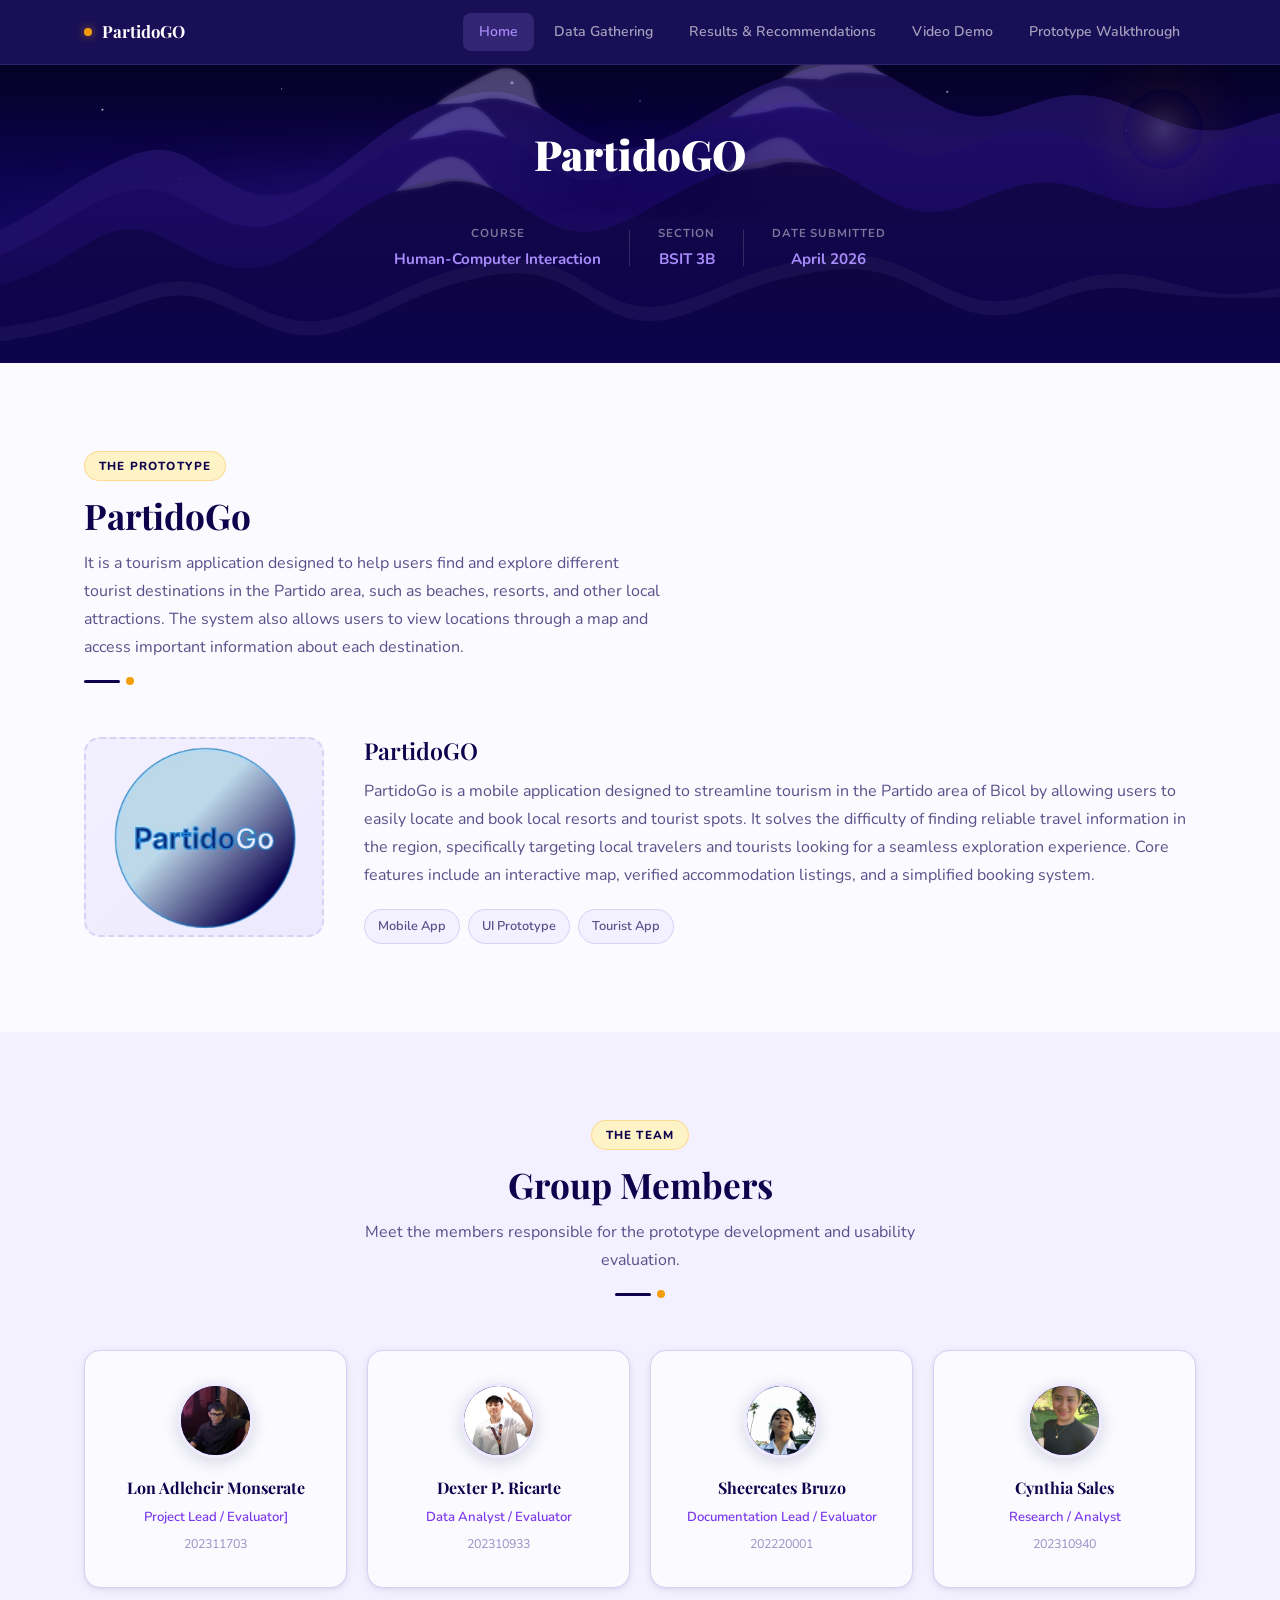
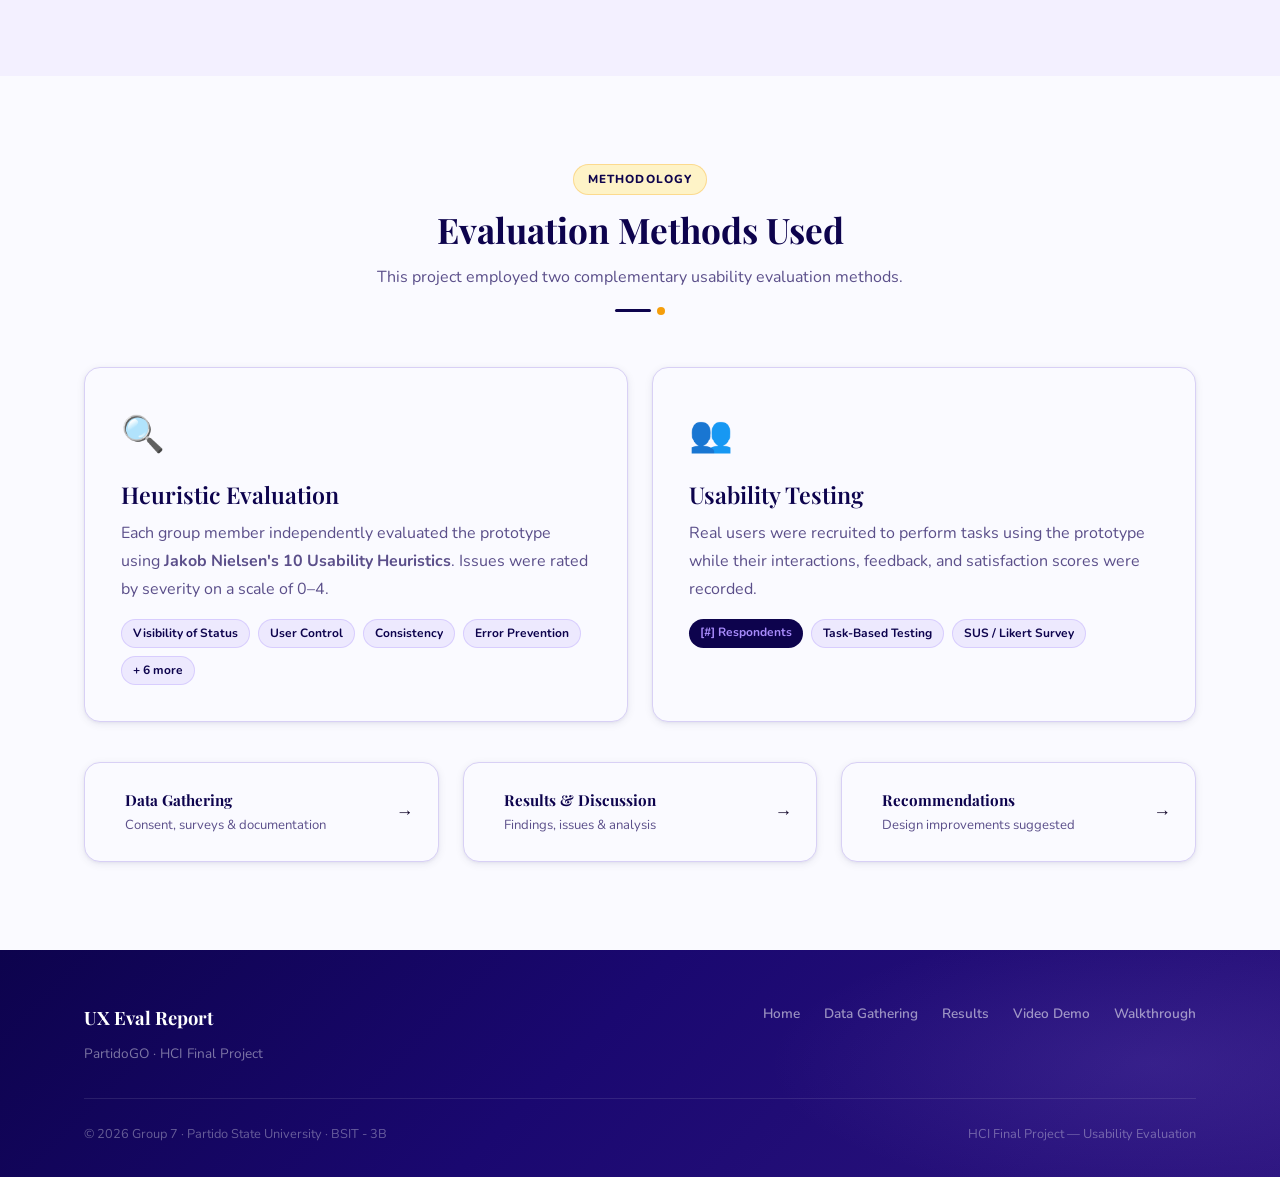
<file: index.html>
<!DOCTYPE html>
<html lang="en">
<head>
  <meta charset="UTF-8">
  <meta name="viewport" content="width=device-width, initial-scale=1.0">
  <title>Home — Usability Evaluation Report</title>
  <link rel="stylesheet" href="style.css">
</head>
<body>

  <!-- ══════════════════ NAVBAR ══════════════════ -->
  <nav class="navbar">
    <div class="nav-container">
      <a href="index.html" class="nav-brand">
        <span class="brand-dot"></span>
        PartidoGO
      </a>
      <div class="nav-links">
        <a href="index.html"                 class="nav-link active">Home</a>
        <a href="data-gathering.html"        class="nav-link">Data Gathering</a>
        <a href="results.html"               class="nav-link">Results &amp; Recommendations</a>
        <a href="video-demo.html"            class="nav-link">Video Demo</a>
        <a href="prototype-walkthrough.html" class="nav-link">Prototype Walkthrough</a>
      </div>
      <button class="nav-toggle" id="navToggle" aria-label="Toggle menu">
        <span></span><span></span><span></span>
      </button>
    </div>
  </nav>

  <!-- ══════════════════ HERO ══════════════════ -->
  <section class="page-hero">

    <!-- Aurora glow -->
    <div class="hero-aurora"></div>

    <!-- Mountain wave layers (SVG) -->
    <div class="hero-mountains">
      <svg viewBox="0 0 1440 340" preserveAspectRatio="none" xmlns="http://www.w3.org/2000/svg">
        <defs>
          <linearGradient id="mtn-far-grad" x1="0" y1="0" x2="0" y2="1">
            <stop offset="0%" stop-color="#2D1A7A" stop-opacity="0.55"/>
            <stop offset="100%" stop-color="#1A0A60" stop-opacity="0.8"/>
          </linearGradient>
          <linearGradient id="mtn-mid-grad" x1="0" y1="0" x2="0" y2="1">
            <stop offset="0%" stop-color="#1E0D6A"/>
            <stop offset="100%" stop-color="#120550"/>
          </linearGradient>
          <linearGradient id="mtn-near-grad" x1="0" y1="0" x2="0" y2="1">
            <stop offset="0%" stop-color="#130747"/>
            <stop offset="100%" stop-color="#0D034D"/>
          </linearGradient>
          <linearGradient id="mtn-front-grad" x1="0" y1="0" x2="0" y2="1">
            <stop offset="0%" stop-color="#0E0540"/>
            <stop offset="100%" stop-color="#0D034D"/>
          </linearGradient>
          <!-- Snow-cap glow for peaks -->
          <filter id="peak-glow">
            <feGaussianBlur stdDeviation="2.5" result="blur"/>
            <feMerge><feMergeNode in="blur"/><feMergeNode in="SourceGraphic"/></feMerge>
          </filter>
        </defs>

        <!-- ── LAYER 1: Farthest mountains (ghostly, high peaks) ── -->
        <g class="mtn-layer-1">
          <path d="
            M-60,340 L-60,210
            C20,195 60,150 120,120
            C160,100 185,92 220,115
            C260,140 290,165 340,145
            C390,125 430,70  490,50
            C540,32  570,28  610,55
            C650,80  680,110 730,95
            C780,78  820,40  880,20
            C930,2   960,-5  1000,18
            C1040,40 1080,75 1130,60
            C1170,48 1200,30 1250,45
            C1300,62 1340,90 1390,75
            C1430,62 1460,50 1500,55
            L1500,340 Z
          " fill="url(#mtn-far-grad)"/>
          <!-- Distant snow-peak highlights -->
          <path d="M490,50 C510,35 530,25 550,15 C565,8 575,6 590,18 C605,30 595,42 610,55 C580,45 555,38 530,48 Z"
                fill="rgba(210,200,255,0.18)" filter="url(#peak-glow)"/>
          <path d="M880,20 C900,5 915,-3 935,-8 C950,-12 962,-10 975,0 C985,8 990,16 1000,18 C975,14 950,10 925,22 Z"
                fill="rgba(210,200,255,0.14)" filter="url(#peak-glow)"/>
        </g>

        <!-- ── LAYER 2: Mid mountains ── -->
        <g class="mtn-layer-2">
          <path d="
            M-80,340 L-80,240
            C0,230  40,200  90,170
            C130,148 160,135 200,155
            C245,177 275,200 320,180
            C370,158 405,110 460,90
            C505,73  535,68  570,88
            C608,110 640,148 690,132
            C735,118 765,85  820,65
            C870,47  900,40  940,60
            C985,82  1015,118 1065,105
            C1105,94 1135,72 1185,82
            C1230,92 1265,120 1310,108
            C1355,96 1385,78 1440,88
            L1440,340 Z
          " fill="url(#mtn-mid-grad)"/>
          <!-- Mid snow caps -->
          <path d="M460,90 C475,76 490,65 508,58 C520,52 530,50 542,58 C552,65 557,76 570,88 C548,80 522,74 498,84 Z"
                fill="rgba(180,165,255,0.16)" filter="url(#peak-glow)"/>
          <path d="M820,65 C836,50 850,40 868,33 C880,28 890,27 902,35 C912,42 918,52 940,60 C917,54 892,48 865,58 Z"
                fill="rgba(180,165,255,0.13)" filter="url(#peak-glow)"/>
        </g>

        <!-- ── LAYER 3: Near mountains (darker, sharper) ── -->
        <g class="mtn-layer-3">
          <path d="
            M-100,340 L-100,270
            C-20,265 30,248 80,218
            C115,196 140,180 180,198
            C225,218 258,248 310,228
            C358,210 392,168 445,148
            C488,132 518,126 555,145
            C595,166 628,205 680,190
            C726,177 758,145 815,126
            C862,110 892,102 935,122
            C982,144 1018,182 1072,168
            C1112,157 1145,130 1198,140
            C1248,150 1280,178 1340,162
            C1390,148 1420,132 1500,140
            L1500,340 Z
          " fill="url(#mtn-near-grad)"/>
          <!-- Snow caps -->
          <path d="M445,148 C460,132 474,120 490,113 C503,108 514,107 526,116 C537,124 542,136 555,145 C534,137 510,131 485,142 Z"
                fill="rgba(220,210,255,0.12)" filter="url(#peak-glow)"/>
          <path d="M815,126 C830,110 845,98 862,91 C874,86 885,85 897,94 C907,102 912,114 935,122 C911,116 885,110 858,121 Z"
                fill="rgba(220,210,255,0.1)" filter="url(#peak-glow)"/>
        </g>

        <!-- ── LAYER 4: Foreground silhouette ridge ── -->
        <path d="
          M-40,340 L-40,305
          C40,298  80,285 130,268
          C168,254 195,240 240,256
          C288,274 322,305 378,290
          C425,277 458,250 515,235
          C560,223 590,218 628,234
          C668,252 700,288 754,275
          C800,264 832,240 890,228
          C938,218 968,214 1010,230
          C1056,248 1090,282 1148,268
          C1190,257 1222,235 1278,242
          C1330,250 1365,274 1430,258
          L1500,245 L1500,340 Z
        " fill="url(#mtn-front-grad)"/>

        <!-- Thin misty fog band at ridge line -->
        <path d="
          M-40,305 C40,298 80,285 130,268 C168,254 195,240 240,256 C288,274 322,305 378,290
          C425,277 458,250 515,235 C560,223 590,218 628,234 C668,252 700,288 754,275
          C800,264 832,240 890,228 C938,218 968,214 1010,230 C1056,248 1090,282 1148,268
          C1190,257 1222,235 1278,242 C1330,250 1365,274 1430,258 L1500,245
          L1500,260 C1430,273 1330,268 1278,258 C1222,250 1190,272 1148,284
          C1090,298 1056,264 1010,246 C968,230 938,234 890,244
          C832,256 800,280 754,291 C700,304 668,268 628,250
          C590,234 560,239 515,251 C458,266 425,293 378,306
          C322,321 288,290 240,272 C195,256 168,270 130,284
          C80,301 40,314 -40,321 Z
        " fill="rgba(167,139,250,0.07)"/>

      </svg>
    </div>

    <div class="container">
      <div class="hero-content hero-centered">
        

        <!-- ✏️ EDIT: Change the title to your actual prototype name -->
        <h1>PartidoGO</h1>

        <!-- ✏️ EDIT: Short description of what your app does -->
        <p>
          <!-- [Short description of what your app does] -->
        </p>

        <div class="hero-meta hero-meta-centered">
          <!-- ✏️ EDIT: Your course/subject -->
          <div class="hero-meta-item">
            <span class="hero-meta-label">Course</span>
            <span class="hero-meta-value">Human-Computer Interaction</span>
          </div>
          <div class="hero-divider"></div>
          <!-- ✏️ EDIT: Your section -->
          <div class="hero-meta-item">
            <span class="hero-meta-label">Section</span>
            <span class="hero-meta-value">BSIT 3B</span>
          </div>
          <div class="hero-divider"></div>
          <!-- ✏️ EDIT: Submission date -->
          <div class="hero-meta-item">
            <span class="hero-meta-label">Date Submitted</span>
            <span class="hero-meta-value">April 2026</span>
          </div>
        </div>
      </div>
    </div>
  </section>

  <!-- ══════════════════ PROTOTYPE OVERVIEW ══════════════════ -->
  <section class="section">
    <div class="container">
      <div class="section-header">
        <span class="section-tag">The Prototype</span>
        <h2>PartidoGo</h2>
        <p>It is a tourism application
designed to help users find and explore different tourist destinations in the Partido area, such as
beaches, resorts, and other local attractions.
 The system also allows users to view locations through a map and access important information about each destination.
 </p>
        <div class="section-divider"></div>
      </div>

      <!-- ✏️ EDIT: Fill in your prototype details -->
      <div class="prototype-showcase fade-up">
        <div class="prototype-img">
          <!-- OPTION A: Replace this with an <img> tag pointing to your screenshot -->
          <!-- <img src="assets/images/prototype-screenshot.png" alt="App Screenshot"> -->
          <!-- OPTION B: Keep this placeholder text until you have the image -->
          <div style="text-align:center; padding:16px;">
            
            <img src="assets/images/PartidoGOLogo.png" alt="App Screenshot">
          </div>
        </div>

        <div class="prototype-info">
          <!-- ✏️ EDIT -->
          <h3>PartidoGO</h3>
          <p>
            <!-- ✏️ EDIT: Describe your app here (2–4 sentences) -->
            PartidoGo is a mobile application designed to streamline tourism in the Partido area of Bicol by allowing users to 
            easily locate and book local resorts and tourist spots. It solves the difficulty of finding reliable travel 
            information in the region, specifically targeting local travelers and tourists looking for a seamless exploration 
            experience. Core features include an interactive map, 
            verified accommodation listings, and a simplified booking system.
          </p>
          <div class="prototype-tags">
            <!-- ✏️ EDIT: Add relevant tags for your app -->
            <span class="tag"> Mobile App</span>
            <span class="tag"> UI Prototype</span>
            <span class="tag"> Tourist App</span>
            
          </div>
        </div>
      </div>

    </div>
  </section>

  <!-- ══════════════════ GROUP MEMBERS ══════════════════ -->
  <section class="section" style="background: var(--surface);">
    <div class="container">
      <div class="section-header center">
        <span class="section-tag">The Team</span>
        <h2>Group Members</h2>
        <p>Meet the members responsible for the prototype development and usability evaluation.</p>
        <div class="section-divider"></div>
      </div>

      <!-- ✏️ EDIT: Add or remove member cards. Duplicate the card block for more members. -->
      <div class="grid-4" style="gap:20px;">

        <!-- MEMBER 1 -->
        <div class="card member-card fade-up">
          <div class="member-avatar">
            <!-- OPTION A: Replace with your actual photo -->
             <img src="assets/images/LON.jpg" alt="Member 1">
            <!-- OPTION B: Initials placeholder (change "AB" to first & last initial) -->
            
          </div>
          <div class="member-name">Lon Adlehcir Monserate</div>
          <div class="member-role">Project Lead / Evaluator]</div>
          <div class="member-id">202311703</div>
        </div>

        <!-- MEMBER 2 -->
        <div class="card member-card fade-up">
          <div class="member-avatar">
            <img src="assets/images/DEXTER.png" alt="Member 2">
            </div>
          <div class="member-name">Dexter P. Ricarte</div>
          <div class="member-role">Data Analyst / Evaluator</div>
          <div class="member-id">202310933</div>
        </div>

        <!-- MEMBER 3 -->
        <div class="card member-card fade-up">
          <div class="member-avatar">
            <img src="assets/images/SHELEECATES.jpg" alt="Member 3">
          </div>
          <div class="member-name">Sheercates Bruzo</div>
          <div class="member-role">Documentation Lead / Evaluator</div>
          <div class="member-id">202220001</div>
        </div>

        <!-- MEMBER 4 -->
        <div class="card member-card fade-up">
          <div class="member-avatar">
            <img src="assets/images/CYNTHIA.jpg" alt="Member 4">
          </div>
          <div class="member-name">Cynthia Sales</div>
          <div class="member-role">Research / Analyst</div>
          <div class="member-id">202310940</div>
        </div>

        <!-- MEMBER 5 (if needed) -->
        <!-- Copy and paste this block to add more members -->
        <!--
        <div class="card member-card fade-up">
          <div class="member-avatar">IJ</div>
          <div class="member-name">[Full Name 5]</div>
          <div class="member-role">[Role / Position]</div>
          <div class="member-id">[Student ID]</div>
        </div>
        -->

      </div>
    </div>
  </section>

  <!-- ══════════════════ EVALUATION OVERVIEW ══════════════════ -->
  <section class="section">
    <div class="container">
      <div class="section-header center">
        <span class="section-tag">Methodology</span>
        <h2>Evaluation Methods Used</h2>
        <p>This project employed two complementary usability evaluation methods.</p>
        <div class="section-divider"></div>
      </div>

      <div class="grid-2 fade-up">
        <!-- Method 1 -->
        <div class="card" style="padding: 36px;">
          <div style="font-size: 2.2rem; margin-bottom: 16px;">🔍</div>
          <h3 style="margin-bottom: 10px;">Heuristic Evaluation</h3>
          <p style="margin-bottom: 16px;">
            Each group member independently evaluated the prototype using
            <strong style="color: var(--navy);">Jakob Nielsen's 10 Usability Heuristics</strong>.
            Issues were rated by severity on a scale of 0–4.
          </p>
          <div style="display:flex; flex-wrap:wrap; gap:8px; margin-top:16px;">
            <span class="badge badge-blue">Visibility of Status</span>
            <span class="badge badge-blue">User Control</span>
            <span class="badge badge-blue">Consistency</span>
            <span class="badge badge-blue">Error Prevention</span>
            <span class="badge badge-blue">+ 6 more</span>
          </div>
        </div>

        <!-- Method 2 -->
        <div class="card" style="padding: 36px;">
          <div style="font-size: 2.2rem; margin-bottom: 16px;">👥</div>
          <h3 style="margin-bottom: 10px;">Usability Testing</h3>
          <p style="margin-bottom: 16px;">
            Real users were recruited to perform tasks using the prototype while
            their interactions, feedback, and satisfaction scores were recorded.
          </p>
          <div style="display:flex; flex-wrap:wrap; gap:8px; margin-top:16px;">
            <!-- ✏️ EDIT: Update the number of respondents -->
            <span class="badge badge-navy">[#] Respondents</span>
            <span class="badge badge-blue">Task-Based Testing</span>
            <span class="badge badge-blue">SUS / Likert Survey</span>
          </div>
        </div>
      </div>

      <!-- Quick Nav Tiles -->
      <div class="grid-3 mt-4">
        <a href="data-gathering.html" class="card fade-up" style="padding: 24px; display:flex; align-items:center; gap:16px; text-decoration:none; cursor:pointer;">
          <div style="font-size:1.8rem;"></div>
          <div>
            <div class="fw-700 font-sora text-navy" style="font-size:.95rem;">Data Gathering</div>
            <div class="text-muted" style="font-size:.82rem;">Consent, surveys &amp; documentation</div>
          </div>
          <span style="margin-left:auto; color:var(--blue); font-size:1.1rem;">→</span>
        </a>
        <a href="results.html" class="card fade-up" style="padding: 24px; display:flex; align-items:center; gap:16px; text-decoration:none; cursor:pointer;">
          <div style="font-size:1.8rem;"></div>
          <div>
            <div class="fw-700 font-sora text-navy" style="font-size:.95rem;">Results &amp; Discussion</div>
            <div class="text-muted" style="font-size:.82rem;">Findings, issues &amp; analysis</div>
          </div>
          <span style="margin-left:auto; color:var(--blue); font-size:1.1rem;">→</span>
        </a>
        <a href="results.html#recommendations" class="card fade-up" style="padding: 24px; display:flex; align-items:center; gap:16px; text-decoration:none; cursor:pointer;">
          <div style="font-size:1.8rem;"></div>
          <div>
            <div class="fw-700 font-sora text-navy" style="font-size:.95rem;">Recommendations</div>
            <div class="text-muted" style="font-size:.82rem;">Design improvements suggested</div>
          </div>
          <span style="margin-left:auto; color:var(--blue); font-size:1.1rem;">→</span>
        </a>
      </div>

    </div>
  </section>

  <!-- ══════════════════ FOOTER ══════════════════ -->
  <footer class="footer">
    <div class="footer-inner">
      <div class="footer-top">
        <div>
          <div class="footer-brand">UX Eval Report</div>
          <div class="footer-sub">PartidoGO · HCI Final Project</div>
        </div>
        <nav class="footer-nav">
          <a href="index.html">Home</a>
          <a href="data-gathering.html">Data Gathering</a>
          <a href="results.html">Results</a>
          <a href="video-demo.html">Video Demo</a>
          <a href="prototype-walkthrough.html">Walkthrough</a>
        </nav>
      </div>
      <div class="footer-bottom">
        <span class="footer-copy">© 2026 Group 7 · Partido State University · BSIT - 3B</span>
        <span class="footer-copy">HCI Final Project — Usability Evaluation</span>
      </div>
    </div>
  </footer>

  <script src="js/main.js"></script>
</body>
</html>
</file>
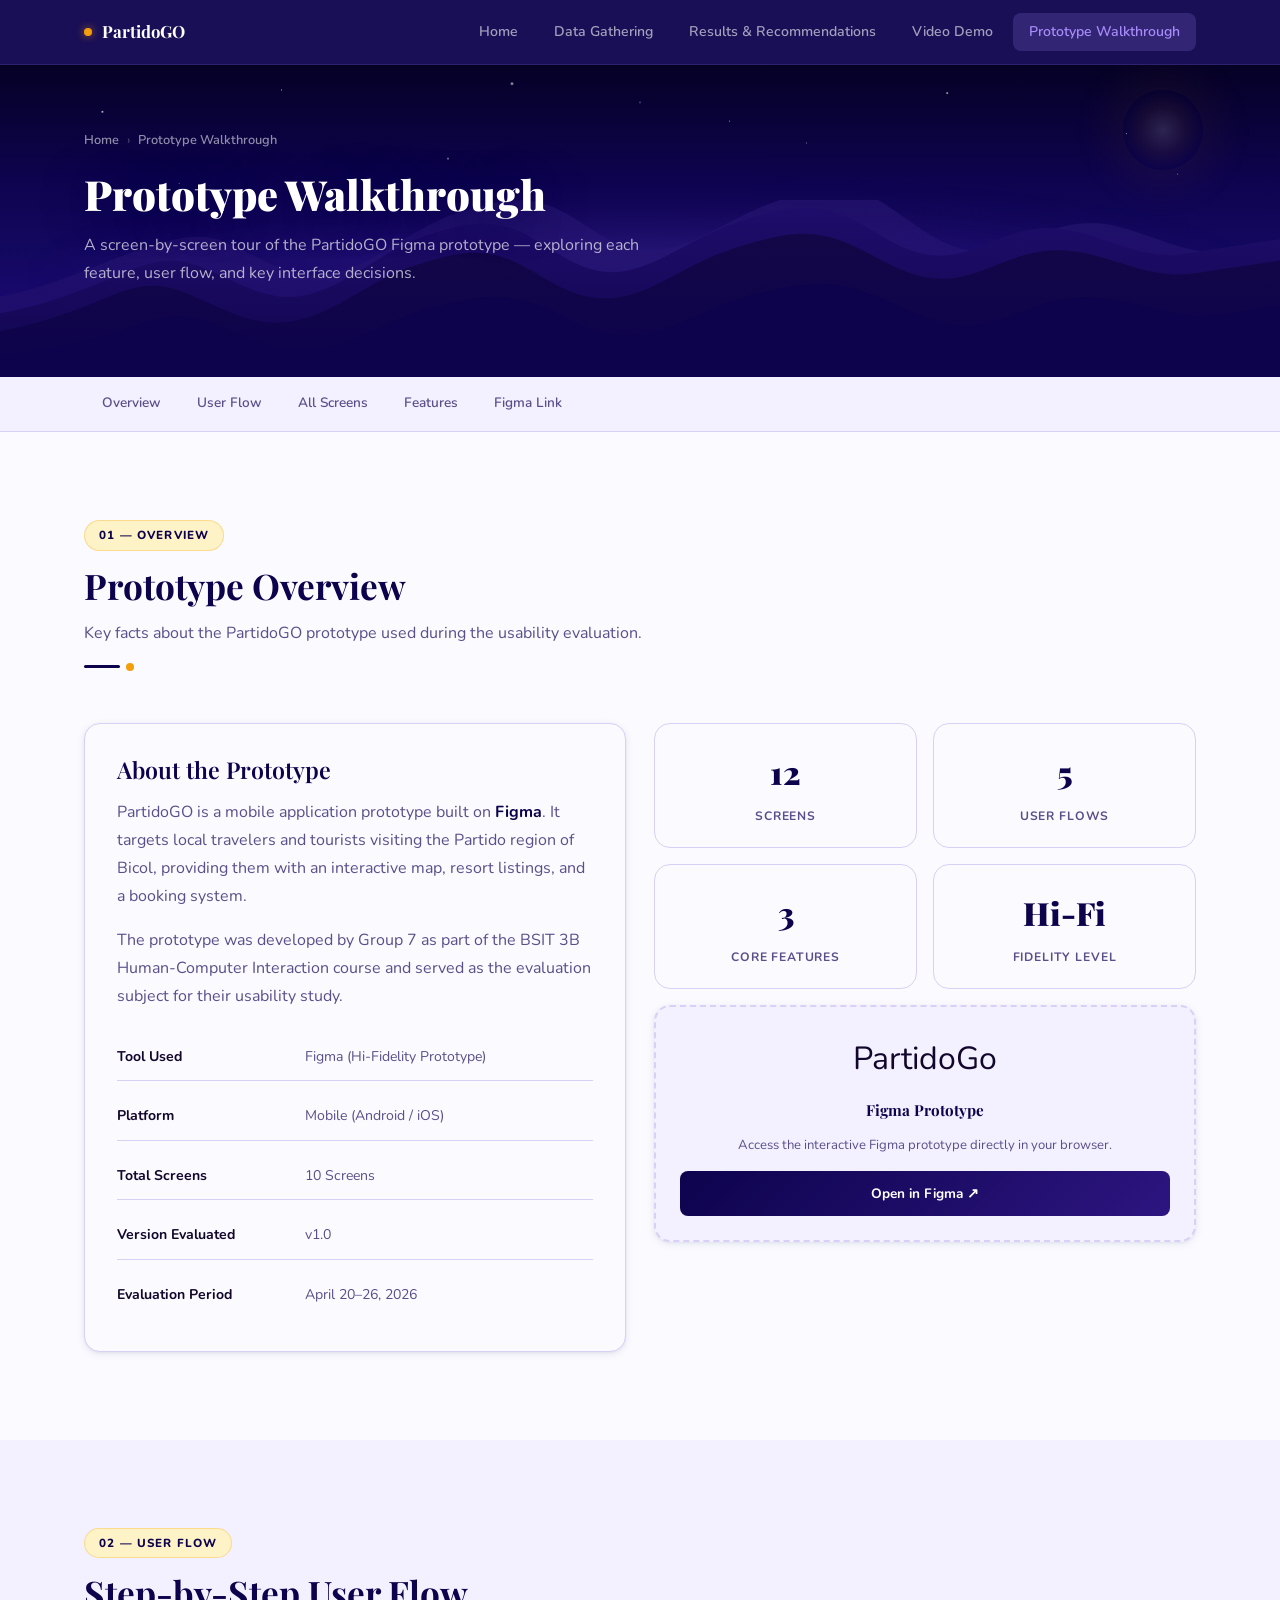
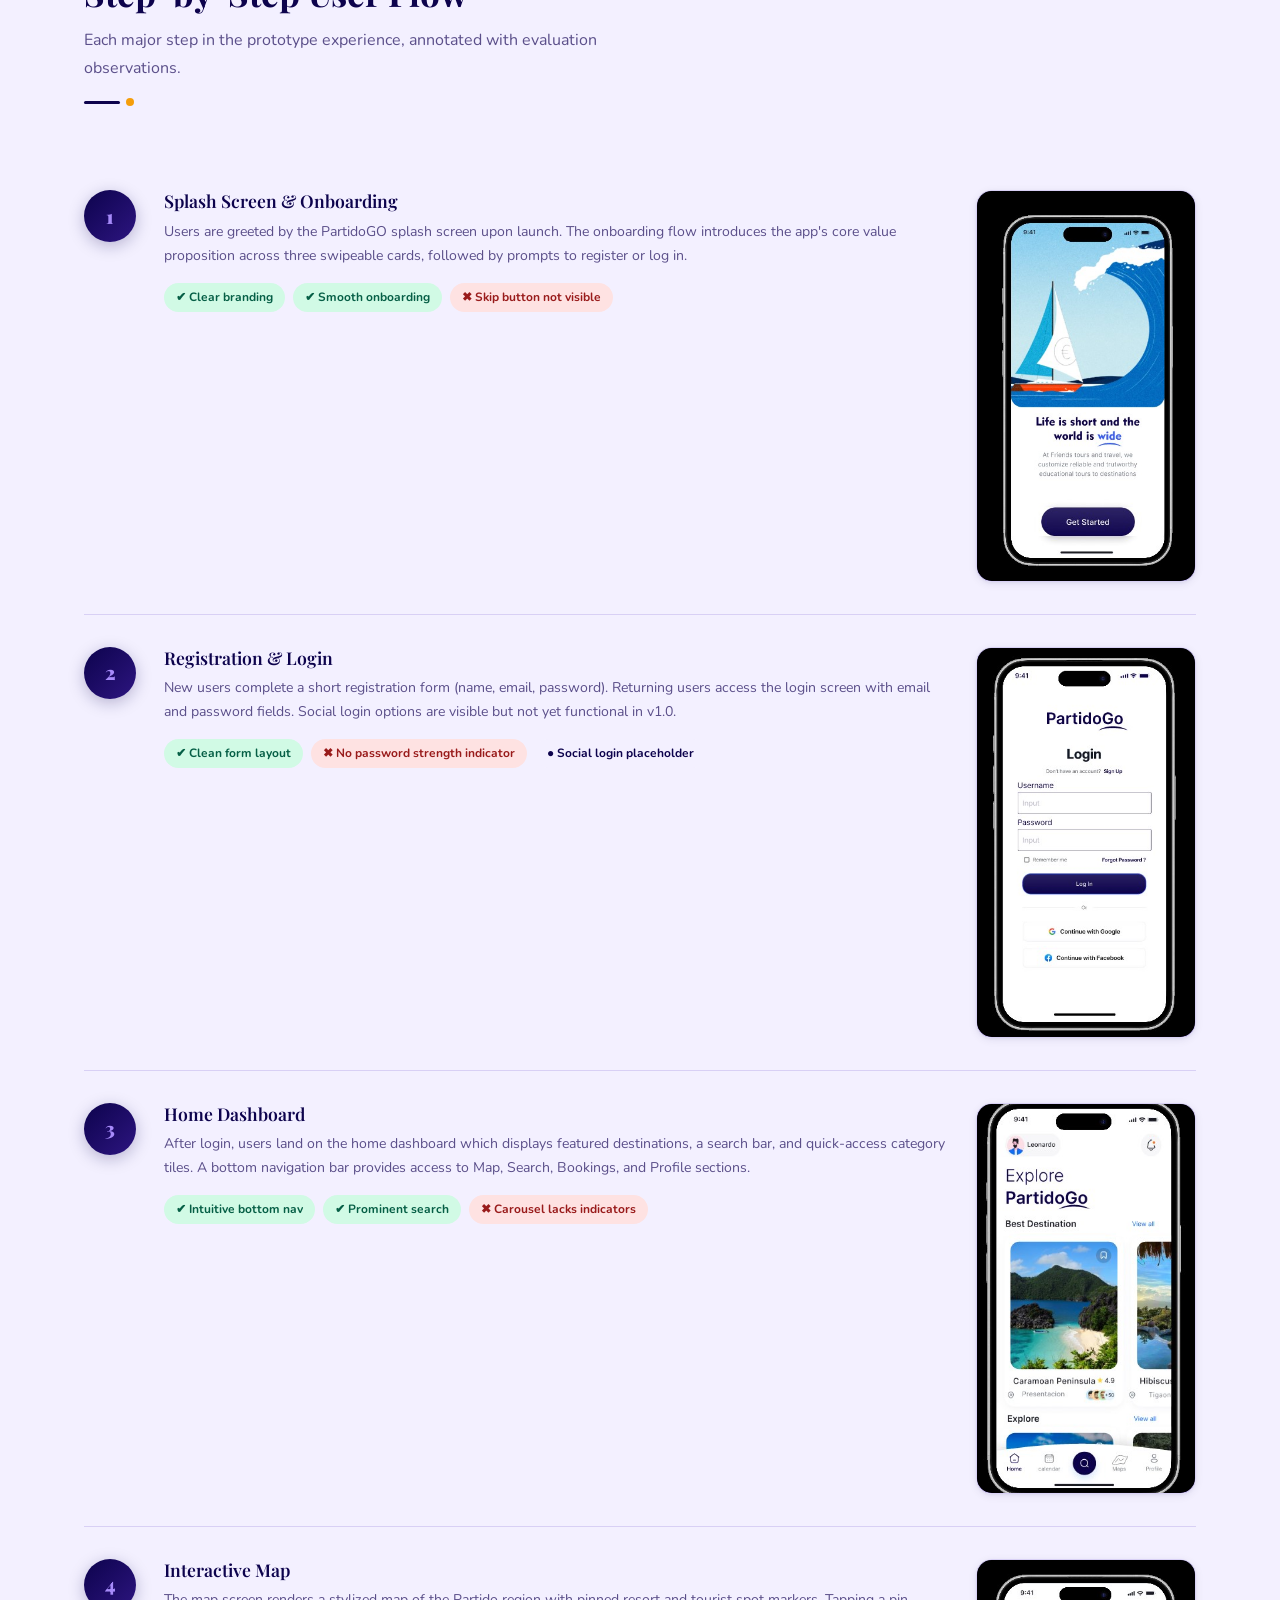
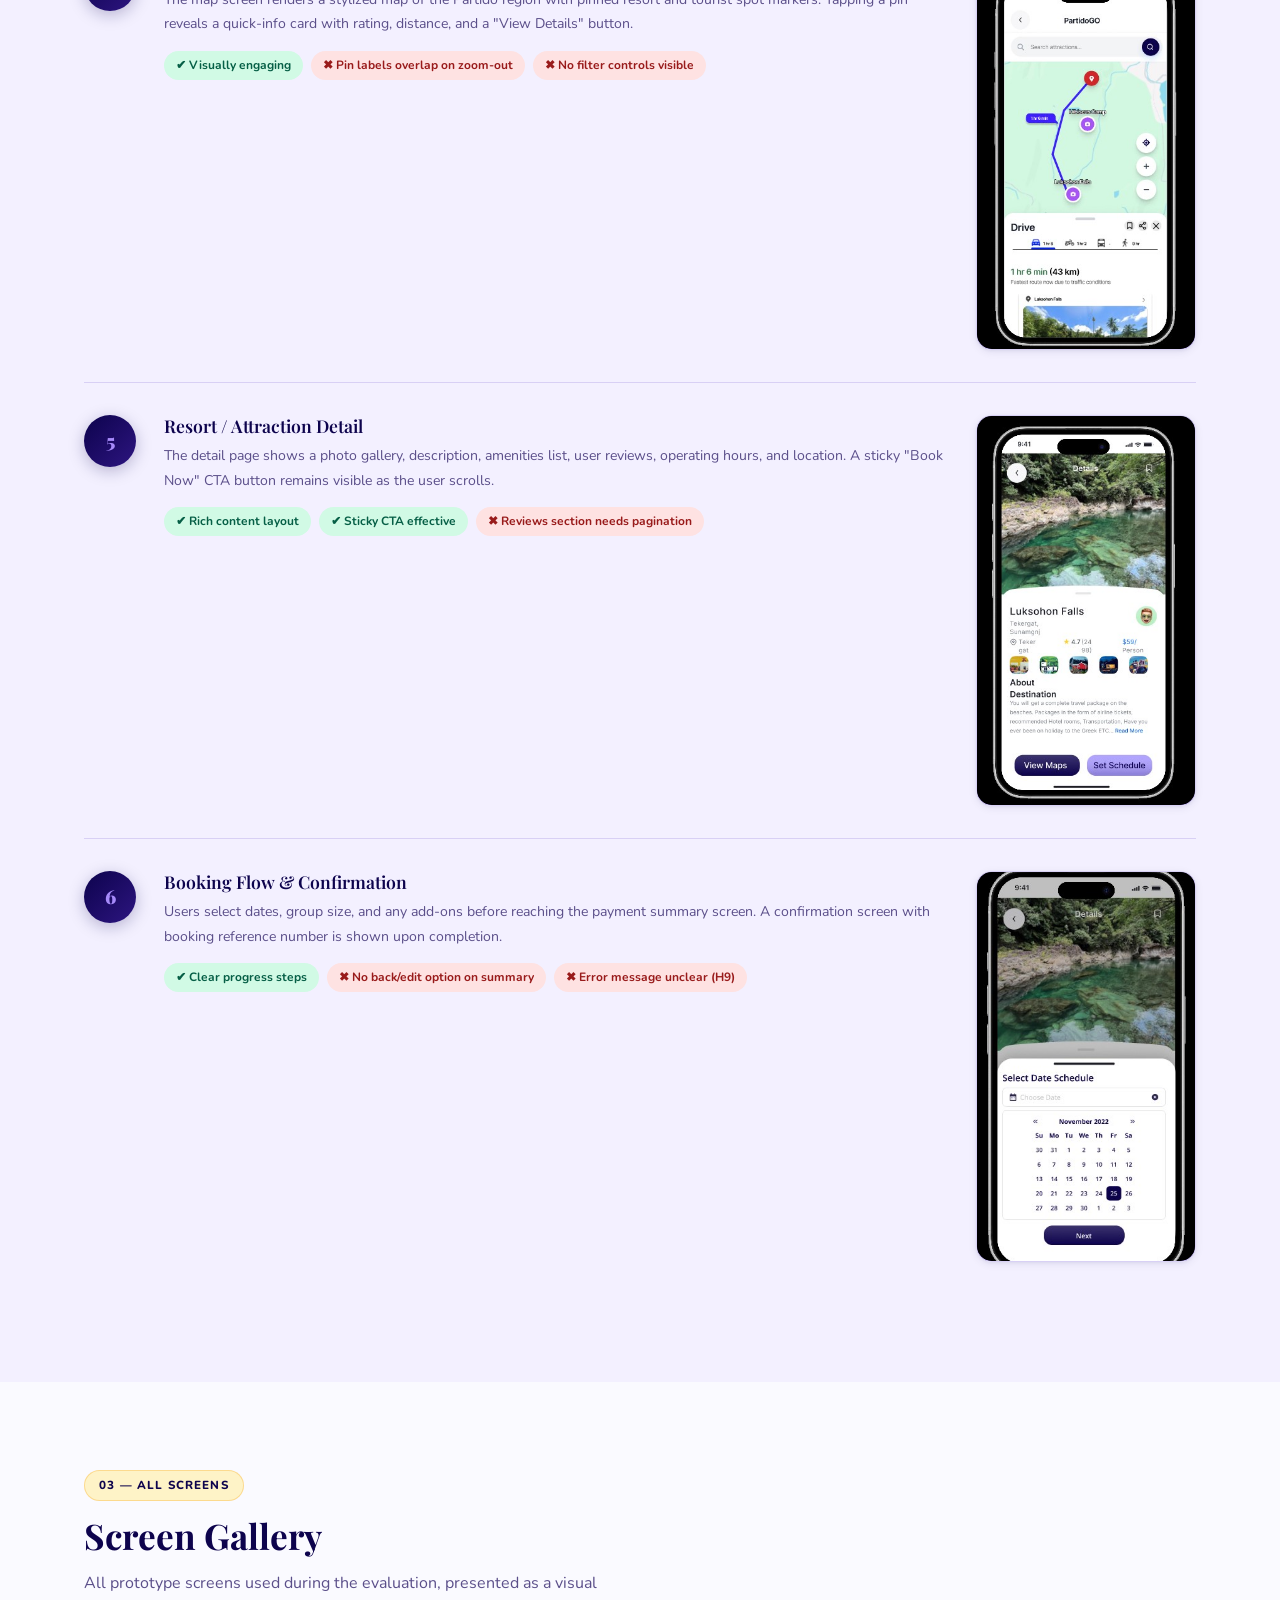
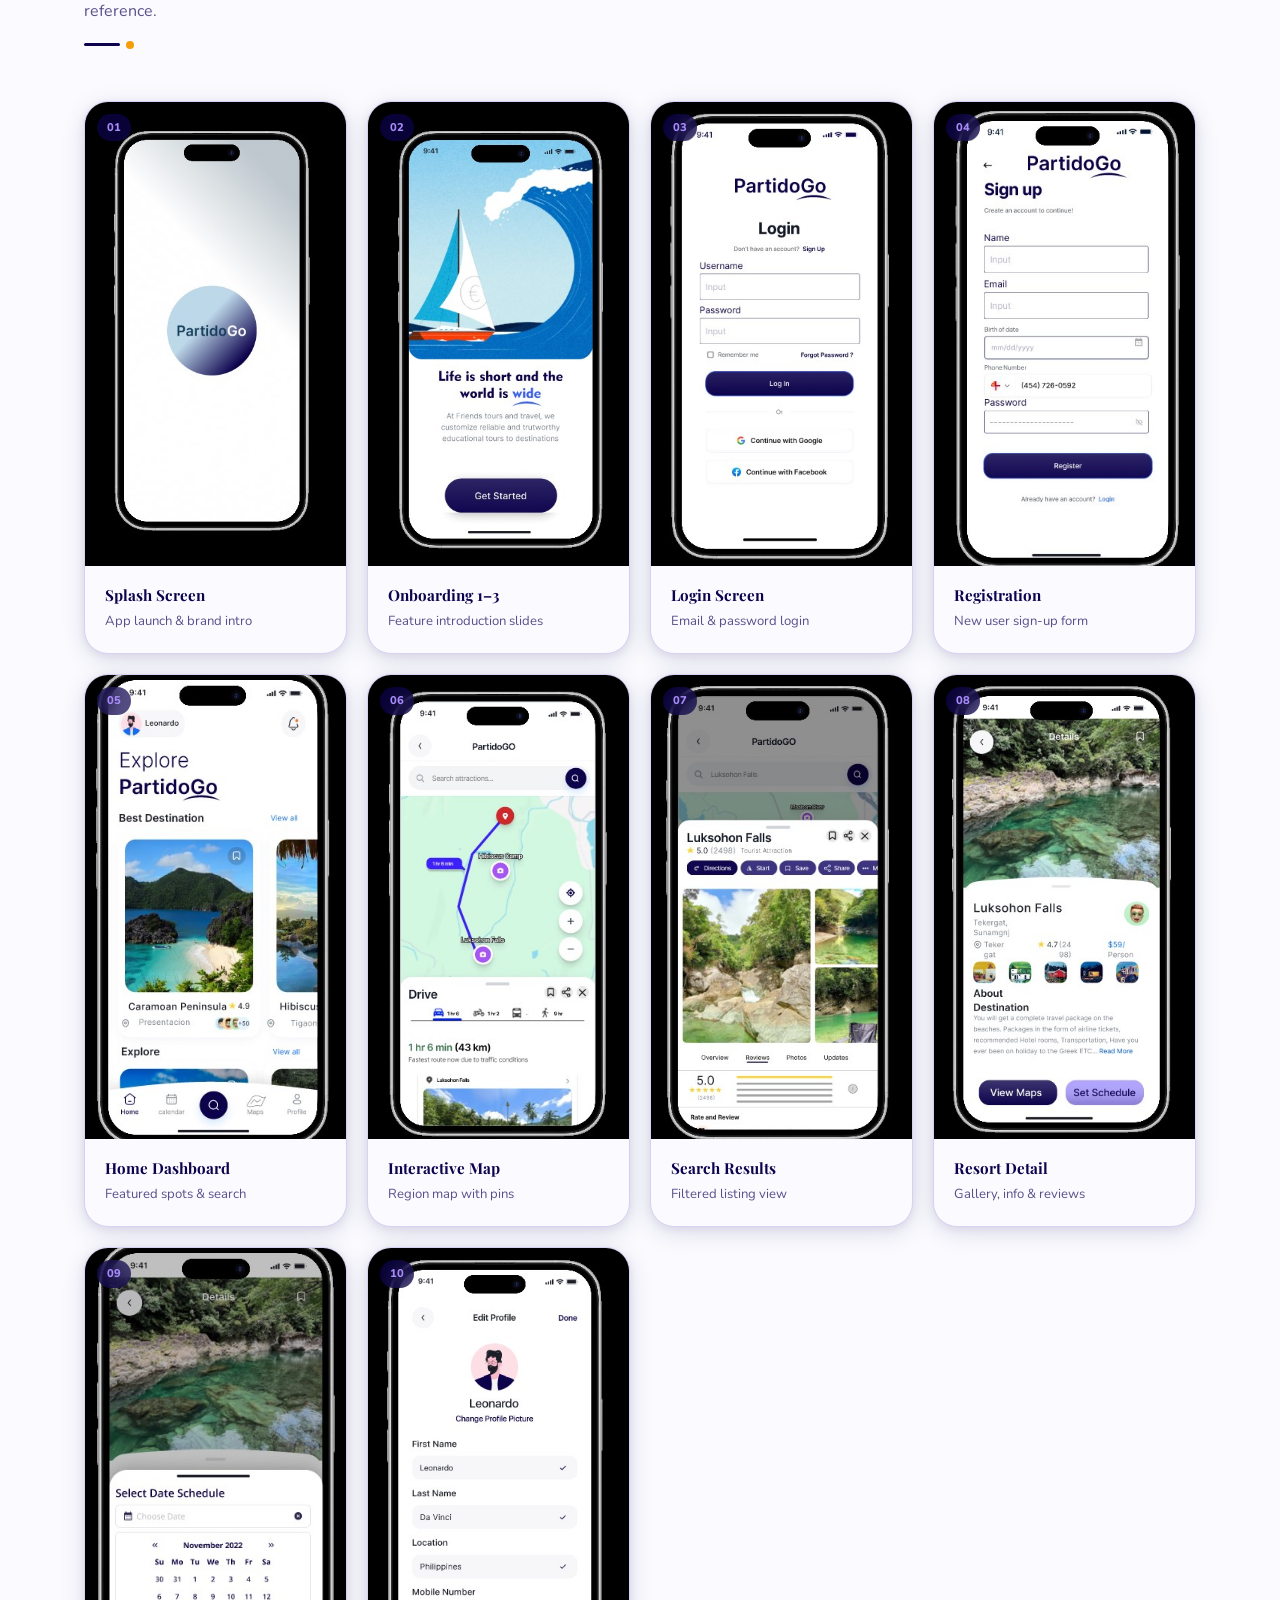
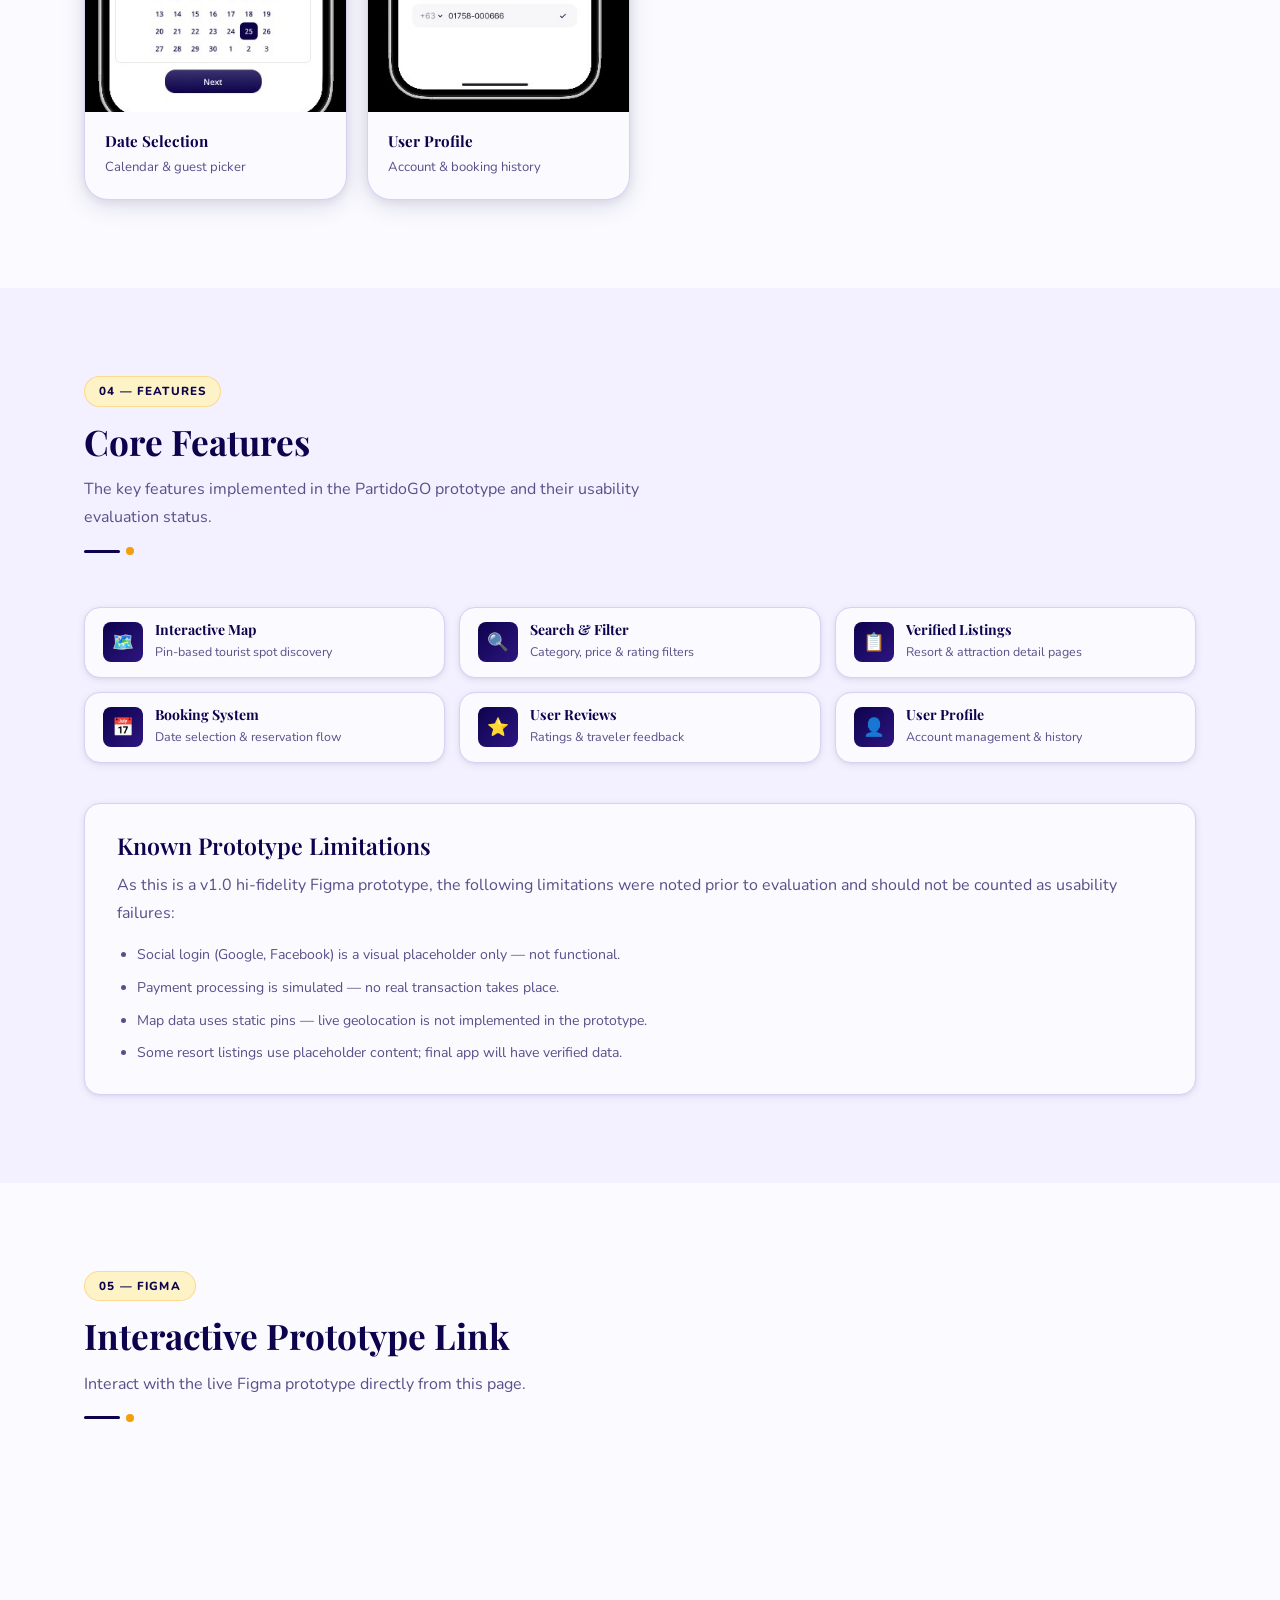
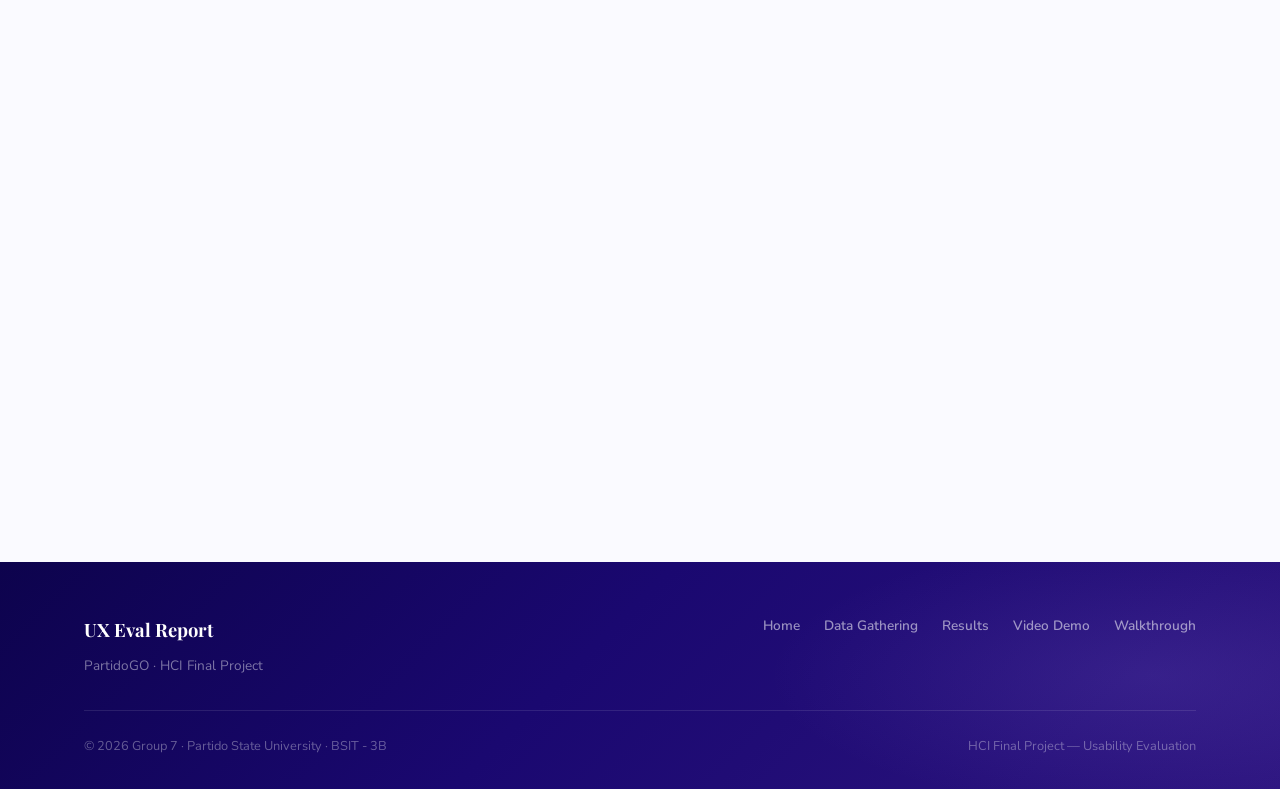
<file: prototype-walkthrough.html>
<!DOCTYPE html>
<html lang="en">
<head>
  <meta charset="UTF-8">
  <meta name="viewport" content="width=device-width, initial-scale=1.0">
  <title>Prototype Walkthrough — PartidoGO Usability Evaluation</title>
  <link rel="stylesheet" href="style.css">
  <style>
    /* ── WALKTHROUGH PAGE EXTRAS ───────────────────────────── */

    /* Screen showcase card */
    .screen-card {
      border-radius: var(--radius-lg);
      overflow: hidden;
      border: 1px solid var(--border);
      box-shadow: var(--shadow-md);
      transition: var(--transition);
      background: var(--bg);
    }
    .screen-card:hover { transform: translateY(-4px); box-shadow: var(--shadow-lg); }

    .screen-mockup {
      width: 100%;
      aspect-ratio: 9/16;
      background: linear-gradient(160deg, #130747 0%, #2D1580 50%, #1A0870 100%);
      display: flex; align-items: center; justify-content: center;
      font-size: 3rem;
      position: relative;
      overflow: hidden;
    }
    .screen-mockup img {
      width: 100%; height: 100%;
      object-fit: cover;
      display: block;
    }
    .screen-number {
      position: absolute;
      top: 12px; left: 12px;
      background: rgba(13,3,77,.7);
      color: var(--lavender);
      font-size: .7rem; font-weight: 800;
      padding: 4px 10px;
      border-radius: 100px;
      backdrop-filter: blur(8px);
    }
    .screen-info {
      padding: 20px;
    }
    .screen-info h4 { margin-bottom: 6px; font-size: .95rem; }
    .screen-info p  { font-size: .82rem; color: var(--text-muted); }

    /* Step-by-step flow row */
    .flow-step {
      display: flex;
      gap: 28px;
      align-items: flex-start;
      padding: 32px 0;
      border-bottom: 1px solid var(--border);
    }
    .flow-step:last-child { border-bottom: none; }
    .flow-step-num {
      min-width: 52px; height: 52px;
      background: var(--grad-card);
      border-radius: 50%;
      display: flex; align-items: center; justify-content: center;
      color: var(--lavender);
      font-family: 'Playfair Display', serif;
      font-weight: 900; font-size: 1.2rem;
      box-shadow: 0 4px 16px rgba(13,3,77,.25);
      flex-shrink: 0;
    }
    .flow-step-body { flex: 1; }
    .flow-step-body h3 { margin-bottom: 8px; font-size: 1.1rem; }
    .flow-step-body p  { font-size: .88rem; margin-bottom: 14px; }
    .flow-step-img {
      min-width: 180px; max-width: 220px;
      aspect-ratio: 9/16;
      border-radius: var(--radius-md);
      background: linear-gradient(160deg, #130747 0%, #2D1580 100%);
      border: 1px solid var(--border);
      display: flex; align-items: center; justify-content: center;
      font-size: 2.5rem;
      flex-shrink: 0;
      overflow: hidden;
      box-shadow: var(--shadow-sm);
    }
    .flow-step-img img {
      width: 100%; height: 100%;
      object-fit: cover;
    }

    /* Observation tags */
    .obs-tag {
      display: inline-flex; align-items: center; gap: 6px;
      padding: 4px 12px;
      font-size: .75rem; font-weight: 700;
      border-radius: 100px;
    }
    .obs-positive { background: #D1FAE5; color: #065F46; }
    .obs-issue    { background: #FEE2E2; color: #991B1B; }
    .obs-neutral  { background: var(--surface); color: var(--indigo-deep); }

    /* Feature feature grid */
    .feature-pill {
      display: flex; align-items: center; gap: 12px;
      padding: 14px 18px;
      border-radius: var(--radius-md);
      background: var(--bg);
      border: 1px solid var(--border);
      box-shadow: var(--shadow-sm);
      transition: var(--transition);
    }
    .feature-pill:hover { border-color: var(--lavender); transform: translateY(-2px); }
    .feature-pill-icon {
      width: 40px; height: 40px;
      border-radius: var(--radius-sm);
      background: var(--grad-card);
      display: flex; align-items: center; justify-content: center;
      font-size: 1.1rem; flex-shrink: 0;
    }
    .feature-pill h4 { font-size: .88rem; margin-bottom: 2px; }
    .feature-pill p  { font-size: .78rem; color: var(--text-muted); }

    @media (max-width: 768px) {
      .flow-step { flex-direction: column; }
      .flow-step-img { width: 100%; max-width: 100%; min-width: unset; aspect-ratio: 16/9; }
      .screen-mockup { aspect-ratio: 16/9; }
    }
  </style>
</head>
<body>

  <!-- ══════════════════ NAVBAR ══════════════════ -->
  <nav class="navbar">
    <div class="nav-container">
      <a href="index.html" class="nav-brand">
        <span class="brand-dot"></span>
        PartidoGO
      </a>
      <div class="nav-links">
        <a href="index.html"                    class="nav-link">Home</a>
        <a href="data-gathering.html"           class="nav-link">Data Gathering</a>
        <a href="results.html"                  class="nav-link">Results &amp; Recommendations</a>
        <a href="video-demo.html"               class="nav-link">Video Demo</a>
        <a href="prototype-walkthrough.html"    class="nav-link active">Prototype Walkthrough</a>
      </div>
      <button class="nav-toggle" id="navToggle" aria-label="Toggle menu">
        <span></span><span></span><span></span>
      </button>
    </div>
  </nav>

  <!-- ══════════════════ PAGE HERO ══════════════════ -->
  <section class="page-hero">
    <div class="page-hero-aurora"></div>
    <div class="page-hero-mountains">
      <svg viewBox="0 0 1440 200" preserveAspectRatio="none" xmlns="http://www.w3.org/2000/svg">
        <defs>
          <linearGradient id="ph-far" x1="0" y1="0" x2="0" y2="1">
            <stop offset="0%" stop-color="#2D1A7A" stop-opacity=".5"/>
            <stop offset="100%" stop-color="#1A0A60" stop-opacity=".75"/>
          </linearGradient>
          <linearGradient id="ph-mid" x1="0" y1="0" x2="0" y2="1">
            <stop offset="0%" stop-color="#1E0D6A"/>
            <stop offset="100%" stop-color="#120550"/>
          </linearGradient>
          <linearGradient id="ph-near" x1="0" y1="0" x2="0" y2="1">
            <stop offset="0%" stop-color="#130747"/>
            <stop offset="100%" stop-color="#0D034D"/>
          </linearGradient>
          <filter id="ph-glow"><feGaussianBlur stdDeviation="2" result="b"/><feMerge><feMergeNode in="b"/><feMergeNode in="SourceGraphic"/></feMerge></filter>
        </defs>
        <g class="mtn-layer-1">
          <path d="M-40,200 L-40,115 C50,105 100,75 160,55 C205,40 230,35 265,52 C305,72 335,95 385,80 C435,64 470,25 530,10 C572,-2 600,-6 638,16 C674,36 705,68 755,54 C800,42 835,10 895,-5 C938,-16 965,-18 1000,8 C1038,32 1072,68 1125,55 C1165,44 1198,18 1250,28 C1305,40 1340,68 1395,55 L1480,42 L1480,200 Z" fill="url(#ph-far)"/>
        </g>
        <g class="mtn-layer-2">
          <path d="M-60,200 L-60,135 C30,128 75,108 125,88 C162,72 188,60 228,76 C272,94 305,120 355,104 C400,90 432,55 485,38 C526,25 554,20 590,38 C628,57 660,92 712,78 C756,66 787,36 845,20 C888,8 916,3 955,20 C994,38 1025,72 1080,60 C1118,50 1150,24 1202,34 C1255,44 1290,72 1348,58 L1480,38 L1480,200 Z" fill="url(#ph-mid)"/>
        </g>
        <g class="mtn-layer-3">
          <path d="M-80,200 L-80,158 C10,150 55,136 105,116 C142,100 168,88 208,104 C254,122 288,148 340,134 C386,122 418,88 472,72 C514,58 543,53 580,70 C618,88 650,120 704,108 C748,97 780,66 840,50 C884,37 912,32 952,48 C994,65 1028,98 1084,86 C1124,76 1156,50 1210,58 C1264,66 1298,94 1360,80 L1480,62 L1480,200 Z" fill="url(#ph-near)"/>
        </g>
        <path d="M-40,200 L-40,178 C45,172 90,160 138,146 C173,135 198,124 238,138 C282,153 314,178 368,166 C412,155 444,130 498,118 C540,108 568,104 606,118 C644,133 676,162 730,150 C774,140 806,114 865,102 C908,93 937,90 978,105 C1020,120 1054,150 1112,138 C1152,128 1184,104 1240,110 C1295,116 1328,140 1392,126 L1480,112 L1480,200 Z" fill="#0D034D"/>
      </svg>
    </div>
    <div class="container">
      <div class="page-hero-content">
        <div class="breadcrumb">
          <a href="index.html">Home</a>
          <span class="sep">›</span>
          <span>Prototype Walkthrough</span>
        </div>
        <h1>Prototype Walkthrough</h1>
        <p>A screen-by-screen tour of the PartidoGO Figma prototype — exploring each feature, user flow, and key interface decisions.</p>
      </div>
    </div>
  </section>

  <!-- ══════════════════ SECTION NAV ══════════════════ -->
  <div style="background: var(--surface); border-bottom: 1px solid var(--border); position: sticky; top: 64px; z-index: 90;">
    <div class="container">
      <div style="display:flex; gap:0; overflow-x:auto;">
        <a href="#overview"   style="padding:14px 18px; font-size:.85rem; font-weight:600; color:var(--text-muted); white-space:nowrap; border-bottom:2px solid transparent; transition:var(--transition);" onmouseover="this.style.color='var(--blue)'" onmouseout="this.style.color='var(--text-muted)'">Overview</a>
        <a href="#flow"       style="padding:14px 18px; font-size:.85rem; font-weight:600; color:var(--text-muted); white-space:nowrap; border-bottom:2px solid transparent; transition:var(--transition);" onmouseover="this.style.color='var(--blue)'" onmouseout="this.style.color='var(--text-muted)'">User Flow</a>
        <a href="#screens"    style="padding:14px 18px; font-size:.85rem; font-weight:600; color:var(--text-muted); white-space:nowrap; border-bottom:2px solid transparent; transition:var(--transition);" onmouseover="this.style.color='var(--blue)'" onmouseout="this.style.color='var(--text-muted)'">All Screens</a>
        <a href="#features"   style="padding:14px 18px; font-size:.85rem; font-weight:600; color:var(--text-muted); white-space:nowrap; border-bottom:2px solid transparent; transition:var(--transition);" onmouseover="this.style.color='var(--blue)'" onmouseout="this.style.color='var(--text-muted)'">Features</a>
        <a href="#figma-link" style="padding:14px 18px; font-size:.85rem; font-weight:600; color:var(--text-muted); white-space:nowrap; border-bottom:2px solid transparent; transition:var(--transition);" onmouseover="this.style.color='var(--blue)'" onmouseout="this.style.color='var(--text-muted)'">Figma Link</a>
      </div>
    </div>
  </div>

  <!-- ══════════════════ 1. OVERVIEW ══════════════════ -->
  <section class="section" id="overview">
    <div class="container">
      <div class="section-header">
        <span class="section-tag">01 — Overview</span>
        <h2>Prototype Overview</h2>
        <p>Key facts about the PartidoGO prototype used during the usability evaluation.</p>
        <div class="section-divider"></div>
      </div>

      <div class="grid-2 fade-up" style="gap:28px; align-items:start;">
        <!-- Left: description -->
        <div>
          <div class="card" style="padding:32px;">
            <h3 style="margin-bottom:14px;">About the Prototype</h3>
            <!-- ✏️ EDIT: Update with your actual prototype details -->
            <p style="margin-bottom:16px;">
              PartidoGO is a mobile application prototype built on <strong style="color:var(--indigo-deep);">Figma</strong>. 
              It targets local travelers and tourists visiting the Partido region of Bicol, 
              providing them with an interactive map, resort listings, and a booking system.
            </p>
            <p style="margin-bottom:24px;">
              The prototype was developed by Group 7 as part of the BSIT 3B Human-Computer 
              Interaction course and served as the evaluation subject for their usability study.
            </p>
            <div style="display:flex; flex-direction:column; gap:12px;">
              <div class="doc-field">
                <span class="doc-field-label">Tool Used</span>
                <!-- ✏️ EDIT -->
                <span class="doc-field-value">Figma (Hi-Fidelity Prototype)</span>
              </div>
              <div class="doc-field">
                <span class="doc-field-label">Platform</span>
                <span class="doc-field-value">Mobile (Android / iOS)</span>
              </div>
              <div class="doc-field">
                <span class="doc-field-label">Total Screens</span>
                <!-- ✏️ EDIT: Your actual screen count -->
                <span class="doc-field-value">10 Screens</span>
              </div>
              <div class="doc-field">
                <span class="doc-field-label">Version Evaluated</span>
                <span class="doc-field-value">v1.0</span>
              </div>
              <div class="doc-field">
                <span class="doc-field-label">Evaluation Period</span>
                <span class="doc-field-value">April 20–26, 2026</span>
              </div>
            </div>
          </div>
        </div>

        <!-- Right: quick stats + link -->
        <div style="display:flex; flex-direction:column; gap:16px;">
          <div class="grid-2" style="gap:16px;">
            <div class="vid-stat" style="padding:20px; background:var(--bg); border:1px solid var(--border); border-radius:var(--radius-md); display:flex; flex-direction:column; align-items:center; gap:6px;">
              <span style="font-family:'Playfair Display',serif; font-size:2rem; font-weight:900; color:var(--indigo-deep);">12</span>
              <span style="font-size:.76rem; font-weight:700; text-transform:uppercase; letter-spacing:.07em; color:var(--text-muted);">Screens</span>
            </div>
            <div class="vid-stat" style="padding:20px; background:var(--bg); border:1px solid var(--border); border-radius:var(--radius-md); display:flex; flex-direction:column; align-items:center; gap:6px;">
              <span style="font-family:'Playfair Display',serif; font-size:2rem; font-weight:900; color:var(--indigo-deep);">5</span>
              <span style="font-size:.76rem; font-weight:700; text-transform:uppercase; letter-spacing:.07em; color:var(--text-muted);">User Flows</span>
            </div>
            <div class="vid-stat" style="padding:20px; background:var(--bg); border:1px solid var(--border); border-radius:var(--radius-md); display:flex; flex-direction:column; align-items:center; gap:6px;">
              <span style="font-family:'Playfair Display',serif; font-size:2rem; font-weight:900; color:var(--indigo-deep);">3</span>
              <span style="font-size:.76rem; font-weight:700; text-transform:uppercase; letter-spacing:.07em; color:var(--text-muted);">Core Features</span>
            </div>
            <div class="vid-stat" style="padding:20px; background:var(--bg); border:1px solid var(--border); border-radius:var(--radius-md); display:flex; flex-direction:column; align-items:center; gap:6px;">
              <span style="font-family:'Playfair Display',serif; font-size:2rem; font-weight:900; color:var(--indigo-deep);">Hi-Fi</span>
              <span style="font-size:.76rem; font-weight:700; text-transform:uppercase; letter-spacing:.07em; color:var(--text-muted);">Fidelity Level</span>
            </div>
          </div>

          <!-- Figma embed preview card -->
          <div class="card" style="padding:24px; display:flex; flex-direction:column; gap:14px; border:2px dashed var(--border); background:var(--surface);">
            <div style="font-size:2rem; text-align:center;">PartidoGo</div>
            <h4 style="text-align:center; font-size:.95rem;">Figma Prototype</h4>
            <p style="text-align:center; font-size:.82rem;">
              Access the interactive Figma prototype directly in your browser.
            </p>
            <!-- ✏️ EDIT: Replace # with your actual Figma share link -->
            <a href="https://www.figma.com/proto/3dF3nDTof9yaEpe4huM8Gk/PartidoGO?node-id=0-1&t=yHeFNrK7KGm0s4vV-1" target="_blank" rel="noopener" style="display:block; text-align:center; padding:11px 20px; background:var(--grad-card); color:#fff; font-size:.85rem; font-weight:700; border-radius:var(--radius-sm); transition:var(--transition);" onmouseover="this.style.opacity='.85'" onmouseout="this.style.opacity='1'">
              Open in Figma ↗
            </a>
          </div>
        </div>
      </div>
    </div>
  </section>

  <!-- ══════════════════ 2. USER FLOW ══════════════════ -->
  <section class="section" id="flow" style="background: var(--surface);">
    <div class="container">
      <div class="section-header">
        <span class="section-tag">02 — User Flow</span>
        <h2>Step-by-Step User Flow</h2>
        <p>Each major step in the prototype experience, annotated with evaluation observations.</p>
        <div class="section-divider"></div>
      </div>

      <!-- ✏️ EDIT: Replace placeholder screenshots with actual Figma/app screen images.
           For each flow-step-img: <img src="assets/images/screen-name.png" alt="..."> -->

      <div class="fade-up">

        <!-- Step 1 -->
        <div class="flow-step">
          <div class="flow-step-num">1</div>
          <div class="flow-step-body">
            <h3>Splash Screen &amp; Onboarding</h3>
            <p>
              Users are greeted by the PartidoGO splash screen upon launch. The onboarding flow 
              introduces the app's core value proposition across three swipeable cards, 
              followed by prompts to register or log in.
            </p>
            <div style="display:flex; gap:8px; flex-wrap:wrap; margin-top:10px;">
              <span class="obs-tag obs-positive">✔ Clear branding</span>
              <span class="obs-tag obs-positive">✔ Smooth onboarding</span>
              <!-- ✏️ EDIT: Add actual observations from your evaluation -->
              <span class="obs-tag obs-issue">✖ Skip button not visible</span>
            </div>
          </div>
          <!-- ✏️ EDIT: Replace emoji with actual screenshot: <img src="assets/images/screen-splash.png" alt="Splash Screen"> -->
          <div class="flow-step-img">
            <img src="assets/images/onboarding.jpg" alt="Splash Screen">
          </div>
        </div>

        <!-- Step 2 -->
        <div class="flow-step">
          <div class="flow-step-num">2</div>
          <div class="flow-step-body">
            <h3>Registration &amp; Login</h3>
            <p>
              New users complete a short registration form (name, email, password). 
              Returning users access the login screen with email and password fields. 
              Social login options are visible but not yet functional in v1.0.
            </p>
            <div style="display:flex; gap:8px; flex-wrap:wrap; margin-top:10px;">
              <span class="obs-tag obs-positive">✔ Clean form layout</span>
              <span class="obs-tag obs-issue">✖ No password strength indicator</span>
              <span class="obs-tag obs-neutral">● Social login placeholder</span>
            </div>
          </div>
          <div class="flow-step-img">
            <img src="assets/images/loginscreen.jpg" alt="Login Screen">
          </div>
        </div>

        <!-- Step 3 -->
        <div class="flow-step">
          <div class="flow-step-num">3</div>
          <div class="flow-step-body">
            <h3>Home Dashboard</h3>
            <p>
              After login, users land on the home dashboard which displays featured destinations, 
              a search bar, and quick-access category tiles. A bottom navigation bar provides 
              access to Map, Search, Bookings, and Profile sections.
            </p>
            <div style="display:flex; gap:8px; flex-wrap:wrap; margin-top:10px;">
              <span class="obs-tag obs-positive">✔ Intuitive bottom nav</span>
              <span class="obs-tag obs-positive">✔ Prominent search</span>
              <span class="obs-tag obs-issue">✖ Carousel lacks indicators</span>
            </div>
          </div>
          <div class="flow-step-img">
            <img src="assets/images/home-dashboard.jpg" alt="Home Dashboard">
          </div>
        </div>

        <!-- Step 4 -->
        <div class="flow-step">
          <div class="flow-step-num">4</div>
          <div class="flow-step-body">
            <h3>Interactive Map</h3>
            <p>
              The map screen renders a stylized map of the Partido region with pinned resort 
              and tourist spot markers. Tapping a pin reveals a quick-info card with rating, 
              distance, and a "View Details" button.
            </p>
            <div style="display:flex; gap:8px; flex-wrap:wrap; margin-top:10px;">
              <span class="obs-tag obs-positive">✔ Visually engaging</span>
              <span class="obs-tag obs-issue">✖ Pin labels overlap on zoom-out</span>
              <span class="obs-tag obs-issue">✖ No filter controls visible</span>
            </div>
          </div>
          <div class="flow-step-img">
            <img src="assets/images/map.jpg" alt="Interactive Map">
          </div>
        </div>

        <!-- Step 5 -->
        <div class="flow-step">
          <div class="flow-step-num">5</div>
          <div class="flow-step-body">
            <h3>Resort / Attraction Detail</h3>
            <p>
              The detail page shows a photo gallery, description, amenities list, 
              user reviews, operating hours, and location. A sticky "Book Now" CTA button 
              remains visible as the user scrolls.
            </p>
            <div style="display:flex; gap:8px; flex-wrap:wrap; margin-top:10px;">
              <span class="obs-tag obs-positive">✔ Rich content layout</span>
              <span class="obs-tag obs-positive">✔ Sticky CTA effective</span>
              <span class="obs-tag obs-issue">✖ Reviews section needs pagination</span>
            </div>
          </div>
          <div class="flow-step-img">
            <img src="assets/images/detail.jpg" alt="Resort Detail Page">
          </div>
        </div>

        <!-- Step 6 -->
        <div class="flow-step">
          <div class="flow-step-num">6</div>
          <div class="flow-step-body">
            <h3>Booking Flow &amp; Confirmation</h3>
            <p>
              Users select dates, group size, and any add-ons before reaching the 
              payment summary screen. A confirmation screen with booking reference 
              number is shown upon completion.
            </p>
            <div style="display:flex; gap:8px; flex-wrap:wrap; margin-top:10px;">
              <span class="obs-tag obs-positive">✔ Clear progress steps</span>
              <span class="obs-tag obs-issue">✖ No back/edit option on summary</span>
              <span class="obs-tag obs-issue">✖ Error message unclear (H9)</span>
            </div>
          </div>
          <div class="flow-step-img">
            <img src="assets/images/dateselection.jpg" alt="Booking Flow">
          </div>
        </div>

      </div>
    </div>
  </section>

  <!-- ══════════════════ 3. ALL SCREENS ══════════════════ -->
  <section class="section" id="screens">
    <div class="container">
      <div class="section-header">
        <span class="section-tag">03 — All Screens</span>
        <h2>Screen Gallery</h2>
        <p>All prototype screens used during the evaluation, presented as a visual reference.</p>
        <div class="section-divider"></div>
      </div>

      <!-- ✏️ EDIT: Replace emoji icons with actual screenshots:
           Inside .screen-mockup, add: <img src="assets/images/screen-XX.png" alt="...">
           and remove the emoji. -->
      <div class="grid-4 fade-up" style="gap:20px;">

        <div class="screen-card">
          <div class="screen-mockup">
            <img src="assets/images/splash-screen.jpg" alt="">
            <div class="screen-number">01</div>
          </div>
          <div class="screen-info">
            <h4>Splash Screen</h4>
            <p>App launch &amp; brand intro</p>
          </div>
        </div>

        <div class="screen-card">
          <div class="screen-mockup">
            <img src="assets/images/onboarding.jpg" alt="">
            
            <div class="screen-number">02</div>
          </div>
          <div class="screen-info">
            <h4>Onboarding 1–3</h4>
            <p>Feature introduction slides</p>
          </div>
        </div>

        <div class="screen-card">
          <div class="screen-mockup">
            <img src="assets/images/loginscreen.jpg" alt="">
            <div class="screen-number">03</div>
          </div>
          <div class="screen-info">
            <h4>Login Screen</h4>
            <p>Email &amp; password login</p>
          </div>
        </div>

        <div class="screen-card">
          <div class="screen-mockup">
            <img src="assets/images/registration.jpg" alt="">
            
            <div class="screen-number">04</div>
          </div>
          <div class="screen-info">
            <h4>Registration</h4>
            <p>New user sign-up form</p>
          </div>
        </div>

        <div class="screen-card">
          <div class="screen-mockup">
            <img src="assets/images/home-dashboard.jpg" alt="">
            <div class="screen-number">05</div>
          </div>
          <div class="screen-info">
            <h4>Home Dashboard</h4>
            <p>Featured spots &amp; search</p>
          </div>
        </div>

        <div class="screen-card">
          <div class="screen-mockup">
            <img src="assets/images/map.jpg" alt="">
            <div class="screen-number">06</div>
          </div>
          <div class="screen-info">
            <h4>Interactive Map</h4>
            <p>Region map with pins</p>
          </div>
        </div>

        <div class="screen-card">
          <div class="screen-mockup">
            <img src="assets/images/result.jpg" alt="">
            <div class="screen-number">07</div>
          </div>
          <div class="screen-info">
            <h4>Search Results</h4>
            <p>Filtered listing view</p>
          </div>
        </div>

        <div class="screen-card">
          <div class="screen-mockup">
            <img src="assets/images/detail.jpg" alt="">
            <div class="screen-number">08</div>
          </div>
          <div class="screen-info">
            <h4>Resort Detail</h4>
            <p>Gallery, info &amp; reviews</p>
          </div>
        </div>

        <div class="screen-card">
          <div class="screen-mockup">
            <img src="assets/images/dateselection.jpg" alt="">
            <div class="screen-number">09</div>
          </div>
          <div class="screen-info">
            <h4>Date Selection</h4>
            <p>Calendar &amp; guest picker</p>
          </div>
        </div>

        <!-- <div class="screen-card">
          <div class="screen-mockup">
            💳
            <div class="screen-number">10</div>
          </div>
          <div class="screen-info">
            <h4>Payment Summary</h4>
            <p>Order review &amp; payment</p>
          </div>
        </div>

        <div class="screen-card">
          <div class="screen-mockup">
            ✅
            <div class="screen-number">11</div>
          </div>
          <div class="screen-info">
            <h4>Booking Confirmation</h4>
            <p>Success &amp; reference number</p>
          </div>
        </div> -->

        <div class="screen-card">
          <div class="screen-mockup">
            <img src="assets/images/user-profile.jpg" alt="">
            <div class="screen-number">10</div>
          </div>
          <div class="screen-info">
            <h4>User Profile</h4>
            <p>Account &amp; booking history</p>
          </div>
        </div>

      </div>

      <!-- <p style="text-align:center; margin-top:20px; font-size:.82rem; color:var(--text-muted);">
        📌 Replace the emoji placeholders with actual screenshots from your Figma prototype using:<br>
        <code style="background:var(--surface); padding:2px 8px; border-radius:4px;">&lt;img src="assets/images/screen-01.png" alt="Splash Screen"&gt;</code>
      </p> -->
    </div>
  </section>

  <!-- ══════════════════ 4. FEATURES ══════════════════ -->
  <section class="section" id="features" style="background: var(--surface);">
    <div class="container">
      <div class="section-header">
        <span class="section-tag">04 — Features</span>
        <h2>Core Features</h2>
        <p>The key features implemented in the PartidoGO prototype and their usability evaluation status.</p>
        <div class="section-divider"></div>
      </div>

      <!-- ✏️ EDIT: Update features to match your actual prototype -->
      <div class="grid-3 fade-up" style="gap:14px;">

        <div class="feature-pill">
          <div class="feature-pill-icon">🗺️</div>
          <div>
            <h4>Interactive Map</h4>
            <p>Pin-based tourist spot discovery</p>
          </div>
        </div>

        <div class="feature-pill">
          <div class="feature-pill-icon">🔍</div>
          <div>
            <h4>Search &amp; Filter</h4>
            <p>Category, price &amp; rating filters</p>
          </div>
        </div>

        <div class="feature-pill">
          <div class="feature-pill-icon">📋</div>
          <div>
            <h4>Verified Listings</h4>
            <p>Resort &amp; attraction detail pages</p>
          </div>
        </div>

        <div class="feature-pill">
          <div class="feature-pill-icon">📅</div>
          <div>
            <h4>Booking System</h4>
            <p>Date selection &amp; reservation flow</p>
          </div>
        </div>

        <div class="feature-pill">
          <div class="feature-pill-icon">⭐</div>
          <div>
            <h4>User Reviews</h4>
            <p>Ratings &amp; traveler feedback</p>
          </div>
        </div>

        <div class="feature-pill">
          <div class="feature-pill-icon">👤</div>
          <div>
            <h4>User Profile</h4>
            <p>Account management &amp; history</p>
          </div>
        </div>

      </div>

      <!-- Prototype Limitations Note -->
      <div class="card mt-4 fade-up" style="padding:28px 32px;">
        <h3 style="margin-bottom:12px;">Known Prototype Limitations</h3>
        <p style="margin-bottom:16px;">
          As this is a v1.0 hi-fidelity Figma prototype, the following limitations were noted
          prior to evaluation and should not be counted as usability failures:
        </p>
        <ul style="list-style:disc; padding-left:20px; display:flex; flex-direction:column; gap:8px;">
          <!-- ✏️ EDIT: Add your actual prototype limitations -->
          <li style="font-size:.88rem; color:var(--text-muted);">Social login (Google, Facebook) is a visual placeholder only — not functional.</li>
          <li style="font-size:.88rem; color:var(--text-muted);">Payment processing is simulated — no real transaction takes place.</li>
          <li style="font-size:.88rem; color:var(--text-muted);">Map data uses static pins — live geolocation is not implemented in the prototype.</li>
          <li style="font-size:.88rem; color:var(--text-muted);">Some resort listings use placeholder content; final app will have verified data.</li>
        </ul>
      </div>

    </div>
  </section>

  <!-- ══════════════════ 5. FIGMA EMBED ══════════════════ -->
  <section class="section" id="figma-link">
  <div class="container">
    <div class="section-header">
      <span class="section-tag">05 — Figma</span>
      <h2>Interactive Prototype Link</h2>
      <p>Interact with the live Figma prototype directly from this page.</p>
      <div class="section-divider"></div>
    </div>

    <div style="width:100%; height:600px; overflow:hidden; border-radius:20px;">
      <iframe
        style="border:none; width:100%; height:100%;"
        src="https://www.figma.com/embed?embed_host=share&url=https://www.figma.com/proto/3dF3nDTof9yaEpe4huM8Gk/PartidoGO?node-id=0-1"
        allowfullscreen>
      </iframe>
    </div>
  </div>
</section>

  <!-- ══════════════════ FOOTER ══════════════════ -->
  <footer class="footer">
    <div class="footer-inner">
      <div class="footer-top">
        <div>
          <div class="footer-brand">UX Eval Report</div>
          <div class="footer-sub">PartidoGO · HCI Final Project</div>
        </div>
        <nav class="footer-nav">
          <a href="index.html">Home</a>
          <a href="data-gathering.html">Data Gathering</a>
          <a href="results.html">Results</a>
          <a href="video-demo.html">Video Demo</a>
          <a href="prototype-walkthrough.html">Walkthrough</a>
        </nav>
      </div>
      <div class="footer-bottom">
        <span class="footer-copy">© 2026 Group 7 · Partido State University · BSIT - 3B</span>
        <span class="footer-copy">HCI Final Project — Usability Evaluation</span>
      </div>
    </div>
  </footer>

  <script src="js/main.js"></script>
</body>
</html>
</file>
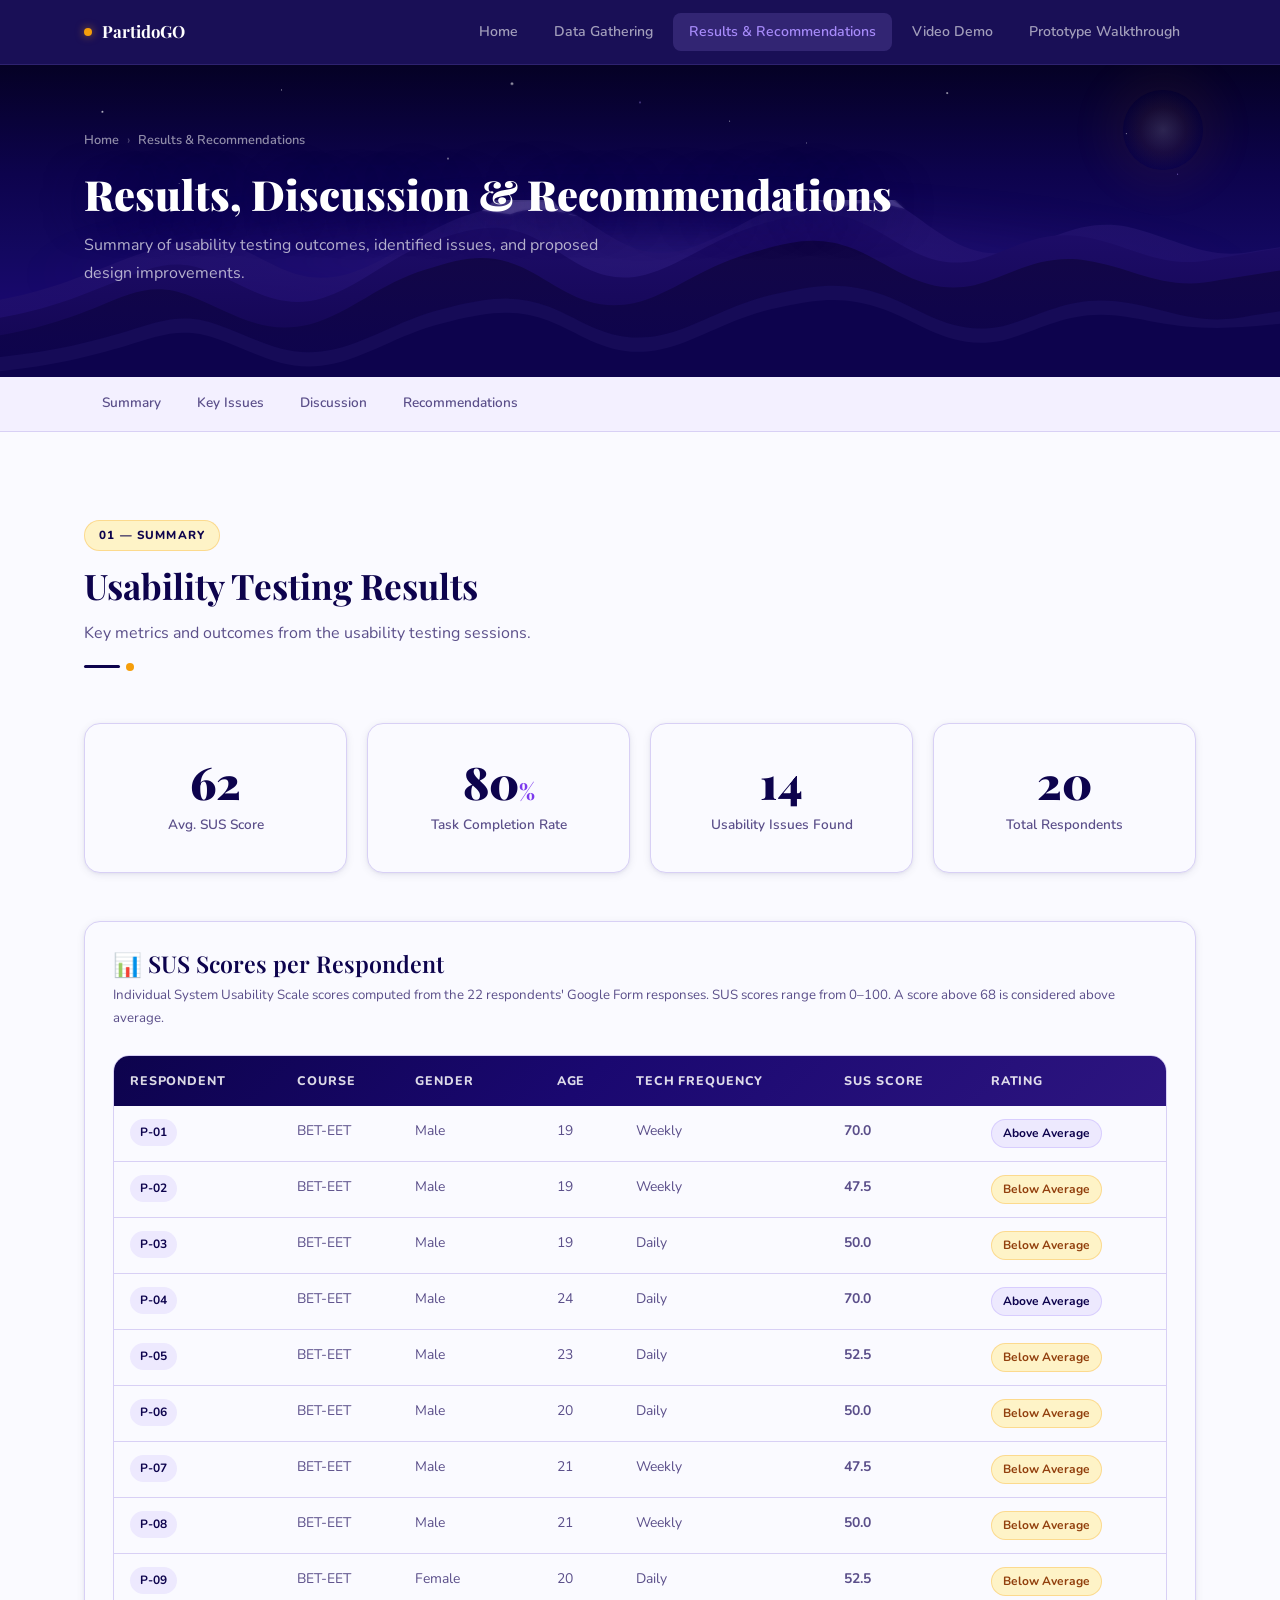
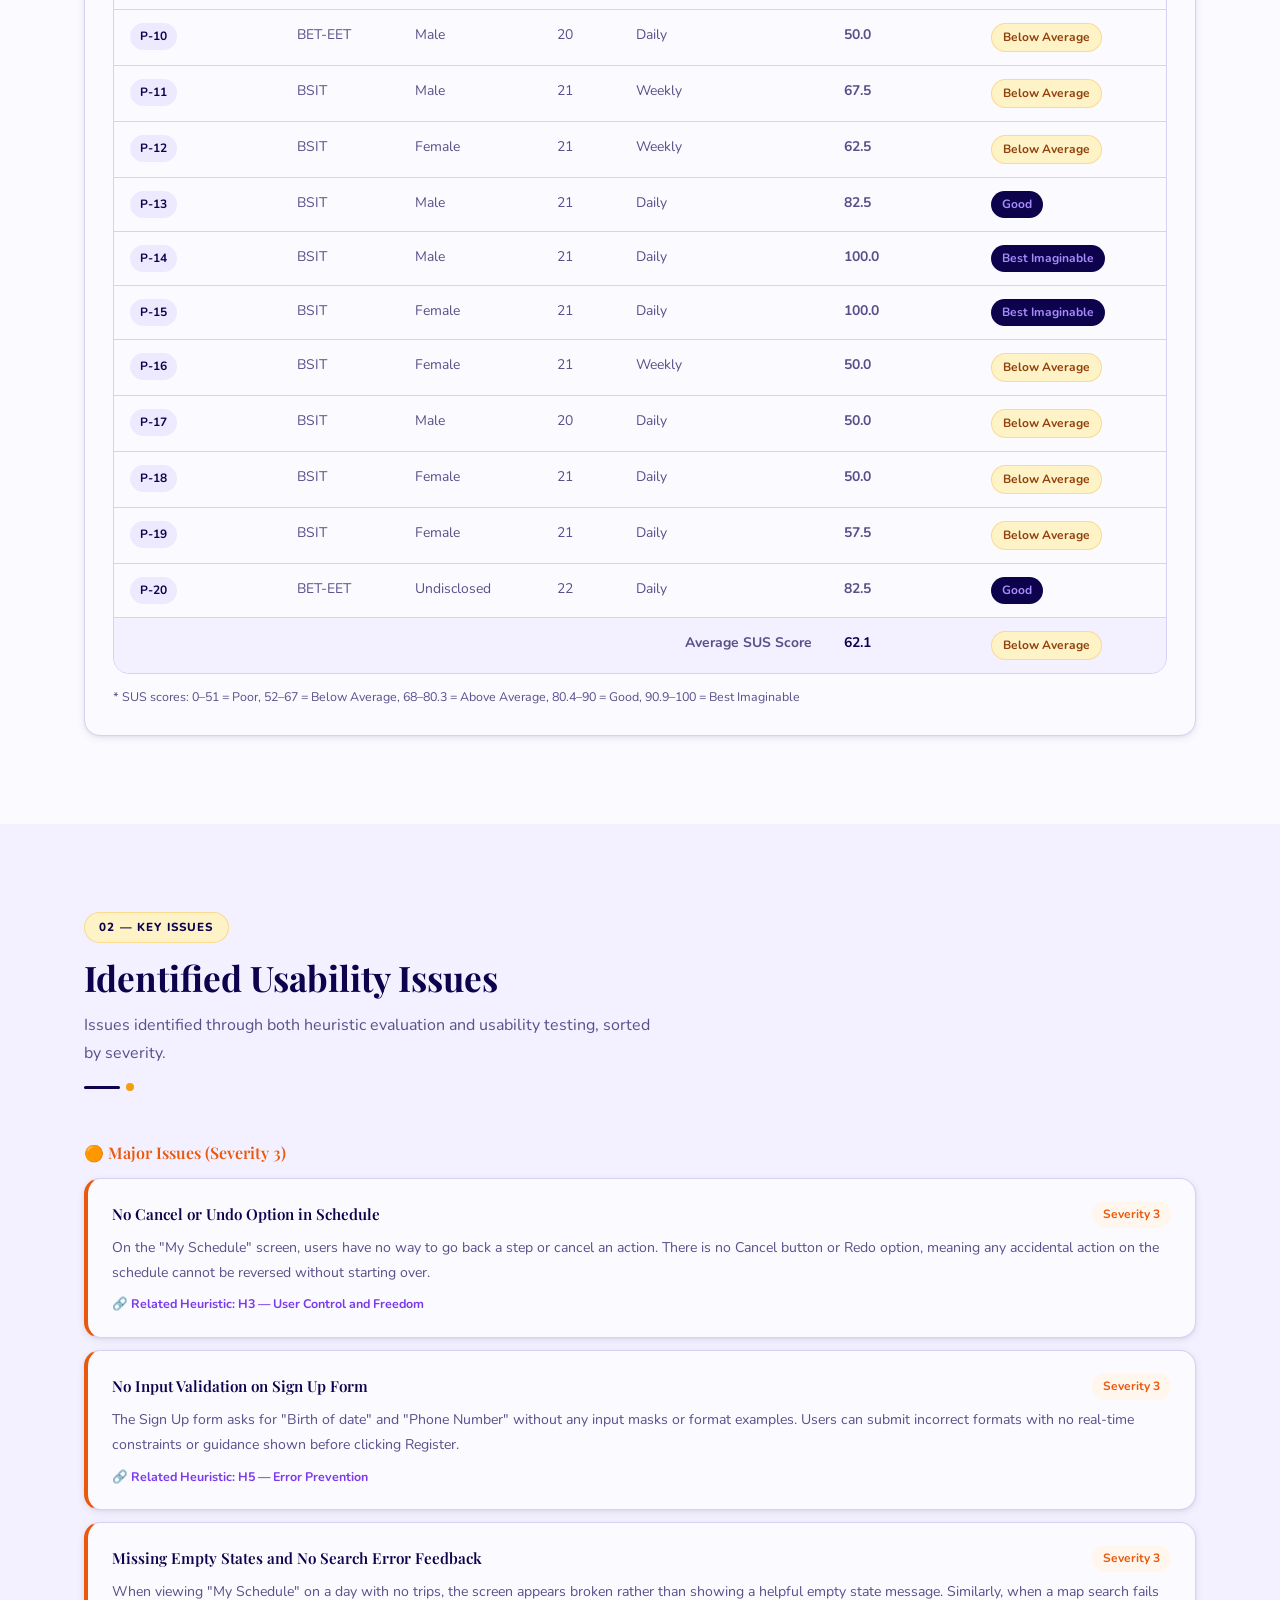
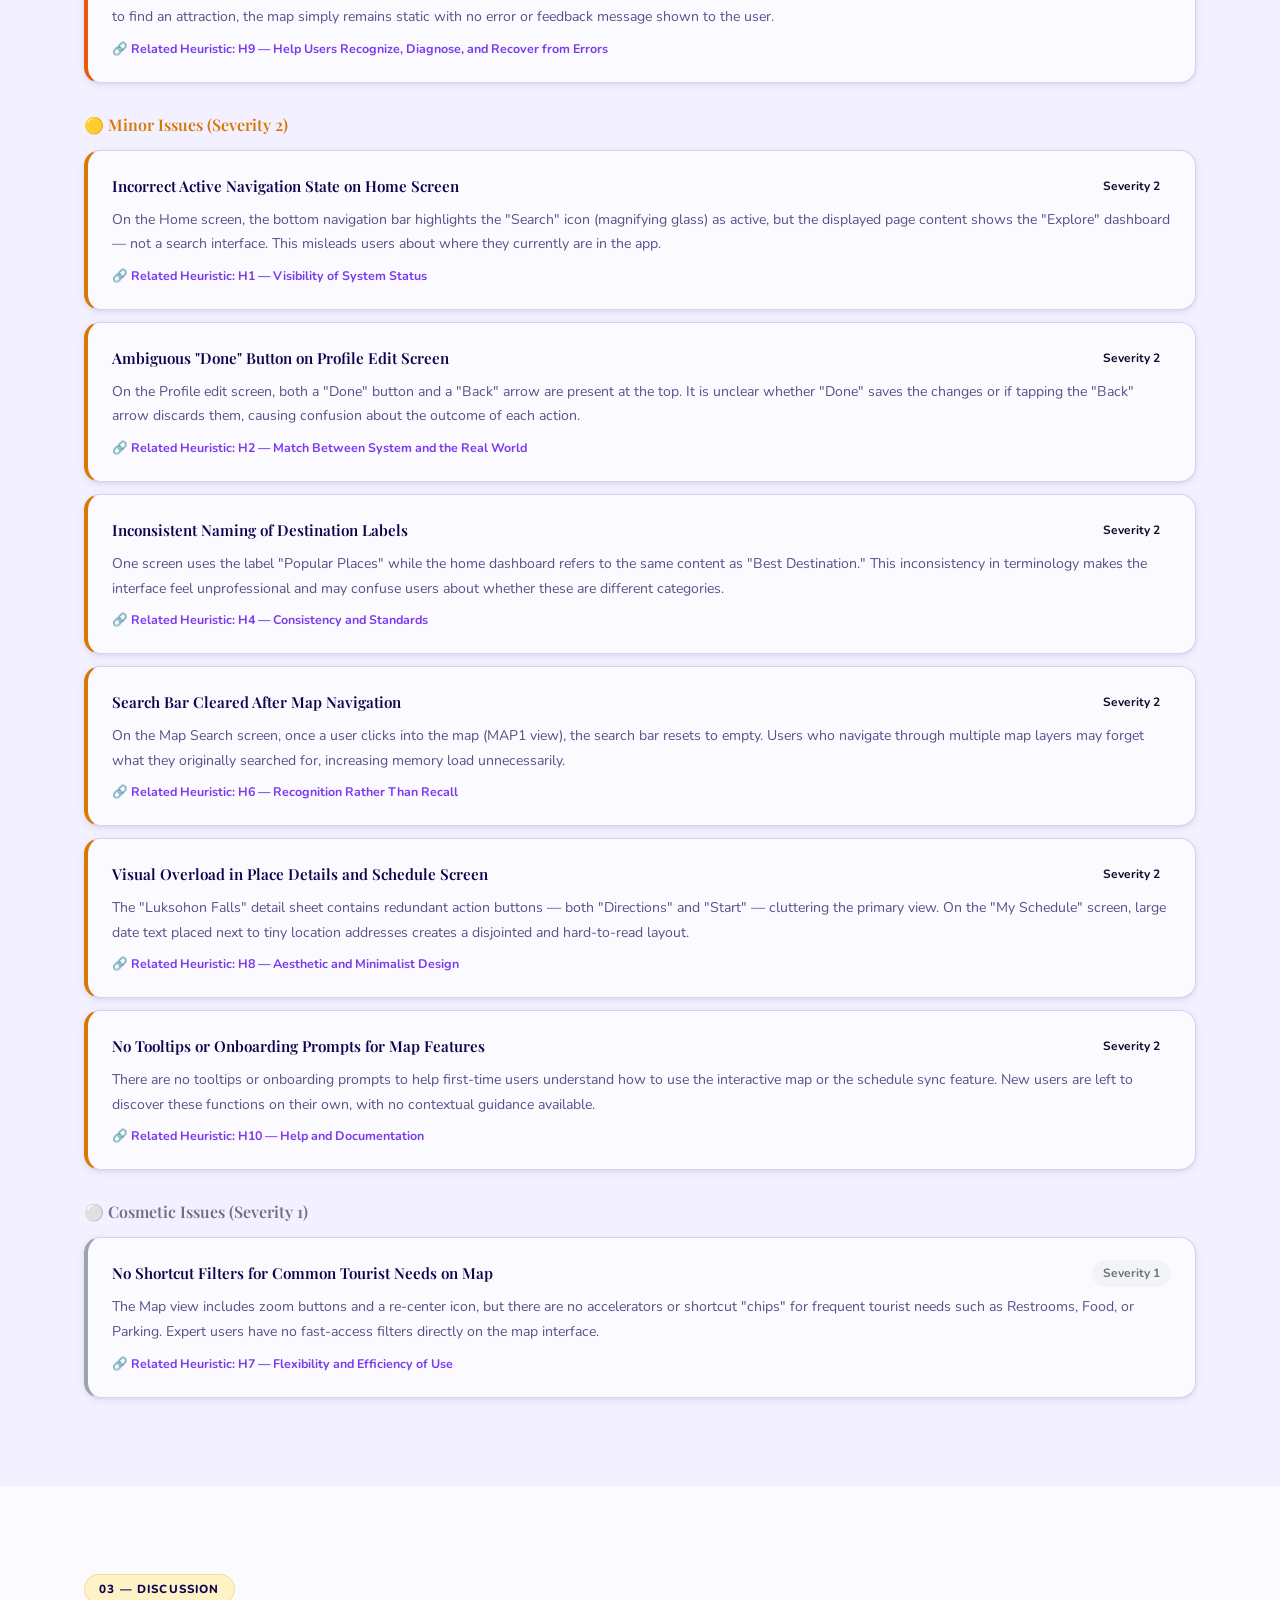
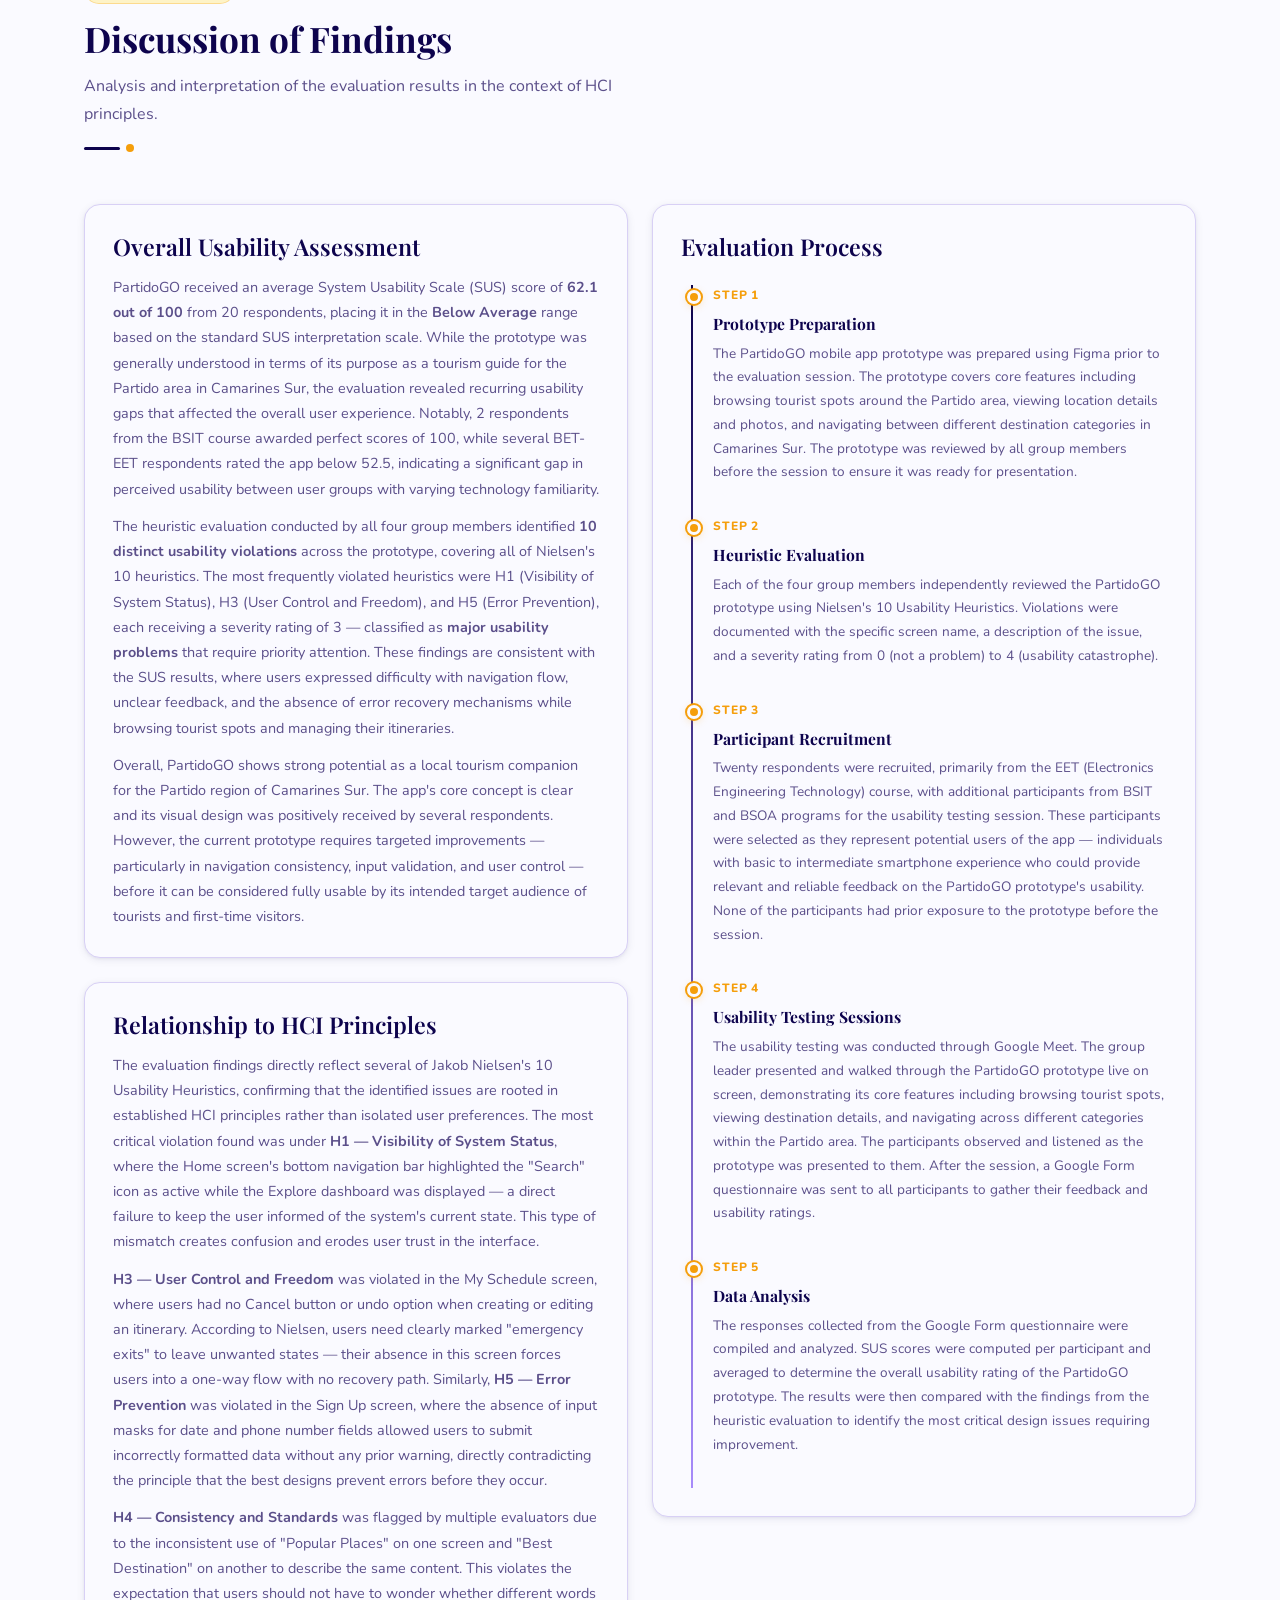
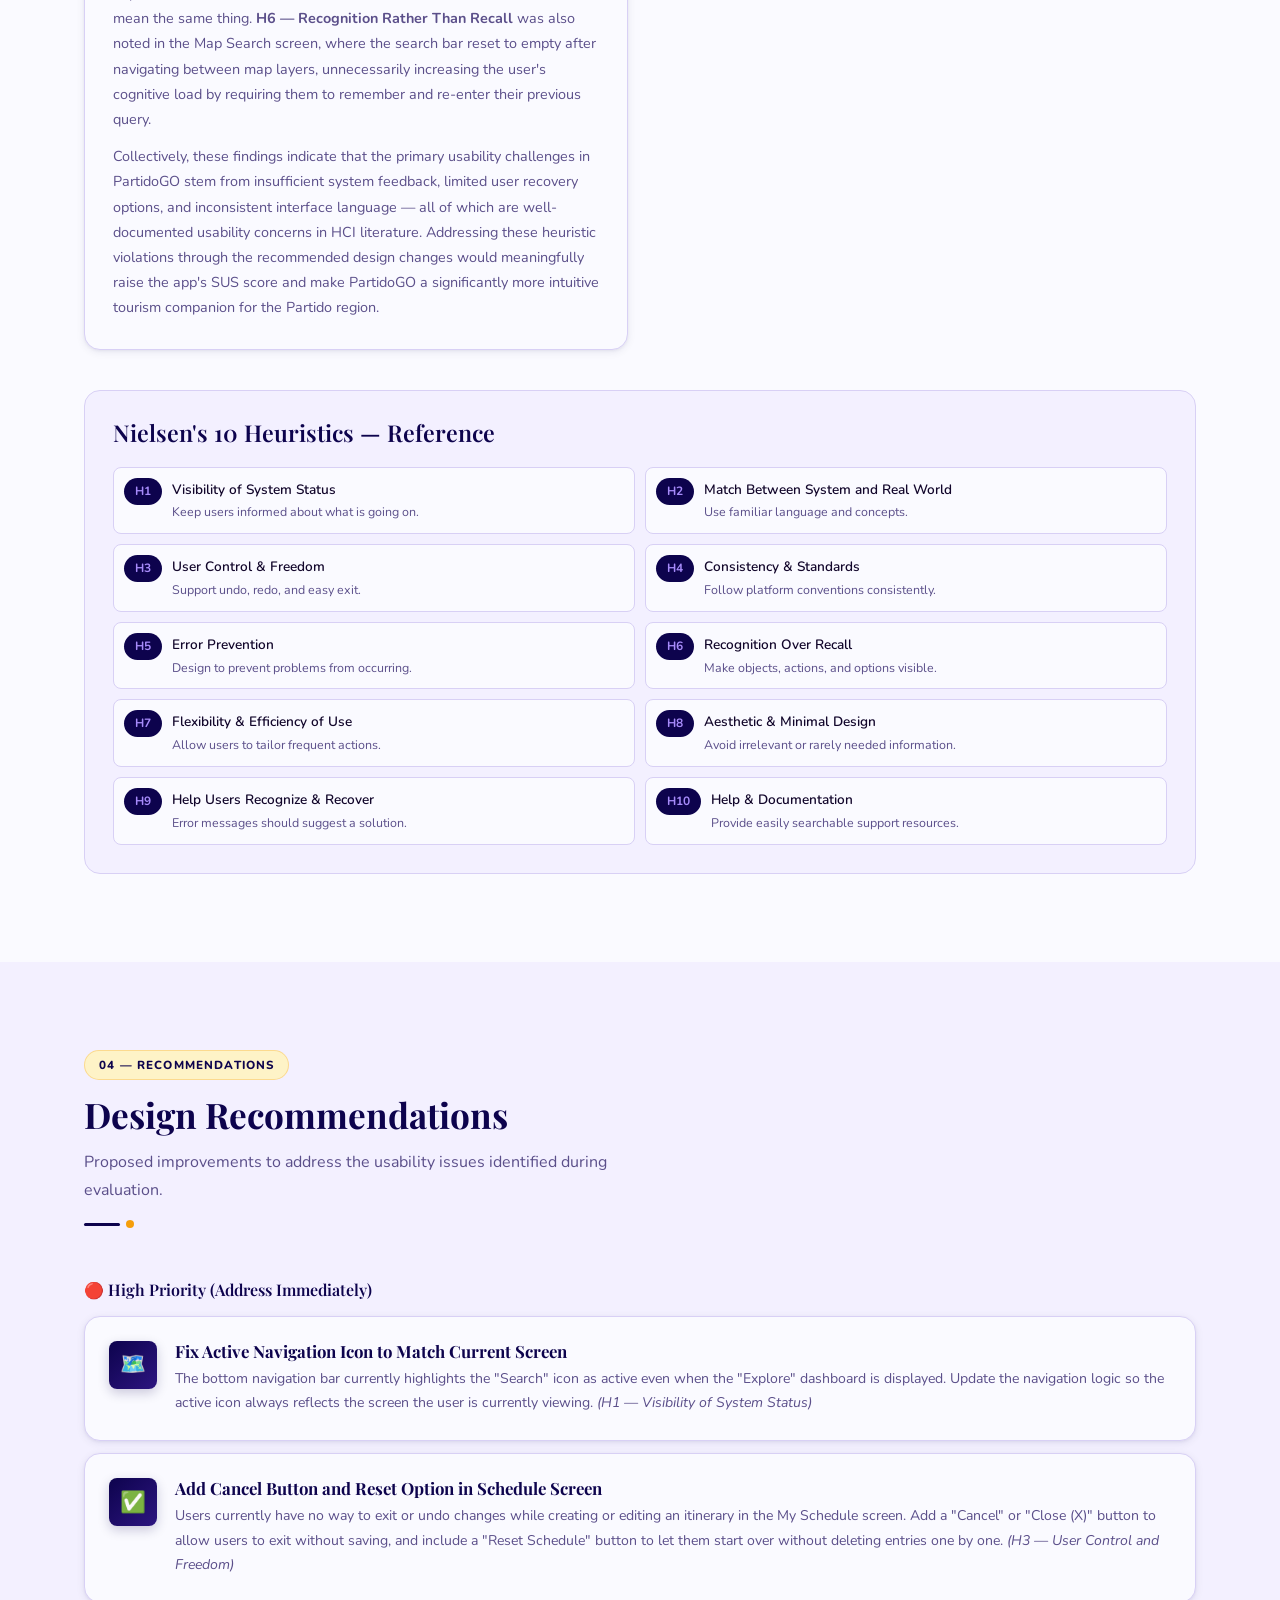
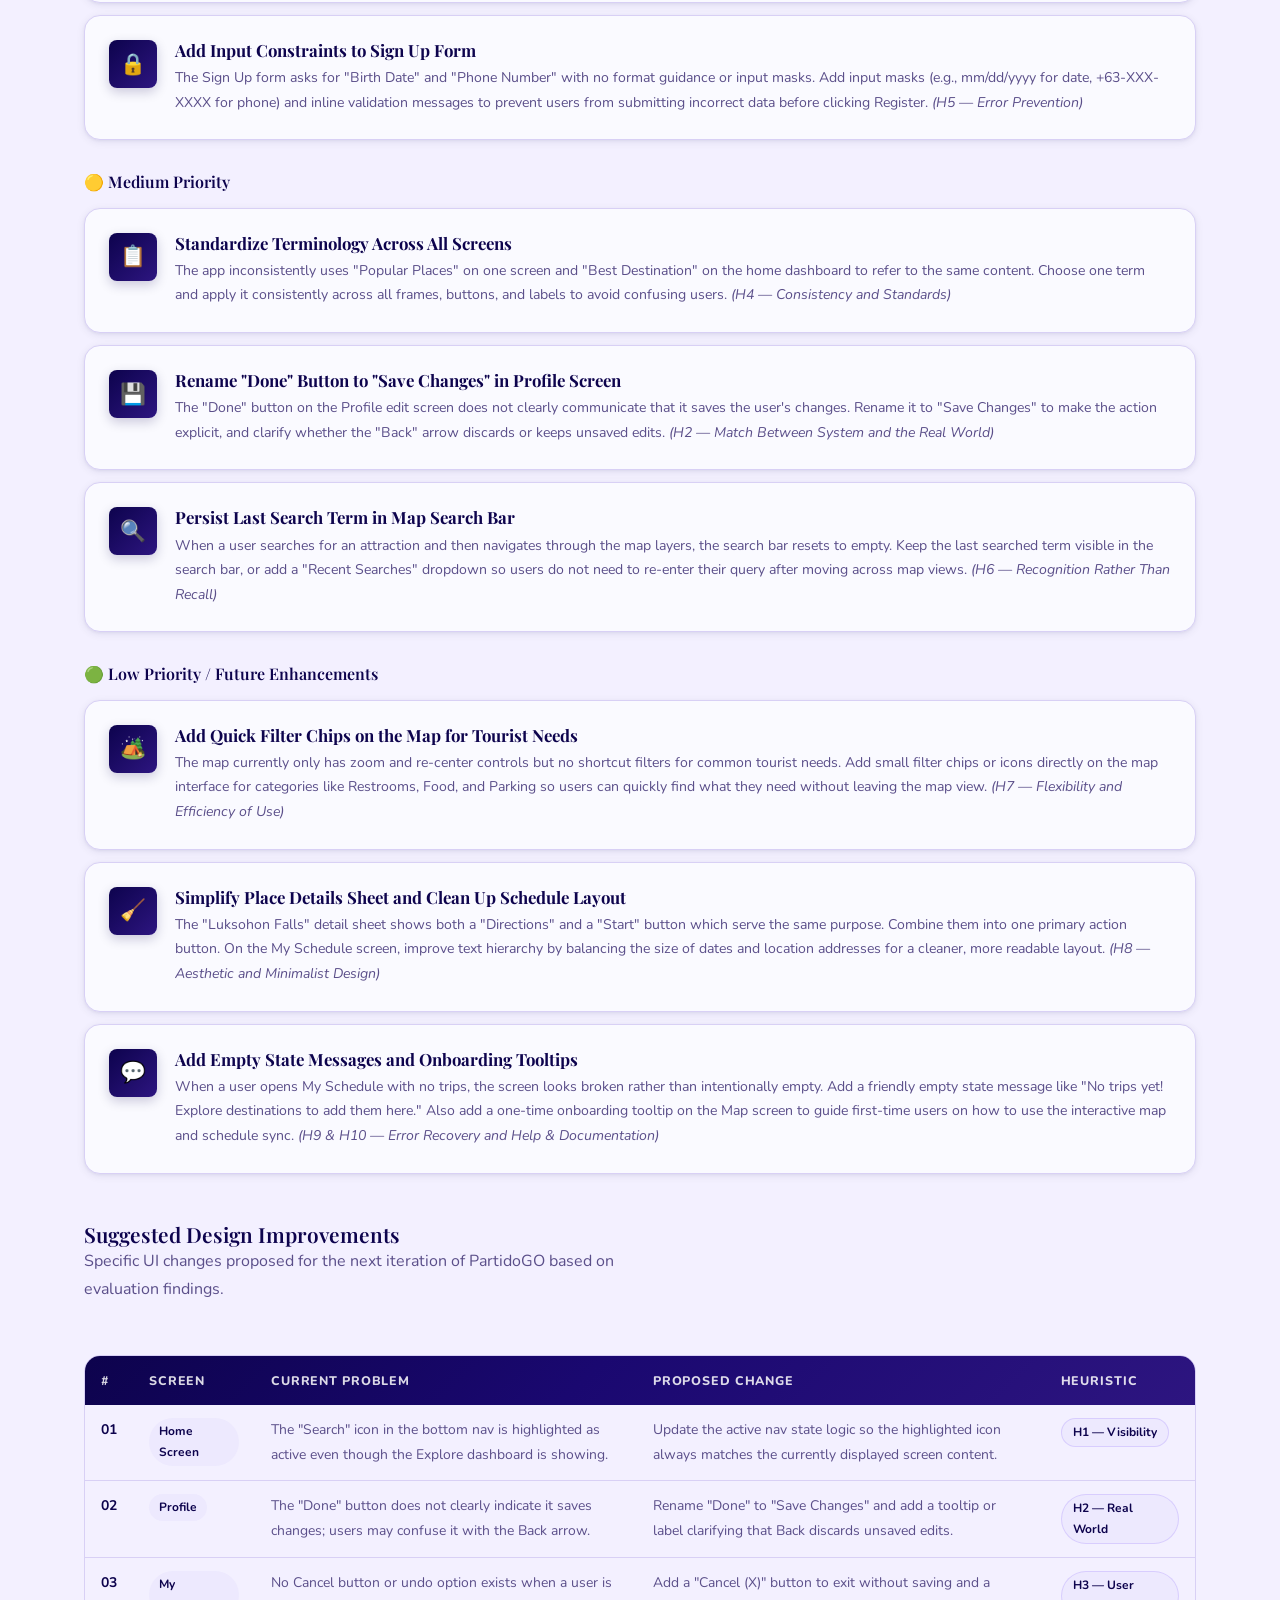
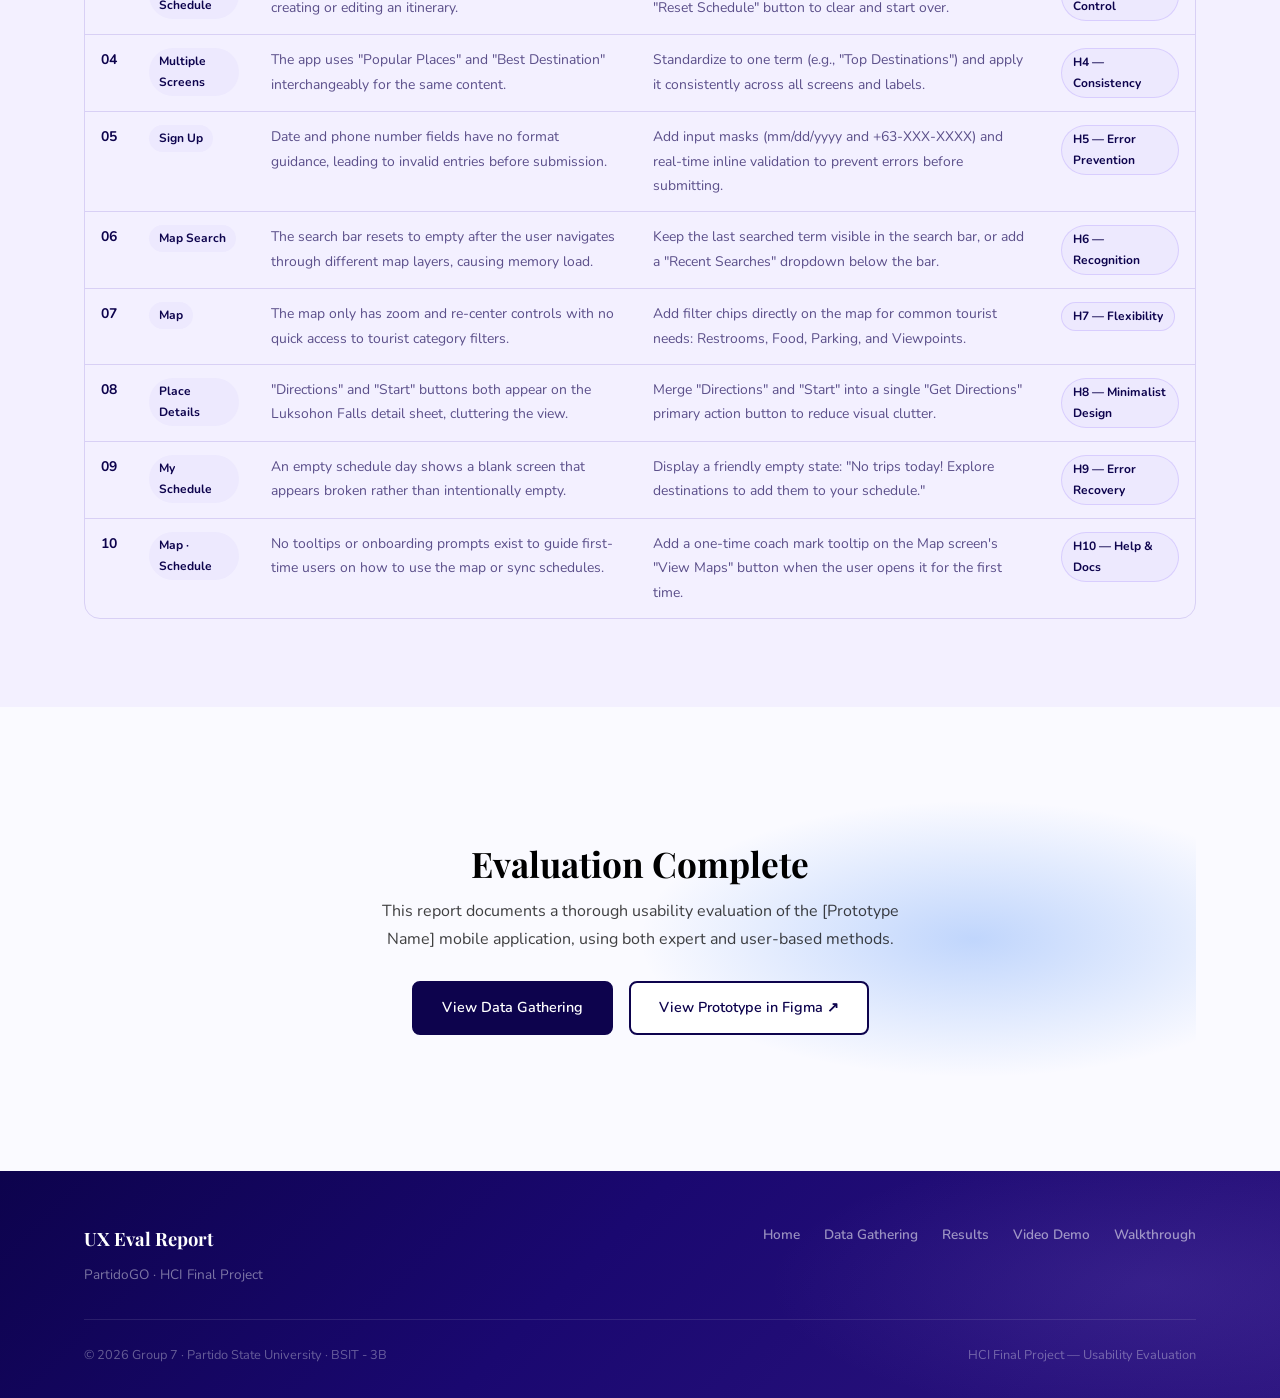
<file: results.html>
<!DOCTYPE html>
<html lang="en">
<head>
  <meta charset="UTF-8">
  <meta name="viewport" content="width=device-width, initial-scale=1.0">
  <title>Results &amp; Recommendations — Usability Evaluation Report</title>
  <link rel="stylesheet" href="style.css">
</head>
<body>

  <!-- ══════════════════ NAVBAR ══════════════════ -->
  <nav class="navbar">
    <div class="nav-container">
      <a href="index.html" class="nav-brand">
        <span class="brand-dot"></span>
        PartidoGO
      </a>
      <div class="nav-links">
        <a href="index.html"                 class="nav-link">Home</a>
        <a href="data-gathering.html"        class="nav-link">Data Gathering</a>
        <a href="results.html"               class="nav-link active">Results &amp; Recommendations</a>
        <a href="video-demo.html"            class="nav-link">Video Demo</a>
        <a href="prototype-walkthrough.html" class="nav-link">Prototype Walkthrough</a>
      </div>
      <button class="nav-toggle" id="navToggle" aria-label="Toggle menu">
        <span></span><span></span><span></span>
      </button>
    </div>
  </nav>

  <!-- ══════════════════ PAGE HERO ══════════════════ -->
  <section class="page-hero">
    <div class="page-hero-aurora"></div>
    <div class="page-hero-mountains">
      <svg viewBox="0 0 1440 200" preserveAspectRatio="none" xmlns="http://www.w3.org/2000/svg">
        <defs>
          <linearGradient id="ph-far" x1="0" y1="0" x2="0" y2="1">
            <stop offset="0%" stop-color="#2D1A7A" stop-opacity=".5"/>
            <stop offset="100%" stop-color="#1A0A60" stop-opacity=".75"/>
          </linearGradient>
          <linearGradient id="ph-mid" x1="0" y1="0" x2="0" y2="1">
            <stop offset="0%" stop-color="#1E0D6A"/>
            <stop offset="100%" stop-color="#120550"/>
          </linearGradient>
          <linearGradient id="ph-near" x1="0" y1="0" x2="0" y2="1">
            <stop offset="0%" stop-color="#130747"/>
            <stop offset="100%" stop-color="#0D034D"/>
          </linearGradient>
          <filter id="ph-glow"><feGaussianBlur stdDeviation="2" result="b"/><feMerge><feMergeNode in="b"/><feMergeNode in="SourceGraphic"/></feMerge></filter>
        </defs>
        <!-- Far peaks (shifted horizontally for variety) -->
        <g class="mtn-layer-2">
          <path d="M-40,200 L-40,118 C55,108 105,78 165,58 C210,43 238,37 272,55 C315,76 342,98 395,82 C445,66 480,28 542,12 C584,-1 612,-5 650,18 C688,40 718,70 770,56 C816,43 850,12 910,-4 C954,-15 982,-17 1018,10 C1056,35 1090,70 1142,57 C1182,46 1215,20 1268,30 C1322,42 1358,70 1414,57 L1500,44 L1500,200 Z" fill="url(#ph-far)"/>
          <path d="M542,12 C557,-1 570,-8 584,-12 C596,-16 607,-14 618,-4 C628,6 632,17 650,18 C627,12 600,6 574,16 Z" fill="rgba(210,200,255,.16)" filter="url(#ph-glow)"/>
          <path d="M910,-4 C924,-17 938,-23 954,-27 C966,-30 977,-27 988,-19 C997,-12 1002,-3 1018,10 C995,4 970,-2 944,10 Z" fill="rgba(210,200,255,.13)" filter="url(#ph-glow)"/>
        </g>
        <!-- Mid peaks -->
        <g class="mtn-layer-1">
          <path d="M-60,200 L-60,140 C35,132 80,112 130,92 C168,76 195,64 235,80 C280,98 314,126 364,110 C410,95 442,60 496,43 C538,30 566,25 602,43 C640,62 672,98 726,84 C770,72 802,42 860,26 C904,14 932,9 970,26 C1010,44 1042,80 1098,68 C1136,58 1168,32 1222,42 C1275,52 1310,80 1368,66 L1500,44 L1500,200 Z" fill="url(#ph-mid)"/>
        </g>
        <!-- Near ridge -->
        <g class="mtn-layer-3">
          <path d="M-80,200 L-80,162 C15,154 60,140 110,120 C148,104 174,92 214,108 C260,126 295,153 348,140 C394,128 426,94 480,78 C522,64 551,59 588,76 C626,94 658,128 714,116 C758,105 790,74 850,58 C895,45 923,40 963,56 C1005,74 1040,108 1096,96 C1136,86 1168,60 1222,68 C1276,76 1310,104 1372,90 L1500,70 L1500,200 Z" fill="url(#ph-near)"/>
        </g>
        <!-- Foreground silhouette -->
        <path d="M-40,200 L-40,180 C48,174 94,162 142,148 C178,137 204,126 244,140 C290,156 322,180 376,168 C421,157 453,132 508,120 C551,110 579,106 618,120 C656,135 688,164 744,152 C788,142 820,116 880,104 C924,95 952,92 994,107 C1036,122 1070,154 1128,142 C1168,132 1200,108 1256,114 C1310,120 1344,144 1408,130 L1500,116 L1500,200 Z" fill="#0D034D"/>
        <!-- Fog seam -->
        <path d="M-40,180 C48,174 94,162 142,148 C178,137 204,126 244,140 C290,156 322,180 376,168 C421,157 453,132 508,120 C551,110 579,106 618,120 C656,135 688,164 744,152 C788,142 820,116 880,104 C924,95 952,92 994,107 C1036,122 1070,154 1128,142 C1168,132 1200,108 1256,114 C1310,120 1344,144 1408,130 L1500,116 L1500,130 C1344,158 1310,136 1256,130 C1200,124 1168,148 1128,158 C1070,170 1036,138 994,123 C952,108 924,111 880,120 C820,132 788,158 744,168 C688,180 656,151 618,136 C579,122 551,126 508,136 C453,148 421,173 376,184 C322,196 290,172 244,156 C204,142 178,153 142,164 C94,178 48,190 -40,196 Z" fill="rgba(167,139,250,.06)"/>
      </svg>
    </div>
    <div class="container">
      <div class="page-hero-content">
        <div class="breadcrumb">
          <a href="index.html">Home</a>
          <span class="sep">›</span>
          <span>Results &amp; Recommendations</span>
        </div>
        <h1>Results, Discussion &amp; Recommendations</h1>
        <p>Summary of usability testing outcomes, identified issues, and proposed design improvements.</p>
      </div>
    </div>
  </section>

  <!-- ══════════════════ SECTION NAV ══════════════════ -->
  <div style="background: var(--surface); border-bottom: 1px solid var(--border); position: sticky; top: 64px; z-index: 90;">
    <div class="container">
      <div style="display:flex; gap:0; overflow-x:auto;">
        <a href="#summary"         style="padding:14px 18px; font-size:.85rem; font-weight:600; color:var(--text-muted); white-space:nowrap; border-bottom:2px solid transparent; transition:var(--transition);" onmouseover="this.style.color='var(--blue)'" onmouseout="this.style.color='var(--text-muted)'">Summary</a>
        <a href="#issues"          style="padding:14px 18px; font-size:.85rem; font-weight:600; color:var(--text-muted); white-space:nowrap; border-bottom:2px solid transparent; transition:var(--transition);" onmouseover="this.style.color='var(--blue)'" onmouseout="this.style.color='var(--text-muted)'">Key Issues</a>
        <a href="#discussion"      style="padding:14px 18px; font-size:.85rem; font-weight:600; color:var(--text-muted); white-space:nowrap; border-bottom:2px solid transparent; transition:var(--transition);" onmouseover="this.style.color='var(--blue)'" onmouseout="this.style.color='var(--text-muted)'">Discussion</a>
        <a href="#recommendations" style="padding:14px 18px; font-size:.85rem; font-weight:600; color:var(--text-muted); white-space:nowrap; border-bottom:2px solid transparent; transition:var(--transition);" onmouseover="this.style.color='var(--blue)'" onmouseout="this.style.color='var(--text-muted)'">Recommendations</a>
      </div>
    </div>
  </div>

  <!-- ══════════════════ 1. SUMMARY ══════════════════ -->
  <section class="section" id="summary">
    <div class="container">
      <div class="section-header">
        <span class="section-tag">01 — Summary</span>
        <h2>Usability Testing Results</h2>
        <p>Key metrics and outcomes from the usability testing sessions.</p>
        <div class="section-divider"></div>
      </div>

      <!-- Stat Cards -->
      <div class="grid-4 fade-up" style="margin-bottom: 48px;">
        <div class="card stat-card">
          <!-- ✏️ EDIT: Your average SUS score or overall satisfaction rating -->
          <div class="stat-number"><span data-count="62">62</span></div>
          <div class="stat-label">Avg. SUS Score</div>
        </div>
        <div class="card stat-card">
          <!-- ✏️ EDIT: Task completion rate (%) -->
          <div class="stat-number"><span data-count="80">80</span><span class="stat-unit">%</span></div>
          <div class="stat-label">Task Completion Rate</div>
        </div>
        <div class="card stat-card">
          <!-- ✏️ EDIT: Total usability issues found -->
          <div class="stat-number"><span data-count="14">14</span></div>
          <div class="stat-label">Usability Issues Found</div>
        </div>
        <div class="card stat-card">
          <!-- ✏️ EDIT: Number of critical issues -->
          <div class="stat-number"><span data-count="20">20</span></div>
          <div class="stat-label">Total Respondents</div>
        </div>
      </div>

            <!-- SUS Scores per Respondent -->
      <div class="fade-up">
        <div class="card" style="padding:28px;">
          <h3 style="margin-bottom:6px;">📊 SUS Scores per Respondent</h3>
          <p style="font-size:.83rem; color:var(--text-muted); margin-bottom:24px;">
            Individual System Usability Scale scores computed from the 22 respondents' Google Form responses.
            SUS scores range from 0–100. A score above 68 is considered above average.
          </p>
          <div class="table-wrap">
            <table>
              <thead>
                <tr>
                  <th>Respondent</th>
                  <th>Course</th>
                  <th>Gender</th>
                  <th>Age</th>
                  <th>Tech Frequency</th>
                  <th>SUS Score</th>
                  <th>Rating</th>
                </tr>
              </thead>
              <tbody>
                <tr><td><span class="resp-tag">P-01</span></td><td>BET-EET</td><td>Male</td><td>19</td><td>Weekly</td><td><strong>70.0</strong></td><td><span class="badge badge-blue">Above Average</span></td></tr>
                <tr><td><span class="resp-tag">P-02</span></td><td>BET-EET</td><td>Male</td><td>19</td><td>Weekly</td><td><strong>47.5</strong></td><td><span class="badge badge-gold">Below Average</span></td></tr>
                <tr><td><span class="resp-tag">P-03</span></td><td>BET-EET</td><td>Male</td><td>19</td><td>Daily</td><td><strong>50.0</strong></td><td><span class="badge badge-gold">Below Average</span></td></tr>
                <tr><td><span class="resp-tag">P-04</span></td><td>BET-EET</td><td>Male</td><td>24</td><td>Daily</td><td><strong>70.0</strong></td><td><span class="badge badge-blue">Above Average</span></td></tr>
                <tr><td><span class="resp-tag">P-05</span></td><td>BET-EET</td><td>Male</td><td>23</td><td>Daily</td><td><strong>52.5</strong></td><td><span class="badge badge-gold">Below Average</span></td></tr>
                <tr><td><span class="resp-tag">P-06</span></td><td>BET-EET</td><td>Male</td><td>20</td><td>Daily</td><td><strong>50.0</strong></td><td><span class="badge badge-gold">Below Average</span></td></tr>
                <tr><td><span class="resp-tag">P-07</span></td><td>BET-EET</td><td>Male</td><td>21</td><td>Weekly</td><td><strong>47.5</strong></td><td><span class="badge badge-gold">Below Average</span></td></tr>
                <tr><td><span class="resp-tag">P-08</span></td><td>BET-EET</td><td>Male</td><td>21</td><td>Weekly</td><td><strong>50.0</strong></td><td><span class="badge badge-gold">Below Average</span></td></tr>
                <tr><td><span class="resp-tag">P-09</span></td><td>BET-EET</td><td>Female</td><td>20</td><td>Daily</td><td><strong>52.5</strong></td><td><span class="badge badge-gold">Below Average</span></td></tr>
                <tr><td><span class="resp-tag">P-10</span></td><td>BET-EET</td><td>Male</td><td>20</td><td>Daily</td><td><strong>50.0</strong></td><td><span class="badge badge-gold">Below Average</span></td></tr>
                <tr><td><span class="resp-tag">P-11</span></td><td>BSIT</td><td>Male</td><td>21</td><td>Weekly</td><td><strong>67.5</strong></td><td><span class="badge badge-gold">Below Average</span></td></tr>
                <tr><td><span class="resp-tag">P-12</span></td><td>BSIT</td><td>Female</td><td>21</td><td>Weekly</td><td><strong>62.5</strong></td><td><span class="badge badge-gold">Below Average</span></td></tr>
                <tr><td><span class="resp-tag">P-13</span></td><td>BSIT</td><td>Male</td><td>21</td><td>Daily</td><td><strong>82.5</strong></td><td><span class="badge badge-navy">Good</span></td></tr>
                <tr><td><span class="resp-tag">P-14</span></td><td>BSIT</td><td>Male</td><td>21</td><td>Daily</td><td><strong>100.0</strong></td><td><span class="badge badge-navy">Best Imaginable</span></td></tr>
                <tr><td><span class="resp-tag">P-15</span></td><td>BSIT</td><td>Female</td><td>21</td><td>Daily</td><td><strong>100.0</strong></td><td><span class="badge badge-navy">Best Imaginable</span></td></tr>
                <tr><td><span class="resp-tag">P-16</span></td><td>BSIT</td><td>Female</td><td>21</td><td>Weekly</td><td><strong>50.0</strong></td><td><span class="badge badge-gold">Below Average</span></td></tr>
                <tr><td><span class="resp-tag">P-17</span></td><td>BSIT</td><td>Male</td><td>20</td><td>Daily</td><td><strong>50.0</strong></td><td><span class="badge badge-gold">Below Average</span></td></tr>
                <tr><td><span class="resp-tag">P-18</span></td><td>BSIT</td><td>Female</td><td>21</td><td>Daily</td><td><strong>50.0</strong></td><td><span class="badge badge-gold">Below Average</span></td></tr>
                <tr><td><span class="resp-tag">P-19</span></td><td>BSIT</td><td>Female</td><td>21</td><td>Daily</td><td><strong>57.5</strong></td><td><span class="badge badge-gold">Below Average</span></td></tr>
                <tr><td><span class="resp-tag">P-20</span></td><td>BET-EET</td><td>Undisclosed</td><td>22</td><td>Daily</td><td><strong>82.5</strong></td><td><span class="badge badge-navy">Good</span></td></tr>
                <tr style="background:var(--surface); font-weight:700;">
                  <td colspan="5" style="text-align:right; font-weight:700;">Average SUS Score</td>
                  <td><strong style="color:var(--indigo-deep);">62.1</strong></td>
                  <td><span class="badge badge-gold">Below Average</span></td>
                </tr>
              </tbody>
            </table>
          </div>
          <p style="margin-top:12px; font-size:.78rem; color:var(--text-muted);">
            * SUS scores: 0–51 = Poor, 52–67 = Below Average, 68–80.3 = Above Average, 80.4–90 = Good, 90.9–100 = Best Imaginable
          </p>
        </div>
      </div>

    </div>
  </section>

  <!-- ══════════════════ 2. KEY ISSUES ══════════════════ -->
  <section class="section" id="issues" style="background: var(--surface);">
    <div class="container">
      <div class="section-header">
        <span class="section-tag">02 — Key Issues</span>
        <h2>Identified Usability Issues</h2>
        <p>Issues identified through both heuristic evaluation and usability testing, sorted by severity.</p>
        <div class="section-divider"></div>
      </div>

      <!-- Major Issues (Severity 3) -->
      <h3 style="margin-bottom: 16px; color: #EA580C; font-size: 1rem;">🟠 Major Issues (Severity 3)</h3>
      <div style="display:flex; flex-direction:column; gap:12px; margin-bottom:32px;">

        <div class="card issue-card issue-major fade-up">
          <div class="issue-header">
            <div class="issue-title">No Cancel or Undo Option in Schedule</div>
            <span class="badge" style="background:#FFF7ED; color:#EA580C;">Severity 3</span>
          </div>
          <div class="issue-body">On the "My Schedule" screen, users have no way to go back a step or cancel an action. There is no Cancel button or Redo option, meaning any accidental action on the schedule cannot be reversed without starting over.</div>
          <div class="issue-heuristic">🔗 Related Heuristic: H3 — User Control and Freedom</div>
        </div>

        <div class="card issue-card issue-major fade-up">
          <div class="issue-header">
            <div class="issue-title">No Input Validation on Sign Up Form</div>
            <span class="badge" style="background:#FFF7ED; color:#EA580C;">Severity 3</span>
          </div>
          <div class="issue-body">The Sign Up form asks for "Birth of date" and "Phone Number" without any input masks or format examples. Users can submit incorrect formats with no real-time constraints or guidance shown before clicking Register.</div>
          <div class="issue-heuristic">🔗 Related Heuristic: H5 — Error Prevention</div>
        </div>

        <div class="card issue-card issue-major fade-up">
          <div class="issue-header">
            <div class="issue-title">Missing Empty States and No Search Error Feedback</div>
            <span class="badge" style="background:#FFF7ED; color:#EA580C;">Severity 3</span>
          </div>
          <div class="issue-body">When viewing "My Schedule" on a day with no trips, the screen appears broken rather than showing a helpful empty state message. Similarly, when a map search fails to find an attraction, the map simply remains static with no error or feedback message shown to the user.</div>
          <div class="issue-heuristic">🔗 Related Heuristic: H9 — Help Users Recognize, Diagnose, and Recover from Errors</div>
        </div>

      </div>

      <!-- Minor Issues (Severity 2) -->
      <h3 style="margin-bottom: 16px; color: #D97706; font-size: 1rem;">🟡 Minor Issues (Severity 2)</h3>
      <div style="display:flex; flex-direction:column; gap:12px; margin-bottom:32px;">

        <div class="card issue-card issue-minor fade-up">
          <div class="issue-header">
            <div class="issue-title">Incorrect Active Navigation State on Home Screen</div>
            <span class="badge badge-yellow">Severity 2</span>
          </div>
          <div class="issue-body">On the Home screen, the bottom navigation bar highlights the "Search" icon (magnifying glass) as active, but the displayed page content shows the "Explore" dashboard — not a search interface. This misleads users about where they currently are in the app.</div>
          <div class="issue-heuristic">🔗 Related Heuristic: H1 — Visibility of System Status</div>
        </div>

        <div class="card issue-card issue-minor fade-up">
          <div class="issue-header">
            <div class="issue-title">Ambiguous "Done" Button on Profile Edit Screen</div>
            <span class="badge badge-yellow">Severity 2</span>
          </div>
          <div class="issue-body">On the Profile edit screen, both a "Done" button and a "Back" arrow are present at the top. It is unclear whether "Done" saves the changes or if tapping the "Back" arrow discards them, causing confusion about the outcome of each action.</div>
          <div class="issue-heuristic">🔗 Related Heuristic: H2 — Match Between System and the Real World</div>
        </div>

        <div class="card issue-card issue-minor fade-up">
          <div class="issue-header">
            <div class="issue-title">Inconsistent Naming of Destination Labels</div>
            <span class="badge badge-yellow">Severity 2</span>
          </div>
          <div class="issue-body">One screen uses the label "Popular Places" while the home dashboard refers to the same content as "Best Destination." This inconsistency in terminology makes the interface feel unprofessional and may confuse users about whether these are different categories.</div>
          <div class="issue-heuristic">🔗 Related Heuristic: H4 — Consistency and Standards</div>
        </div>

        <div class="card issue-card issue-minor fade-up">
          <div class="issue-header">
            <div class="issue-title">Search Bar Cleared After Map Navigation</div>
            <span class="badge badge-yellow">Severity 2</span>
          </div>
          <div class="issue-body">On the Map Search screen, once a user clicks into the map (MAP1 view), the search bar resets to empty. Users who navigate through multiple map layers may forget what they originally searched for, increasing memory load unnecessarily.</div>
          <div class="issue-heuristic">🔗 Related Heuristic: H6 — Recognition Rather Than Recall</div>
        </div>

        <div class="card issue-card issue-minor fade-up">
          <div class="issue-header">
            <div class="issue-title">Visual Overload in Place Details and Schedule Screen</div>
            <span class="badge badge-yellow">Severity 2</span>
          </div>
          <div class="issue-body">The "Luksohon Falls" detail sheet contains redundant action buttons — both "Directions" and "Start" — cluttering the primary view. On the "My Schedule" screen, large date text placed next to tiny location addresses creates a disjointed and hard-to-read layout.</div>
          <div class="issue-heuristic">🔗 Related Heuristic: H8 — Aesthetic and Minimalist Design</div>
        </div>

        <div class="card issue-card issue-minor fade-up">
          <div class="issue-header">
            <div class="issue-title">No Tooltips or Onboarding Prompts for Map Features</div>
            <span class="badge badge-yellow">Severity 2</span>
          </div>
          <div class="issue-body">There are no tooltips or onboarding prompts to help first-time users understand how to use the interactive map or the schedule sync feature. New users are left to discover these functions on their own, with no contextual guidance available.</div>
          <div class="issue-heuristic">🔗 Related Heuristic: H10 — Help and Documentation</div>
        </div>

      </div>

      <!-- Cosmetic Issues (Severity 1) -->
      <h3 style="margin-bottom: 16px; color: #6B7280; font-size: 1rem;">⚪ Cosmetic Issues (Severity 1)</h3>
      <div style="display:flex; flex-direction:column; gap:12px;">

        <div class="card issue-card issue-minor fade-up" style="border-left-color: #9CA3AF;">
          <div class="issue-header">
            <div class="issue-title">No Shortcut Filters for Common Tourist Needs on Map</div>
            <span class="badge" style="background:#F3F4F6; color:#6B7280;">Severity 1</span>
          </div>
          <div class="issue-body">The Map view includes zoom buttons and a re-center icon, but there are no accelerators or shortcut "chips" for frequent tourist needs such as Restrooms, Food, or Parking. Expert users have no fast-access filters directly on the map interface.</div>
          <div class="issue-heuristic">🔗 Related Heuristic: H7 — Flexibility and Efficiency of Use</div>
        </div>

      </div>

    </div>
  </section>

  <!-- ══════════════════ 3. DISCUSSION ══════════════════ -->
  <section class="section" id="discussion">
    <div class="container">
      <div class="section-header">
        <span class="section-tag">03 — Discussion</span>
        <h2>Discussion of Findings</h2>
        <p>Analysis and interpretation of the evaluation results in the context of HCI principles.</p>
        <div class="section-divider"></div>
      </div>

      <div class="grid-2 fade-up" style="align-items:start;">

        <!-- Written Discussion -->
        <div style="display:flex; flex-direction:column; gap:24px;">
          <div class="card" style="padding:28px;">
            <h3 style="margin-bottom:14px;">Overall Usability Assessment</h3>
            <p style="font-size:.9rem; margin-bottom:12px;">
              PartidoGO received an average System Usability Scale (SUS) score of <strong>62.1 out of 100</strong> from 20 respondents, 
              placing it in the <strong>Below Average</strong> range based on the standard SUS interpretation scale. 
              While the prototype was generally understood in terms of its purpose as a tourism guide for the Partido area in Camarines Sur, 
              the evaluation revealed recurring usability gaps that affected the overall user experience. 
              Notably, 2 respondents from the BSIT course awarded perfect scores of 100, while several BET-EET respondents rated the app below 52.5, 
              indicating a significant gap in perceived usability between user groups with varying technology familiarity.
            </p>
            <p style="font-size:.9rem; margin-bottom:12px;">
              The heuristic evaluation conducted by all four group members identified <strong>10 distinct usability violations</strong> across the prototype, 
              covering all of Nielsen's 10 heuristics. The most frequently violated heuristics were 
              H1 (Visibility of System Status), H3 (User Control and Freedom), and H5 (Error Prevention), 
              each receiving a severity rating of 3 — classified as <strong>major usability problems</strong> that require priority attention. 
              These findings are consistent with the SUS results, where users expressed difficulty with navigation flow, 
              unclear feedback, and the absence of error recovery mechanisms while browsing tourist spots and managing their itineraries.
            </p>
            <p style="font-size:.9rem;">
              Overall, PartidoGO shows strong potential as a local tourism companion for the Partido region of Camarines Sur. 
              The app's core concept is clear and its visual design was positively received by several respondents. 
              However, the current prototype requires targeted improvements — particularly in navigation consistency, 
              input validation, and user control — before it can be considered fully usable by its intended target audience of tourists and first-time visitors.
            </p>
          </div>

          <div class="card" style="padding:28px;">
            <h3 style="margin-bottom:14px;">Relationship to HCI Principles</h3>
            <p style="font-size:.9rem; margin-bottom:12px;">
              The evaluation findings directly reflect several of Jakob Nielsen's 10 Usability Heuristics, 
              confirming that the identified issues are rooted in established HCI principles rather than isolated user preferences.
              The most critical violation found was under <strong>H1 — Visibility of System Status</strong>, 
              where the Home screen's bottom navigation bar highlighted the "Search" icon as active 
              while the Explore dashboard was displayed — a direct failure to keep the user informed of the system's current state. 
              This type of mismatch creates confusion and erodes user trust in the interface.
            </p>
            <p style="font-size:.9rem; margin-bottom:12px;">
              <strong>H3 — User Control and Freedom</strong> was violated in the My Schedule screen, 
              where users had no Cancel button or undo option when creating or editing an itinerary. 
              According to Nielsen, users need clearly marked "emergency exits" to leave unwanted states — 
              their absence in this screen forces users into a one-way flow with no recovery path. 
              Similarly, <strong>H5 — Error Prevention</strong> was violated in the Sign Up screen, 
              where the absence of input masks for date and phone number fields allowed users 
              to submit incorrectly formatted data without any prior warning, 
              directly contradicting the principle that the best designs prevent errors before they occur.
            </p>
            <p style="font-size:.9rem; margin-bottom:12px;">
              <strong>H4 — Consistency and Standards</strong> was flagged by multiple evaluators due to the inconsistent use 
              of "Popular Places" on one screen and "Best Destination" on another to describe the same content. 
              This violates the expectation that users should not have to wonder whether different words mean the same thing. 
              <strong>H6 — Recognition Rather Than Recall</strong> was also noted in the Map Search screen, 
              where the search bar reset to empty after navigating between map layers, 
              unnecessarily increasing the user's cognitive load by requiring them to remember and re-enter their previous query.
            </p>
            <p style="font-size:.9rem;">
              Collectively, these findings indicate that the primary usability challenges in PartidoGO stem from 
              insufficient system feedback, limited user recovery options, and inconsistent interface language — 
              all of which are well-documented usability concerns in HCI literature. 
              Addressing these heuristic violations through the recommended design changes would meaningfully 
              raise the app's SUS score and make PartidoGO a significantly more intuitive tourism companion for the Partido region.
            </p>
          </div>
        </div>

        <!-- Testing Process Timeline -->
        <div class="card" style="padding:28px;">
          <h3 style="margin-bottom:24px;">Evaluation Process</h3>
          <div class="timeline">
            <!-- ✏️ EDIT: Add your actual evaluation timeline/steps -->
            <div class="timeline-item">
              <div class="timeline-date">Step 1</div>
              <div class="timeline-title">Prototype Preparation</div>
              <div class="timeline-desc">The PartidoGO mobile app prototype was prepared using Figma prior to the evaluation session. 
                The prototype covers core features including browsing tourist spots around the Partido area, viewing location details and photos, 
                and navigating between different destination categories in Camarines Sur.
                 The prototype was reviewed by all group members before the session to ensure it was ready for presentation.</div>
            </div>
            <div class="timeline-item">
              <div class="timeline-date">Step 2</div>
              <div class="timeline-title">Heuristic Evaluation</div>
              <div class="timeline-desc">Each of the four group members independently reviewed the PartidoGO prototype using Nielsen's 10 Usability Heuristics.
                 Violations were documented with the specific screen name,
                  a description of the issue, and a severity rating from 0 (not a problem) to 4 (usability catastrophe).</div>
            </div>
            <div class="timeline-item">
              <div class="timeline-date">Step 3</div>
              <div class="timeline-title">Participant Recruitment</div>
              <div class="timeline-desc">Twenty respondents were recruited, primarily from the EET (Electronics Engineering Technology) course, with additional participants from BSIT and BSOA programs for the usability testing session. 
                These participants were selected as they represent potential users of the app — individuals with basic to intermediate smartphone 
                experience who could provide relevant and reliable feedback on the PartidoGO prototype's usability. 
                None of the participants had prior exposure to the prototype before the session.</div>
            </div>
            <div class="timeline-item">
              <div class="timeline-date">Step 4</div>
              <div class="timeline-title">Usability Testing Sessions</div>
              <div class="timeline-desc">
                The usability testing was conducted through Google Meet. The group leader presented and walked through the PartidoGO prototype live on screen, 
                demonstrating its core features including browsing tourist spots, viewing destination details, and navigating across different categories within the Partido area. 
                The participants observed and listened as the prototype was presented to them. 
                After the session, a Google Form questionnaire was sent to all participants to gather their feedback and usability ratings.
              </div>
            </div>
            <div class="timeline-item">
              <div class="timeline-date">Step 5</div>
              <div class="timeline-title">Data Analysis</div>
              <div class="timeline-desc">The responses collected from the Google Form questionnaire were compiled and analyzed.
                SUS scores were computed per participant 
                and averaged to determine the overall usability rating of the PartidoGO prototype. 
                The results were then compared with the findings from the heuristic evaluation to identify the most critical design issues requiring improvement.</div>
            </div>
          </div>
        </div>
      </div>

      <!-- Heuristic Reference Card -->
      <div class="card-surface mt-4 fade-up" style="padding: 28px;">
        <h3 style="margin-bottom: 20px;">Nielsen's 10 Heuristics — Reference</h3>
        <div class="grid-2" style="gap:10px;">
          <div style="display:flex; gap:10px; align-items:flex-start; padding:10px; background:var(--bg); border-radius:var(--radius-sm); border:1px solid var(--border);">
            <span class="badge badge-navy">H1</span>
            <div><div style="font-weight:600; font-size:.85rem; color:var(--navy);">Visibility of System Status</div><div style="font-size:.78rem; color:var(--text-muted);">Keep users informed about what is going on.</div></div>
          </div>
          <div style="display:flex; gap:10px; align-items:flex-start; padding:10px; background:var(--bg); border-radius:var(--radius-sm); border:1px solid var(--border);">
            <span class="badge badge-navy">H2</span>
            <div><div style="font-weight:600; font-size:.85rem; color:var(--navy);">Match Between System and Real World</div><div style="font-size:.78rem; color:var(--text-muted);">Use familiar language and concepts.</div></div>
          </div>
          <div style="display:flex; gap:10px; align-items:flex-start; padding:10px; background:var(--bg); border-radius:var(--radius-sm); border:1px solid var(--border);">
            <span class="badge badge-navy">H3</span>
            <div><div style="font-weight:600; font-size:.85rem; color:var(--navy);">User Control &amp; Freedom</div><div style="font-size:.78rem; color:var(--text-muted);">Support undo, redo, and easy exit.</div></div>
          </div>
          <div style="display:flex; gap:10px; align-items:flex-start; padding:10px; background:var(--bg); border-radius:var(--radius-sm); border:1px solid var(--border);">
            <span class="badge badge-navy">H4</span>
            <div><div style="font-weight:600; font-size:.85rem; color:var(--navy);">Consistency &amp; Standards</div><div style="font-size:.78rem; color:var(--text-muted);">Follow platform conventions consistently.</div></div>
          </div>
          <div style="display:flex; gap:10px; align-items:flex-start; padding:10px; background:var(--bg); border-radius:var(--radius-sm); border:1px solid var(--border);">
            <span class="badge badge-navy">H5</span>
            <div><div style="font-weight:600; font-size:.85rem; color:var(--navy);">Error Prevention</div><div style="font-size:.78rem; color:var(--text-muted);">Design to prevent problems from occurring.</div></div>
          </div>
          <div style="display:flex; gap:10px; align-items:flex-start; padding:10px; background:var(--bg); border-radius:var(--radius-sm); border:1px solid var(--border);">
            <span class="badge badge-navy">H6</span>
            <div><div style="font-weight:600; font-size:.85rem; color:var(--navy);">Recognition Over Recall</div><div style="font-size:.78rem; color:var(--text-muted);">Make objects, actions, and options visible.</div></div>
          </div>
          <div style="display:flex; gap:10px; align-items:flex-start; padding:10px; background:var(--bg); border-radius:var(--radius-sm); border:1px solid var(--border);">
            <span class="badge badge-navy">H7</span>
            <div><div style="font-weight:600; font-size:.85rem; color:var(--navy);">Flexibility &amp; Efficiency of Use</div><div style="font-size:.78rem; color:var(--text-muted);">Allow users to tailor frequent actions.</div></div>
          </div>
          <div style="display:flex; gap:10px; align-items:flex-start; padding:10px; background:var(--bg); border-radius:var(--radius-sm); border:1px solid var(--border);">
            <span class="badge badge-navy">H8</span>
            <div><div style="font-weight:600; font-size:.85rem; color:var(--navy);">Aesthetic &amp; Minimal Design</div><div style="font-size:.78rem; color:var(--text-muted);">Avoid irrelevant or rarely needed information.</div></div>
          </div>
          <div style="display:flex; gap:10px; align-items:flex-start; padding:10px; background:var(--bg); border-radius:var(--radius-sm); border:1px solid var(--border);">
            <span class="badge badge-navy">H9</span>
            <div><div style="font-weight:600; font-size:.85rem; color:var(--navy);">Help Users Recognize &amp; Recover</div><div style="font-size:.78rem; color:var(--text-muted);">Error messages should suggest a solution.</div></div>
          </div>
          <div style="display:flex; gap:10px; align-items:flex-start; padding:10px; background:var(--bg); border-radius:var(--radius-sm); border:1px solid var(--border);">
            <span class="badge badge-navy">H10</span>
            <div><div style="font-weight:600; font-size:.85rem; color:var(--navy);">Help &amp; Documentation</div><div style="font-size:.78rem; color:var(--text-muted);">Provide easily searchable support resources.</div></div>
          </div>
        </div>
      </div>

    </div>
  </section>

  <!-- ══════════════════ 4. RECOMMENDATIONS ══════════════════ -->
  <section class="section" id="recommendations" style="background: var(--surface);">
    <div class="container">
      <div class="section-header">
        <span class="section-tag">04 — Recommendations</span>
        <h2>Design Recommendations</h2>
        <p>Proposed improvements to address the usability issues identified during evaluation.</p>
        <div class="section-divider"></div>
      </div>

      <!-- Priority Recommendations -->
      <h3 style="margin-bottom:16px; font-size:1rem;">🔴 High Priority (Address Immediately)</h3>
      <div style="display:flex; flex-direction:column; gap:12px; margin-bottom:32px;">

        <div class="card rec-card fade-up">
          <div class="rec-icon">🗺️</div>
          <div class="rec-content">
            <h4>Fix Active Navigation Icon to Match Current Screen</h4>
            <p>The bottom navigation bar currently highlights the "Search" icon as active even when the "Explore" dashboard is displayed. Update the navigation logic so the active icon always reflects the screen the user is currently viewing. <em>(H1 — Visibility of System Status)</em></p>
          </div>
        </div>

        <div class="card rec-card fade-up">
          <div class="rec-icon">✅</div>
          <div class="rec-content">
            <h4>Add Cancel Button and Reset Option in Schedule Screen</h4>
            <p>Users currently have no way to exit or undo changes while creating or editing an itinerary in the My Schedule screen. Add a "Cancel" or "Close (X)" button to allow users to exit without saving, and include a "Reset Schedule" button to let them start over without deleting entries one by one. <em>(H3 — User Control and Freedom)</em></p>
          </div>
        </div>

        <div class="card rec-card fade-up">
          <div class="rec-icon">🔒</div>
          <div class="rec-content">
            <h4>Add Input Constraints to Sign Up Form</h4>
            <p>The Sign Up form asks for "Birth Date" and "Phone Number" with no format guidance or input masks. Add input masks (e.g., mm/dd/yyyy for date, +63-XXX-XXXX for phone) and inline validation messages to prevent users from submitting incorrect data before clicking Register. <em>(H5 — Error Prevention)</em></p>
          </div>
        </div>

      </div>

      <!-- Medium Priority -->
      <h3 style="margin-bottom:16px; font-size:1rem;">🟡 Medium Priority</h3>
      <div style="display:flex; flex-direction:column; gap:12px; margin-bottom:32px;">

        <div class="card rec-card fade-up">
          <div class="rec-icon">📋</div>
          <div class="rec-content">
            <h4>Standardize Terminology Across All Screens</h4>
            <p>The app inconsistently uses "Popular Places" on one screen and "Best Destination" on the home dashboard to refer to the same content. Choose one term and apply it consistently across all frames, buttons, and labels to avoid confusing users. <em>(H4 — Consistency and Standards)</em></p>
          </div>
        </div>

        <div class="card rec-card fade-up">
          <div class="rec-icon">💾</div>
          <div class="rec-content">
            <h4>Rename "Done" Button to "Save Changes" in Profile Screen</h4>
            <p>The "Done" button on the Profile edit screen does not clearly communicate that it saves the user's changes. Rename it to "Save Changes" to make the action explicit, and clarify whether the "Back" arrow discards or keeps unsaved edits. <em>(H2 — Match Between System and the Real World)</em></p>
          </div>
        </div>

        <div class="card rec-card fade-up">
          <div class="rec-icon">🔍</div>
          <div class="rec-content">
            <h4>Persist Last Search Term in Map Search Bar</h4>
            <p>When a user searches for an attraction and then navigates through the map layers, the search bar resets to empty. Keep the last searched term visible in the search bar, or add a "Recent Searches" dropdown so users do not need to re-enter their query after moving across map views. <em>(H6 — Recognition Rather Than Recall)</em></p>
          </div>
        </div>

      </div>

      <!-- Low Priority -->
      <h3 style="margin-bottom:16px; font-size:1rem;">🟢 Low Priority / Future Enhancements</h3>
      <div style="display:flex; flex-direction:column; gap:12px; margin-bottom:48px;">

        <div class="card rec-card fade-up">
          <div class="rec-icon">🏕️</div>
          <div class="rec-content">
            <h4>Add Quick Filter Chips on the Map for Tourist Needs</h4>
            <p>The map currently only has zoom and re-center controls but no shortcut filters for common tourist needs. Add small filter chips or icons directly on the map interface for categories like Restrooms, Food, and Parking so users can quickly find what they need without leaving the map view. <em>(H7 — Flexibility and Efficiency of Use)</em></p>
          </div>
        </div>

        <div class="card rec-card fade-up">
          <div class="rec-icon">🧹</div>
          <div class="rec-content">
            <h4>Simplify Place Details Sheet and Clean Up Schedule Layout</h4>
            <p>The "Luksohon Falls" detail sheet shows both a "Directions" and a "Start" button which serve the same purpose. Combine them into one primary action button. On the My Schedule screen, improve text hierarchy by balancing the size of dates and location addresses for a cleaner, more readable layout. <em>(H8 — Aesthetic and Minimalist Design)</em></p>
          </div>
        </div>

        <div class="card rec-card fade-up">
          <div class="rec-icon">💬</div>
          <div class="rec-content">
            <h4>Add Empty State Messages and Onboarding Tooltips</h4>
            <p>When a user opens My Schedule with no trips, the screen looks broken rather than intentionally empty. Add a friendly empty state message like "No trips yet! Explore destinations to add them here." Also add a one-time onboarding tooltip on the Map screen to guide first-time users on how to use the interactive map and schedule sync. <em>(H9 &amp; H10 — Error Recovery and Help &amp; Documentation)</em></p>
          </div>
        </div>

      </div>

      <!-- Suggested Design Improvements (Text-based) -->
      <div class="section-header">
        <h3 style="font-size:1.3rem;">Suggested Design Improvements</h3>
        <p>Specific UI changes proposed for the next iteration of PartidoGO based on evaluation findings.</p>
      </div>

      <div class="table-wrap fade-up">
        <table>
          <thead>
            <tr>
              <th>#</th>
              <th>Screen</th>
              <th>Current Problem</th>
              <th>Proposed Change</th>
              <th>Heuristic</th>
            </tr>
          </thead>
          <tbody>
            <tr>
              <td style="font-weight:700; color:var(--indigo-deep);">01</td>
              <td><span class="resp-tag">Home Screen</span></td>
              <td>The "Search" icon in the bottom nav is highlighted as active even though the Explore dashboard is showing.</td>
              <td>Update the active nav state logic so the highlighted icon always matches the currently displayed screen content.</td>
              <td><span class="badge badge-blue">H1 — Visibility</span></td>
            </tr>
            <tr>
              <td style="font-weight:700; color:var(--indigo-deep);">02</td>
              <td><span class="resp-tag">Profile</span></td>
              <td>The "Done" button does not clearly indicate it saves changes; users may confuse it with the Back arrow.</td>
              <td>Rename "Done" to "Save Changes" and add a tooltip or label clarifying that Back discards unsaved edits.</td>
              <td><span class="badge badge-blue">H2 — Real World</span></td>
            </tr>
            <tr>
              <td style="font-weight:700; color:var(--indigo-deep);">03</td>
              <td><span class="resp-tag">My Schedule</span></td>
              <td>No Cancel button or undo option exists when a user is creating or editing an itinerary.</td>
              <td>Add a "Cancel (X)" button to exit without saving and a "Reset Schedule" button to clear and start over.</td>
              <td><span class="badge badge-blue">H3 — User Control</span></td>
            </tr>
            <tr>
              <td style="font-weight:700; color:var(--indigo-deep);">04</td>
              <td><span class="resp-tag">Multiple Screens</span></td>
              <td>The app uses "Popular Places" and "Best Destination" interchangeably for the same content.</td>
              <td>Standardize to one term (e.g., "Top Destinations") and apply it consistently across all screens and labels.</td>
              <td><span class="badge badge-blue">H4 — Consistency</span></td>
            </tr>
            <tr>
              <td style="font-weight:700; color:var(--indigo-deep);">05</td>
              <td><span class="resp-tag">Sign Up</span></td>
              <td>Date and phone number fields have no format guidance, leading to invalid entries before submission.</td>
              <td>Add input masks (mm/dd/yyyy and +63-XXX-XXXX) and real-time inline validation to prevent errors before submitting.</td>
              <td><span class="badge badge-blue">H5 — Error Prevention</span></td>
            </tr>
            <tr>
              <td style="font-weight:700; color:var(--indigo-deep);">06</td>
              <td><span class="resp-tag">Map Search</span></td>
              <td>The search bar resets to empty after the user navigates through different map layers, causing memory load.</td>
              <td>Keep the last searched term visible in the search bar, or add a "Recent Searches" dropdown below the bar.</td>
              <td><span class="badge badge-blue">H6 — Recognition</span></td>
            </tr>
            <tr>
              <td style="font-weight:700; color:var(--indigo-deep);">07</td>
              <td><span class="resp-tag">Map</span></td>
              <td>The map only has zoom and re-center controls with no quick access to tourist category filters.</td>
              <td>Add filter chips directly on the map for common tourist needs: Restrooms, Food, Parking, and Viewpoints.</td>
              <td><span class="badge badge-blue">H7 — Flexibility</span></td>
            </tr>
            <tr>
              <td style="font-weight:700; color:var(--indigo-deep);">08</td>
              <td><span class="resp-tag">Place Details</span></td>
              <td>"Directions" and "Start" buttons both appear on the Luksohon Falls detail sheet, cluttering the view.</td>
              <td>Merge "Directions" and "Start" into a single "Get Directions" primary action button to reduce visual clutter.</td>
              <td><span class="badge badge-blue">H8 — Minimalist Design</span></td>
            </tr>
            <tr>
              <td style="font-weight:700; color:var(--indigo-deep);">09</td>
              <td><span class="resp-tag">My Schedule</span></td>
              <td>An empty schedule day shows a blank screen that appears broken rather than intentionally empty.</td>
              <td>Display a friendly empty state: "No trips today! Explore destinations to add them to your schedule."</td>
              <td><span class="badge badge-blue">H9 — Error Recovery</span></td>
            </tr>
            <tr>
              <td style="font-weight:700; color:var(--indigo-deep);">10</td>
              <td><span class="resp-tag">Map · Schedule</span></td>
              <td>No tooltips or onboarding prompts exist to guide first-time users on how to use the map or sync schedules.</td>
              <td>Add a one-time coach mark tooltip on the Map screen's "View Maps" button when the user opens it for the first time.</td>
              <td><span class="badge badge-blue">H10 — Help & Docs</span></td>
            </tr>
          </tbody>
        </table>
      </div>

    </div>
  </section>

  <!-- ══════════════════ CONCLUSION CTA ══════════════════ -->
  <section class="section">
    <div class="container">
      <div style="background: linear-gradient(135deg, var(--navy), #1D4ED8); border-radius: var(--radius-lg); padding: 48px 40px; text-align:center; position:relative; overflow:hidden;">
        <div style="position:absolute; inset:0; background: radial-gradient(ellipse 50% 80% at 80% 50%, rgba(59,130,246,.3) 0%, transparent 60%);"></div>
        <div style="position:relative; z-index:1;">
          <h2 style="color:#000000; margin-bottom:12px;">Evaluation Complete</h2>
          <p style="color:rgba(0, 0, 0, 0.75); max-width:520px; margin:0 auto 28px;">
            This report documents a thorough usability evaluation of the [Prototype Name] mobile application,
            using both expert and user-based methods.
          </p>
          <div style="display:flex; justify-content:center; gap:16px; flex-wrap:wrap;">
            <a href="data-gathering.html" style="padding:12px 28px; background:#0D034D; color:#fff; border:2px solid #0D034D; border-radius:var(--radius-sm); font-weight:600; font-size:.9rem; transition:var(--transition);" onmouseover="this.style.opacity='.85'" onmouseout="this.style.opacity='1'">View Data Gathering</a>
            <a href="https://www.figma.com/proto/3dF3nDTof9yaEpe4huM8Gk/PartidoGO?node-id=0-1&t=yHeFNrK7KGm0s4vV-1" target="_blank" rel="noopener" style="padding:12px 28px; background:#fff; color:#0D034D; border:2px solid #0D034D; border-radius:var(--radius-sm); font-weight:600; font-size:.9rem; transition:var(--transition);" onmouseover="this.style.opacity='.85'" onmouseout="this.style.opacity='1'">View Prototype in Figma ↗</a>
          </div>
        </div>
      </div>
    </div>
  </section>

  <!-- ══════════════════ FOOTER ══════════════════ -->
  <footer class="footer">
    <div class="footer-inner">
      <div class="footer-top">
        <div>
          <div class="footer-brand">UX Eval Report</div>
          <div class="footer-sub">PartidoGO · HCI Final Project</div>
        </div>
        <nav class="footer-nav">
          <a href="index.html">Home</a>
          <a href="data-gathering.html">Data Gathering</a>
          <a href="results.html">Results</a>
          <a href="video-demo.html">Video Demo</a>
          <a href="prototype-walkthrough.html">Walkthrough</a>
        </nav>
      </div>
      <div class="footer-bottom">
        <span class="footer-copy">© 2026 Group 7 · Partido State University · BSIT - 3B</span>
        <span class="footer-copy">HCI Final Project — Usability Evaluation</span>
      </div>
    </div>
  </footer>

  <script src="js/main.js"></script>
</body>
</html>
</file>
<file: style.css>
/* ============================================================
   USABILITY EVALUATION REPORT — REDESIGNED STYLESHEET
   Theme: Deep Indigo · Gradient base: #0D034D
   Fonts: Playfair Display (headings) · Nunito (body)
   ============================================================ */

@import url('https://fonts.googleapis.com/css2?family=Playfair+Display:wght@400;600;700;900&family=Nunito:wght@400;500;600;700;800&display=swap');

/* ── TOKENS ──────────────────────────────────────────────── */
:root {
  --indigo-deep:   #0D034D;
  --indigo-mid:    #1A0870;
  --indigo-soft:   #2D1580;
  --indigo-light:  #4B2FAA;
  --violet:        #7C3AED;
  --lavender:      #A78BFA;
  --lavender-pale: #EDE9FE;
  --gold:          #F59E0B;
  --gold-light:    #FEF3C7;
  --teal:          #2DD4BF;

  --bg:            #FAFAFF;
  --surface:       #F3F0FF;
  --surface-alt:   #EDE9FE;
  --border:        #D8D0F5;
  --text:          #12062B;
  --text-muted:    #5B4F8A;
  --text-light:    #9B8FC5;

  --grad-main: linear-gradient(135deg, #0D034D 0%, #1A0870 45%, #2D1580 100%);
  --grad-card: linear-gradient(135deg, #0D034D 0%, #2D1580 100%);
  --grad-subtle: linear-gradient(135deg, #F3F0FF 0%, #EDE9FE 100%);

  --shadow-sm:  0 2px 8px rgba(13,3,77,.08), 0 1px 3px rgba(13,3,77,.05);
  --shadow-md:  0 6px 24px rgba(13,3,77,.12), 0 2px 8px rgba(13,3,77,.07);
  --shadow-lg:  0 16px 56px rgba(13,3,77,.18), 0 4px 16px rgba(13,3,77,.10);

  --radius-sm:   8px;
  --radius-md:   16px;
  --radius-lg:   24px;
  --radius-xl:   32px;
  --transition:  all .24s cubic-bezier(.4,0,.2,1);
}

/* ── RESET ───────────────────────────────────────────────── */
*, *::before, *::after { box-sizing: border-box; margin: 0; padding: 0; }
html { scroll-behavior: smooth; }
body {
  font-family: 'Nunito', sans-serif;
  font-size: 16px; line-height: 1.75;
  color: var(--text); background: var(--bg);
  -webkit-font-smoothing: antialiased;
}
img { max-width: 100%; display: block; }
a { text-decoration: none; color: inherit; }
ul { list-style: none; }

/* ── TYPOGRAPHY ──────────────────────────────────────────── */
h1,h2,h3,h4,h5 { font-family:'Playfair Display',serif; line-height:1.2; color:var(--indigo-deep); }
h1 { font-size: clamp(2.2rem, 5.5vw, 3.4rem); font-weight: 900; }
h2 { font-size: clamp(1.6rem, 3.2vw, 2.2rem); font-weight: 700; }
h3 { font-size: clamp(1.1rem, 2vw, 1.45rem);  font-weight: 600; }
h4 { font-size: 1.05rem; font-weight: 700; }
p  { color: var(--text-muted); }

/* ── LAYOUT ──────────────────────────────────────────────── */
.container   { max-width: 1160px; margin: 0 auto; padding: 0 24px; }
.section     { padding: 88px 0; }
.section-sm  { padding: 48px 0; }
.grid-2 { display:grid; grid-template-columns:repeat(2,1fr); gap:24px; }
.grid-3 { display:grid; grid-template-columns:repeat(3,1fr); gap:24px; }
.grid-4 { display:grid; grid-template-columns:repeat(4,1fr); gap:20px; }
.flex        { display:flex; }
.flex-center { display:flex; align-items:center; justify-content:center; }
.gap-1{gap:8px;} .gap-2{gap:16px;} .gap-3{gap:24px;}
.mt-1{margin-top:8px;} .mt-2{margin-top:16px;} .mt-3{margin-top:24px;} .mt-4{margin-top:40px;}
.text-center { text-align:center; }

/* ── NAVBAR ──────────────────────────────────────────────── */
.navbar {
  position: sticky; top: 0; z-index: 100;
  background: rgba(13,3,77,.95);
  backdrop-filter: blur(16px);
  border-bottom: 1px solid rgba(167,139,250,.15);
}
.nav-container {
  max-width:1160px; margin:0 auto; padding:0 24px; height:64px;
  display:flex; align-items:center; justify-content:space-between;
}
.nav-brand {
  font-family:'Playfair Display',serif; font-weight:700; font-size:1.05rem;
  color:#fff; display:flex; align-items:center; gap:10px;
}
.brand-dot {
  width:8px; height:8px; background:var(--gold); border-radius:50%;
  box-shadow:0 0 8px rgba(245,158,11,.6); display:inline-block;
}
.nav-links { display:flex; align-items:center; gap:4px; }
.nav-link {
  padding:7px 16px; border-radius:var(--radius-sm);
  font-size:.88rem; font-weight:600;
  color:rgba(255,255,255,.6); transition:var(--transition);
}
.nav-link:hover { color:#fff; background:rgba(167,139,250,.15); }
.nav-link.active { color:var(--lavender); background:rgba(167,139,250,.18); }
.nav-toggle {
  display:none; flex-direction:column; gap:5px;
  background:none; border:none; cursor:pointer; padding:4px;
}
.nav-toggle span {
  display:block; width:22px; height:2px;
  background:rgba(255,255,255,.7); border-radius:2px; transition:var(--transition);
}

/* ── HERO ────────────────────────────────────────────────── */
.hero {
  background: linear-gradient(180deg,
    #050125 0%, #0D034D 30%, #130860 55%, #1A0870 75%, #23126A 100%
  );
  padding: 110px 0 120px;
  position: relative; overflow: hidden;
  min-height: 560px;
}

/* Starfield */
.hero::before {
  content:''; position:absolute; inset:0; z-index:0; pointer-events:none;
  background-image:
    radial-gradient(1.5px 1.5px at 12% 18%, rgba(255,255,255,.9)  0%, transparent 100%),
    radial-gradient(1px   1px   at 27% 9%,  rgba(255,255,255,.7)  0%, transparent 100%),
    radial-gradient(2px   2px   at 44% 5%,  rgba(255,255,255,.8)  0%, transparent 100%),
    radial-gradient(1px   1px   at 61% 13%, rgba(255,255,255,.6)  0%, transparent 100%),
    radial-gradient(1.5px 1.5px at 78% 7%,  rgba(255,255,255,.85) 0%, transparent 100%),
    radial-gradient(1px   1px   at 91% 22%, rgba(255,255,255,.5)  0%, transparent 100%),
    radial-gradient(1px   1px   at 5%  35%, rgba(255,255,255,.4)  0%, transparent 100%),
    radial-gradient(2px   2px   at 38% 28%, rgba(255,255,255,.6)  0%, transparent 100%),
    radial-gradient(1px   1px   at 55% 20%, rgba(255,255,255,.5)  0%, transparent 100%),
    radial-gradient(1.5px 1.5px at 70% 31%, rgba(255,255,255,.7)  0%, transparent 100%),
    radial-gradient(1px   1px   at 85% 15%, rgba(255,255,255,.45) 0%, transparent 100%),
    radial-gradient(1px   1px   at 18% 44%, rgba(255,255,255,.35) 0%, transparent 100%),
    radial-gradient(2px   2px   at 93% 38%, rgba(255,255,255,.6)  0%, transparent 100%),
    radial-gradient(1px   1px   at 50% 42%, rgba(255,255,255,.4)  0%, transparent 100%),
    radial-gradient(1.5px 1.5px at 8%  25%, rgba(167,139,250,.7)  0%, transparent 100%),
    radial-gradient(1px   1px   at 66% 8%,  rgba(167,139,250,.5)  0%, transparent 100%),
    radial-gradient(1px   1px   at 33% 48%, rgba(255,255,255,.3)  0%, transparent 100%);
}

/* Moon glow */
.hero::after {
  content:''; position:absolute;
  top: 6%; right: 8%;
  width: 120px; height: 120px; border-radius: 50%;
  background: radial-gradient(circle, rgba(255,245,200,.18) 0%, rgba(245,158,11,.08) 40%, transparent 70%);
  box-shadow: 0 0 60px 30px rgba(245,158,11,.06);
  pointer-events: none; z-index: 0;
}

/* Aurora shimmer behind mountains */
.hero-aurora {
  position: absolute;
  bottom: 38%; left: 0; right: 0; height: 180px;
  z-index: 0; pointer-events: none;
  background: radial-gradient(ellipse 80% 100% at 50% 100%,
    rgba(167,139,250,.22) 0%, rgba(124,58,237,.12) 40%, transparent 70%);
  filter: blur(24px);
  animation: aurora-pulse 9s ease-in-out infinite;
}

/* Mountain SVG wrapper — MUST be absolute so it does not push content */
.hero-mountains {
  position: absolute;
  bottom: 0; left: 0; right: 0;
  width: 100%; z-index: 0;
  pointer-events: none;
  line-height: 0;
}
.hero-mountains svg { width: 100%; height: auto; display: block; }

/* Mountain drift animations */
@keyframes mtn-drift-1 {
  0%, 100% { transform: translateX(0); }
  50%       { transform: translateX(-18px); }
}
@keyframes mtn-drift-2 {
  0%, 100% { transform: translateX(0); }
  50%       { transform: translateX(14px); }
}
@keyframes mtn-drift-3 {
  0%, 100% { transform: translateX(0); }
  50%       { transform: translateX(-8px); }
}
@keyframes aurora-pulse {
  0%, 100% { opacity: .18; transform: scaleX(1); }
  50%       { opacity: .28; transform: scaleX(1.04); }
}
.mtn-layer-1 { animation: mtn-drift-1 22s ease-in-out infinite; transform-origin: center bottom; }
.mtn-layer-2 { animation: mtn-drift-2 18s ease-in-out infinite; transform-origin: center bottom; }
.mtn-layer-3 { animation: mtn-drift-3 14s ease-in-out infinite; transform-origin: center bottom; }

.hero-content { position: relative; z-index: 2; max-width: 760px; }
.hero-content.hero-centered { margin: 0 auto; text-align: center; }
.hero-badge {
  display:inline-flex; align-items:center; gap:8px;
  padding:7px 18px; border-radius:100px;
  background:rgba(245,158,11,.18); border:1px solid rgba(245,158,11,.35);
  font-size:.78rem; font-weight:700; color:#FCD34D;
  letter-spacing:.07em; text-transform:uppercase; margin-bottom:28px;
}
.hero h1 { color:#fff; margin-bottom:20px; text-shadow:0 4px 40px rgba(13,3,77,.8), 0 0 80px rgba(167,139,250,.3); }
.hero p  { color:rgba(255,255,255,.72); font-size:1.1rem; max-width:580px; margin:0 auto; }
.hero-meta { display:flex; align-items:center; gap:28px; margin-top:44px; flex-wrap:wrap; }
.hero-meta.hero-meta-centered { justify-content:center; }
.hero-meta-item { display:flex; flex-direction:column; gap:3px; }
.hero-meta-label { font-size:.72rem; font-weight:700; text-transform:uppercase; letter-spacing:.08em; color:rgba(255,255,255,.45); }
.hero-meta-value { font-size:.95rem; font-weight:700; color:var(--lavender); }
.hero-divider { width:1px; height:36px; background:rgba(255,255,255,.15); }

/* ── SECTION HEADER ──────────────────────────────────────── */
.section-header { margin-bottom:52px; }
.section-header.center { text-align:center; }
.section-tag {
  display:inline-block; font-size:.73rem; font-weight:800;
  text-transform:uppercase; letter-spacing:.1em;
  color:var(--indigo-deep); background:var(--gold-light);
  border:1px solid rgba(245,158,11,.3);
  padding:4px 14px; border-radius:100px; margin-bottom:14px;
}
.section-header h2 { margin-bottom:12px; }
.section-header p  { max-width:580px; font-size:1rem; }
.section-header.center p { margin:0 auto; }
.section-divider { display:flex; gap:6px; align-items:center; margin-top:16px; }
.section-divider::before { content:''; display:block; width:36px; height:3px; background:var(--indigo-deep); border-radius:2px; }
.section-divider::after  { content:''; display:block; width:8px; height:8px; background:var(--gold); border-radius:50%; }
.section-header.center .section-divider { justify-content:center; }

/* ── CARDS ───────────────────────────────────────────────── */
.card {
  background:var(--bg); border:1px solid var(--border);
  border-radius:var(--radius-md); padding:28px;
  box-shadow:var(--shadow-sm); transition:var(--transition);
}
.card:hover { box-shadow:var(--shadow-md); border-color:var(--lavender); transform:translateY(-2px); }
.card-dark { background:var(--grad-card); border:1px solid rgba(167,139,250,.2); color:#fff; }
.card-dark h3,.card-dark h4 { color:#fff; }
.card-dark p { color:rgba(255,255,255,.65); }
.card-surface { background:var(--surface); border:1px solid var(--border); border-radius:var(--radius-md); }

/* ── BADGES / TAGS ───────────────────────────────────────── */
.badge { display:inline-block; padding:3px 11px; border-radius:100px; font-size:.75rem; font-weight:700; }
.badge-blue  { background:var(--lavender-pale); color:var(--indigo-deep); border:1px solid rgba(167,139,250,.3); }
.badge-navy  { background:var(--indigo-deep); color:var(--lavender); }
.badge-gold  { background:var(--gold-light); color:#92400E; border:1px solid rgba(245,158,11,.3); }
.tag { display:inline-block; padding:5px 13px; border-radius:100px; font-size:.8rem; font-weight:600; background:var(--surface); border:1px solid var(--border); color:var(--text-muted); }

/* ── PROTOTYPE SHOWCASE ───────────────────────────────────── */
.prototype-showcase { display:flex; gap:40px; align-items:flex-start; }
.prototype-img {
  width:240px; min-width:200px; height:200px;
  border-radius:var(--radius-md); background:var(--grad-subtle);
  border:2px dashed var(--border);
  display:flex; align-items:center; justify-content:center;
  overflow:hidden; flex-shrink:0;
}
.prototype-info { flex:1; }
.prototype-info h3 { margin-bottom:12px; }
.prototype-tags { display:flex; flex-wrap:wrap; gap:8px; margin-top:20px; }

/* ── MEMBER CARDS ────────────────────────────────────────── */
.member-card { text-align:center; padding:32px 20px; }
.member-avatar {
  width:75px; height:75px; border-radius:50%;
  background:var(--grad-card); color:var(--lavender);
  font-family:'Playfair Display',serif; font-size:1.3rem; font-weight:700;
  display:flex; align-items:center; justify-content:center;
  margin:0 auto 16px; border:3px solid var(--lavender-pale);
  box-shadow:0 4px 16px rgba(13,3,77,.15); overflow:hidden;
}
.member-avatar img { width:100%; height:100%; object-fit:cover; }
.member-name { font-family:'Playfair Display',serif; font-weight:700; font-size:1rem; color:var(--indigo-deep); margin-bottom:4px; }
.member-role { font-size:.82rem; font-weight:600; color:var(--violet); margin-bottom:4px; }
.member-id   { font-size:.78rem; color:var(--text-light); }

/* ── TABLE ───────────────────────────────────────────────── */
.table-wrap { overflow-x:auto; border-radius:var(--radius-md); border:1px solid var(--border); }
table { width:100%; border-collapse:collapse; font-size:.88rem; }
thead tr { background:var(--grad-main); }
thead th { padding:14px 16px; text-align:left; font-size:.78rem; font-weight:800; text-transform:uppercase; letter-spacing:.07em; color:rgba(255,255,255,.85); white-space:nowrap; }
tbody tr { border-bottom:1px solid var(--border); transition:var(--transition); }
tbody tr:last-child { border-bottom:none; }
tbody tr:hover { background:var(--surface); }
tbody td { padding:13px 16px; color:var(--text-muted); vertical-align:top; font-size:.87rem; }

/* ── SEVERITY ────────────────────────────────────────────── */
.severity-0{color:#6B7280;font-weight:700;}
.severity-1{color:#2563EB;font-weight:700;}
.severity-2{color:#D97706;font-weight:700;}
.severity-3{color:#DC2626;font-weight:700;}
.severity-4{color:#7C3AED;font-weight:700;}

/* ── ACCORDION ───────────────────────────────────────────── */
.accordion { display:flex; flex-direction:column; gap:10px; }
.accordion-item { border:1px solid var(--border); border-radius:var(--radius-md); overflow:hidden; background:var(--bg); }
.accordion-item.open { border-color:var(--lavender); box-shadow:var(--shadow-sm); }
.accordion-header { display:flex; align-items:center; justify-content:space-between; padding:18px 22px; width:100%; background:none; border:none; cursor:pointer; text-align:left; gap:16px; transition:var(--transition); }
.accordion-header:hover { background:var(--surface); }
.accordion-item.open .accordion-header { background:var(--surface); }
.accordion-title { display:flex; align-items:center; gap:14px; font-weight:700; color:var(--indigo-deep); font-family:'Playfair Display',serif; }
.accordion-icon { width:36px; height:36px; border-radius:50%; background:var(--grad-card); color:var(--lavender); font-size:.85rem; font-weight:700; display:flex; align-items:center; justify-content:center; flex-shrink:0; }
.accordion-chevron { color:var(--text-light); font-size:1.1rem; transition:transform .22s ease; flex-shrink:0; }
.accordion-item.open .accordion-chevron { transform:rotate(180deg); }
.accordion-body { display:none; padding:0 22px 22px; background:var(--surface); border-top:1px solid var(--border); padding-top:20px; }
.accordion-item.open .accordion-body { display:block; }

/* ── PHOTO GALLERY ───────────────────────────────────────── */
.photo-grid { display:grid; grid-template-columns:repeat(3,1fr); gap:16px; }
.photo-item { aspect-ratio:4/3; border-radius:var(--radius-md); background:var(--grad-subtle); border:2px dashed var(--border); display:flex; flex-direction:column; align-items:center; justify-content:center; gap:8px; color:var(--indigo-light); font-size:.8rem; font-weight:600; cursor:pointer; transition:var(--transition); overflow:hidden; position:relative; }
.photo-item img { position:absolute; inset:0; width:100%; height:100%; object-fit:cover; }
.photo-item:hover { border-color:var(--lavender); box-shadow:var(--shadow-md); }
.photo-icon { font-size:1.6rem; }
.photo-caption { font-size:.78rem; color:var(--text-light); margin-top:8px; text-align:center; }

/* ── STAT CARDS ──────────────────────────────────────────── */
.stat-card { text-align:center; padding:36px 20px; }
.stat-number { font-family:'Playfair Display',serif; font-size:2.8rem; font-weight:900; color:var(--indigo-deep); line-height:1; }
.stat-unit { font-size:1.4rem; color:var(--violet); }
.stat-label { font-size:.85rem; font-weight:600; color:var(--text-muted); margin-top:8px; }

/* ── PROGRESS BARS ───────────────────────────────────────── */
.progress-bar-wrap { margin-bottom:18px; }
.progress-label { display:flex; justify-content:space-between; font-size:.85rem; font-weight:700; color:var(--text); margin-bottom:7px; }
.progress-track { height:9px; background:var(--surface); border-radius:100px; overflow:hidden; border:1px solid var(--border); }
.progress-fill { height:100%; border-radius:100px; background:linear-gradient(90deg, var(--indigo-deep), var(--violet), var(--lavender)); transition:width 1.2s cubic-bezier(.4,0,.2,1); }

/* ── ISSUE CARDS ─────────────────────────────────────────── */
.issue-card { padding:22px 24px; border-left:4px solid var(--violet); }
.issue-header { display:flex; align-items:flex-start; justify-content:space-between; gap:12px; margin-bottom:8px; }
.issue-title { font-family:'Playfair Display',serif; font-weight:600; font-size:.95rem; color:var(--indigo-deep); }
.issue-body { font-size:.88rem; color:var(--text-muted); }
.issue-heuristic { font-size:.78rem; font-weight:700; color:var(--violet); margin-top:8px; }
.issue-critical { border-left-color:#DC2626; }
.issue-major    { border-left-color:#EA580C; }
.issue-minor    { border-left-color:#D97706; }

/* ── RECOMMENDATION CARD ─────────────────────────────────── */
.rec-card { padding:24px; display:flex; gap:18px; }
.rec-icon { width:48px; height:48px; border-radius:var(--radius-sm); background:var(--grad-card); color:var(--lavender); display:flex; align-items:center; justify-content:center; font-size:1.3rem; flex-shrink:0; box-shadow:0 4px 12px rgba(13,3,77,.2); }
.rec-content h4 { margin-bottom:6px; }
.rec-content p  { font-size:.88rem; }

/* ── DOCUMENT PREVIEW ────────────────────────────────────── */
.document-preview { background:#fff; border:1px solid var(--border); border-radius:var(--radius-lg); padding:44px; box-shadow:var(--shadow-sm); }
.document-preview h3 { font-size:1.25rem; text-align:center; margin-bottom:6px; }
.document-preview .doc-subtitle { text-align:center; color:var(--text-muted); font-size:.9rem; margin-bottom:36px; }
.doc-section { margin-bottom:26px; }
.doc-section h4 { font-family:'Nunito',sans-serif; font-size:.8rem; font-weight:800; text-transform:uppercase; letter-spacing:.08em; color:var(--indigo-deep); margin-bottom:10px; padding-bottom:8px; border-bottom:2px solid var(--gold-light); }
.doc-section p,.doc-section li { font-size:.88rem; color:var(--text-muted); }
.doc-section ul { padding-left:16px; list-style:disc; }
.doc-section ul li { margin-bottom:4px; }
.doc-field { display:grid; grid-template-columns:180px 1fr; gap:8px; padding:11px 0; border-bottom:1px solid var(--border); font-size:.88rem; }
.doc-field:last-child { border-bottom:none; }
.doc-field-label { font-weight:700; color:var(--text); }
.doc-field-value { color:var(--text-muted); }

/* ── RESPONDENT TAG ──────────────────────────────────────── */
.resp-tag { display:inline-block; padding:3px 10px; font-size:.75rem; font-weight:700; border-radius:100px; background:var(--lavender-pale); color:var(--indigo-deep); }

/* ── TIMELINE ────────────────────────────────────────────── */
.timeline { position:relative; padding-left:32px; }
.timeline::before { content:''; position:absolute; left:10px; top:0; bottom:0; width:2px; background:linear-gradient(to bottom, var(--indigo-deep), var(--lavender)); }
.timeline-item { position:relative; padding-bottom:32px; }
.timeline-item::before { content:''; position:absolute; left:-26px; top:5px; width:14px; height:14px; background:var(--gold); border:3px solid var(--bg); border-radius:50%; box-shadow:0 0 0 2px var(--gold), 0 2px 8px rgba(245,158,11,.3); }
.timeline-date { font-size:.75rem; font-weight:800; text-transform:uppercase; letter-spacing:.07em; color:var(--gold); margin-bottom:4px; }
.timeline-title { font-family:'Playfair Display',serif; font-weight:700; font-size:.98rem; color:var(--indigo-deep); margin-bottom:4px; }
.timeline-desc { font-size:.85rem; color:var(--text-muted); }

/* ── FOOTER ──────────────────────────────────────────────── */
.footer { background:var(--grad-main); padding:52px 0 32px; position:relative; overflow:hidden; }
.footer::before { content:''; position:absolute; inset:0; background:radial-gradient(ellipse 50% 100% at 90% 50%, rgba(167,139,250,.12) 0%, transparent 60%); }
.footer-inner { max-width:1160px; margin:0 auto; padding:0 24px; position:relative; z-index:1; }
.footer-top { display:flex; justify-content:space-between; align-items:flex-start; gap:32px; flex-wrap:wrap; margin-bottom:32px; }
.footer-brand { font-family:'Playfair Display',serif; font-weight:700; font-size:1.15rem; color:#fff; margin-bottom:8px; }
.footer-sub { font-size:.85rem; color:rgba(255,255,255,.45); }
.footer-nav { display:flex; gap:24px; flex-wrap:wrap; }
.footer-nav a { font-size:.85rem; color:rgba(255,255,255,.55); transition:var(--transition); font-weight:600; }
.footer-nav a:hover { color:var(--gold); }
.footer-bottom { border-top:1px solid rgba(255,255,255,.1); padding-top:24px; display:flex; justify-content:space-between; align-items:center; gap:16px; flex-wrap:wrap; }
.footer-copy { font-size:.8rem; color:rgba(255,255,255,.35); }

/* ── PAGE HERO ───────────────────────────────────────────── */
.page-hero {
  background: linear-gradient(180deg,
    #050125 0%, #0D034D 35%, #130860 60%, #1A0870 80%, #23126A 100%
  );
  padding: 64px 0 90px;
  position: relative; overflow: hidden;
  min-height: 280px;
}
/* Starfield */
.page-hero::before {
  content:''; position:absolute; inset:0; z-index:0; pointer-events:none;
  background-image:
    radial-gradient(1.5px 1.5px at 8%  15%, rgba(255,255,255,.85) 0%, transparent 100%),
    radial-gradient(1px   1px   at 22% 8%,  rgba(255,255,255,.65) 0%, transparent 100%),
    radial-gradient(2px   2px   at 40% 6%,  rgba(255,255,255,.75) 0%, transparent 100%),
    radial-gradient(1px   1px   at 57% 18%, rgba(255,255,255,.55) 0%, transparent 100%),
    radial-gradient(1.5px 1.5px at 74% 9%,  rgba(255,255,255,.8)  0%, transparent 100%),
    radial-gradient(1px   1px   at 88% 22%, rgba(255,255,255,.5)  0%, transparent 100%),
    radial-gradient(1px   1px   at 14% 38%, rgba(255,255,255,.4)  0%, transparent 100%),
    radial-gradient(1.5px 1.5px at 35% 30%, rgba(255,255,255,.6)  0%, transparent 100%),
    radial-gradient(1px   1px   at 63% 25%, rgba(255,255,255,.45) 0%, transparent 100%),
    radial-gradient(1px   1px   at 92% 35%, rgba(167,139,250,.65) 0%, transparent 100%),
    radial-gradient(1.5px 1.5px at 50% 12%, rgba(167,139,250,.5)  0%, transparent 100%);
}
/* Moon glow */
.page-hero::after {
  content:''; position:absolute;
  top: 8%; right: 6%;
  width: 80px; height: 80px; border-radius: 50%;
  background: radial-gradient(circle, rgba(255,245,200,.14) 0%, rgba(245,158,11,.06) 40%, transparent 70%);
  box-shadow: 0 0 40px 20px rgba(245,158,11,.05);
  pointer-events:none; z-index:0;
}
/* Aurora behind mountains */
.page-hero-aurora {
  position: absolute;
  bottom: 30%; left: 0; right: 0; height: 120px;
  z-index: 0; pointer-events: none;
  background: radial-gradient(ellipse 70% 100% at 50% 100%,
    rgba(167,139,250,.2) 0%, rgba(124,58,237,.1) 40%, transparent 70%);
  filter: blur(20px);
  animation: aurora-pulse 9s ease-in-out infinite;
}
/* Mountain SVG wrapper — MUST be absolute so it does not push content */
.page-hero-mountains {
  position: absolute;
  bottom: 0; left: 0; right: 0;
  width: 100%; z-index: 0;
  pointer-events: none; line-height: 0;
}
.page-hero-mountains svg { width: 100%; height: auto; display: block; }
.page-hero-content { position: relative; z-index: 2; }
.breadcrumb { display:flex; align-items:center; gap:8px; margin-bottom:18px; }
.breadcrumb a,.breadcrumb span { font-size:.8rem; color:rgba(255,255,255,.55); font-weight:600; }
.breadcrumb a:hover { color:var(--gold); }
.breadcrumb .sep { color:rgba(255,255,255,.25); }
.page-hero h1 { color:#fff; font-size:clamp(1.8rem,4vw,2.6rem); margin-bottom:12px; text-shadow:0 4px 40px rgba(13,3,77,.8); }
.page-hero p  { color:rgba(255,255,255,.68); font-size:1rem; max-width:560px; }

/* ── UTILITIES ───────────────────────────────────────────── */
.divider { height:1px; background:var(--border); margin:40px 0; }
.text-blue  { color:var(--violet); }
.text-navy  { color:var(--indigo-deep); }
.text-muted { color:var(--text-muted); }
.fw-600 { font-weight:600; } .fw-700 { font-weight:700; }
.font-sora { font-family:'Playfair Display',serif; }

/* ── ANIMATE ON SCROLL ───────────────────────────────────── */
.fade-up { opacity:0; transform:translateY(28px); transition:opacity .65s ease,transform .65s ease; }
.fade-up.visible { opacity:1; transform:translateY(0); }

/* ── RESPONSIVE ──────────────────────────────────────────── */
@media (max-width:1024px) { .grid-4 { grid-template-columns:repeat(2,1fr); } }
@media (max-width:768px) {
  .section { padding:64px 0; }
  .grid-2,.grid-3,.grid-4 { grid-template-columns:1fr; }
  .nav-links { display:none; flex-direction:column; position:absolute; top:64px; left:0; right:0; background:rgba(13,3,77,.98); padding:16px 24px; border-bottom:1px solid rgba(167,139,250,.15); box-shadow:var(--shadow-lg); gap:4px; }
  .nav-links.open { display:flex; }
  .nav-toggle { display:flex; }
  .navbar { position:relative; }
  .prototype-showcase { flex-direction:column; gap:24px; }
  .prototype-img { width:100%; height:200px; }
  .hero-meta { flex-direction:column; align-items:flex-start; gap:18px; }
  .hero-divider { display:none; }
  .photo-grid { grid-template-columns:repeat(2,1fr); }
  .footer-top { flex-direction:column; }
  .footer-nav { flex-wrap:wrap; }
  .doc-field { grid-template-columns:1fr; gap:2px; }
  .document-preview { padding:28px 20px; }
}
@media (max-width:480px) { .photo-grid { grid-template-columns:1fr; } }
</file>
